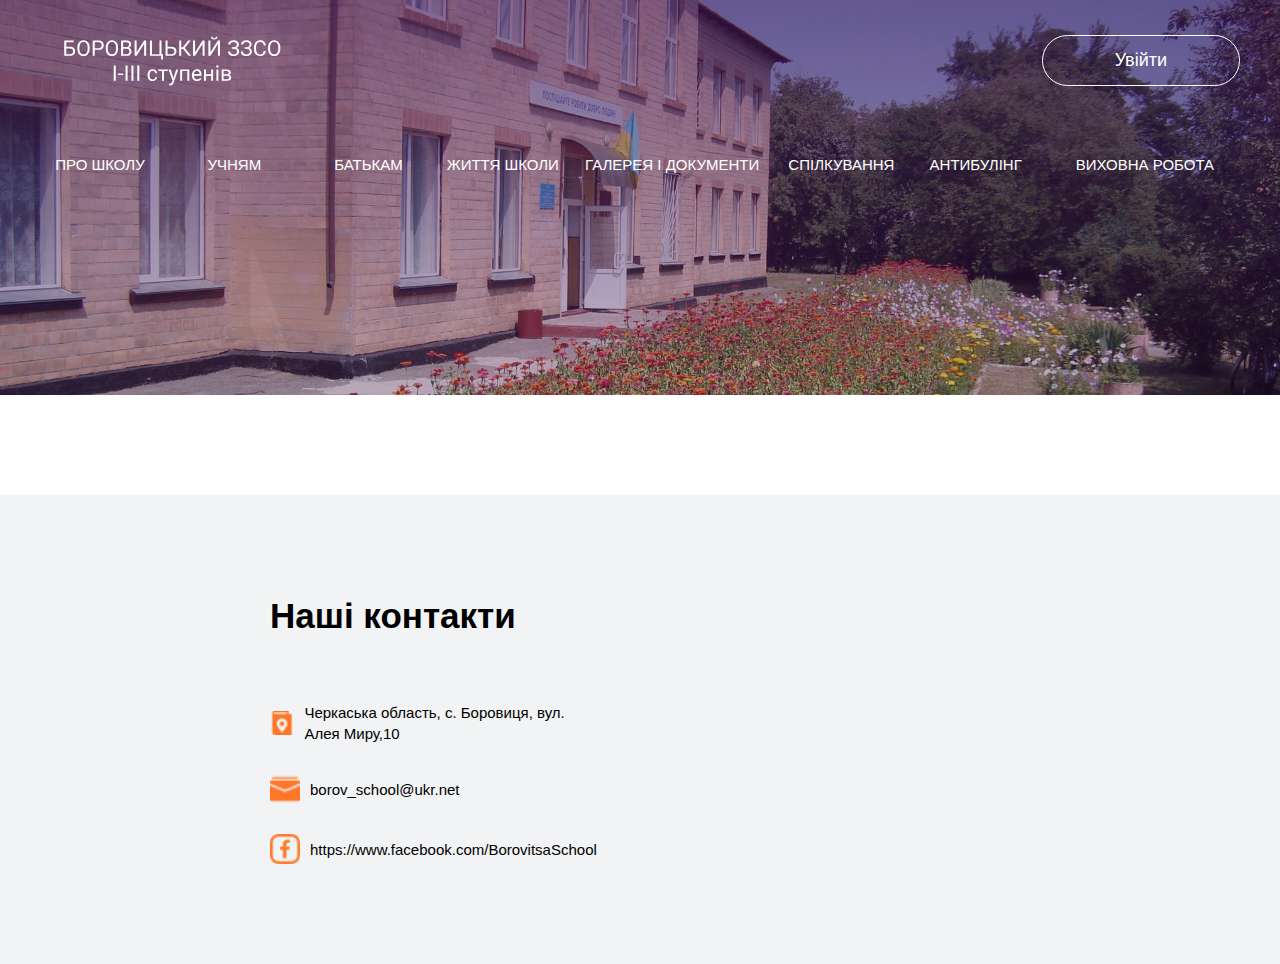
<file: links/history school.html>
<!DOCTYPE html>
<html lang="en">
<head>
    <meta charset="UTF-8">
    <meta name="viewport" content="width=device-width, initial-scale=1.0">
    <link rel="stylesheet" href="../css/main.css">
    <title>Всі новини</title>
</head>
<body>
    <header class="header header_cut" id = "header">
        <div class="container container_broad">
            <nav class = "navigation">
                <a href="#" class="logo"></a>
                <a href="#" class="login">Увійти</a>
            </nav>
            <div class="side">
                <ul class="menu">
                    <li class="menu__item menu__list">
                        <a href="#" class="menu__link" data-menu="about-school">Про школу</a>
                        <ul class="submenu" data-submenu="about-school">
                            <li class="submenu__item">
                                <a href="#" class="submenu__link">Основні відомості</a>
                            </li>
                            <li class="submenu__item">
                                <a href="#" class="submenu__link">Історія школи</a>
                            </li>
                            <li class="submenu__item">
                                <a href="#" class="submenu__link">Досягнення</a>
                            </li>
                            <li class="submenu__item">
                                <a href="#" class="submenu__link">Символіка школи</a>
                            </li>
                            <li class="submenu__item">
                                <a href="#" class="submenu__link">Склад шкільного колективу</a>
                            </li>
                            <li class="submenu__item">
                                <a href="#" class="submenu__link">Контакти</a>
                            </li>
                        </ul>
                    </li>
                    <li class="menu__item menu__list">
                        <a href="#" class="menu__link" data-menu="pupils">Учням</a>
                        <ul class="submenu submenu_broad" data-submenu="pupils">
                            <li class="submenu__item">
                                <a href="#" class="submenu__link">Правила внутрішнього розпорядку</a>
                            </li>
                            <li class="submenu__item">
                                <a href="#" class="submenu__link">Бібліотека</a>
                            </li>
                            <li class="submenu__item">
                                <a href="#" class="submenu__link">Дистанційна освіта</a>
                            </li>
                            <li class="submenu__item">
                                <a href="#" class="submenu__link">Атестація та ЗНО</a>
                            </li>
                            <li class="submenu__item">
                                <a href="#" class="submenu__link">Спорт та фізичний розвиток</a>
                            </li>
                            <li class="submenu__item">
                                <a href="#" class="submenu__link">Дошка пошани</a>
                            </li>
                        </ul>
                    </li>
                    <li class="menu__item menu__list">
                        <a href="#" class="menu__link" data-menu="parents">Батькам</a>
                        <ul class="submenu" data-submenu="parents">
                            <li class="submenu__item">
                                <a href="#" class="submenu__link">Поради психолога</a>
                            </li>
                            <li class="submenu__item">
                                <a href="#" class="submenu__link">Батьківські збори</a>
                            </li>
                            <li class="submenu__item">
                                <a href="#" class="submenu__link">Батьківський комітет</a>
                            </li>
                        </ul>
                    </li>
                    <li class="menu__item menu__list">
                        <a href="#" class="menu__link" data-menu="school-life">Життя школи</a>
                        <ul class="submenu" data-submenu="school-life">
                            <li class="submenu__item">
                                <a href="#" class="submenu__link">
                                    Свята та пам'ятні дати
                                </a>
                            </li>
                            <li class="submenu__item">
                                <a href="#" class="submenu__link">
                                    Конкурси та олімпіади
                                </a>
                            </li>
                            <li class="submenu__item">
                                <a href="#" class="submenu__link">
                                    Музей
                                </a>
                            </li>
                            <li class="submenu__item">
                                <a href="#" class="submenu__link">
                                    Творчі колективи та команди
                                </a>
                            </li>
                            <li class="submenu__item">
                                <a href="#" class="submenu__link">
                                    Подорожі і табори
                                </a>
                            </li>
                        </ul>
                    </li>
                    <li class="menu__item menu__list">
                        <a href="#" class="menu__link menu__link_big" data-menu="gallery">Галерея і документи</a>
                        <ul class="submenu submenu_broad" data-submenu="gallery">
                            <li class="submenu__item">
                                <a href="#" class="submenu__link">Фото</a>
                            </li>
                            <li class="submenu__item">
                                <a href="#" class="submenu__link">Відео</a>
                            </li>
                            <li class="submenu__item">
                                <a href="#" class="submenu__link">Аудіо</a>
                            </li>
                            <li class="submenu__item">
                                <a href="#" class="submenu__link">Нормативні документи</a>
                            </li>
                            <li class="submenu__item">
                                <a href="#" class="submenu__link">Файловий архів</a>
                            </li>
                        </ul>
                    </li>
                    <li class="menu__item menu__list">
                        <a href="#" class="menu__link" data-menu="communication">Спілкування</a>
                        <ul class="submenu" data-submenu="communication">
                            <li class="submenu__item">
                                <a href="#" class="submenu__link">Форма зворотнього зв&#039;язку</a>
                            </li>
                            <li class="submenu__item">
                                <a href="#" class="submenu__link">Чат</a>
                            </li>
                            <li class="submenu__item">
                                <a href="#" class="submenu__link">Форум</a>
                            </li>
                        </ul>
                    </li>
                    <li class="menu__item menu__list">
                        <a href="#" class="menu__link" data-menu="antibullying">Антибулінг</a>
                        <ul class="submenu submenu_big" data-submenu="antibullying">
                            <li class="submenu__item">
                                <a href="#" class="submenu__link">План заходів протидії булінгу</a>
                            </li>
                            <li class="submenu__item">
                                <a href="#" class="submenu__link">Нормативні документи щодо профілактики булінгу</a>
                            </li>
                            <li class="submenu__item">
                                <a href="#" class="submenu__link">Порядок розгляду випадків булінгу</a>
                            </li>
                        </ul>
                    </li>
                    <li class="menu__item menu__list">
                        <a href="#" class="menu__link menu__link_big" data-menu="educational work">Виховна робота</a>
                        <ul class="submenu submenu_broad" data-submenu="educational work">
                            <li class="submenu__item">
                                <a href="#" class="submenu__link">Патріотичне виховання</a>
                            </li>
                            <li class="submenu__item">
                                <a href="#" class="submenu__link">Календар пам&#039;ятних дат</a>
                            </li>
                            <li class="submenu__item">
                                <a href="#" class="submenu__link">Пам&#039;ятки для учнів</a>
                            </li>
                            <li class="submenu__item">
                                <a href="#" class="submenu__link">Поради батькам</a>
                            </li>
                            <li class="submenu__item">
                                <a href="#" class="submenu__link">Превентивне виховання</a>
                            </li>
                            <li class="submenu__item">
                                <a href="#" class="submenu__link">Шкільний парламент</a>
                            </li>
                        </ul>
                    </li>
                </ul>
            </div>
        </div>
    </header>
    <section>

    </section>
    <footer class="footer">
        <div class="footer-content">
            <h2 class="section-title footer-title">Наші контакти</h2>
                <ul class="contact">
                   <li class="contact__item">
                       <div class="contact__img-adress"></div>
                        <p class="contact__link">Черкаська область, с. Боровиця, вул. Алея Миру,10</p>
                   </li>
                   <li class="contact__item">
                        <div class="contact__img-mail"></div>
                        <a href="borov_school@ukr.net" class="contact__link">borov_school@ukr.net</a>
                    </li>
                    <li class="contact__item">
                        <div class="contact__img-site"></div>
                        <!--noindex-->
                        <a href="https://www.facebook.com/BorovitsaSchool" target = "blank" rel = "nofollow  noopener noreferrer" class="contact__link">
                            https://www.facebook.com/BorovitsaSchool
                        </a>
                        <!--/noindex-->
                    </li>
                </ul>
            </div>
            <iframe id = "map" src="https://www.google.com/maps/embed?pb=!1m18!1m12!1m3!1d3097.7520426415927!2d32.48716203659278!3d49.24060147838051!2m3!1f0!2f0!3f0!3m2!1i1024!2i768!4f13.1!3m3!1m2!1s0x40d1296e0e7bff3b%3A0x1adaf7f853939d52!2z0LLRg9C7LiDQkNC70LXRjyDQnNC40YDRgywg0JHQvtGA0L7QstC40YbRjywg0KfQtdGA0LrQsNGB0YzQutCwINC-0LHQu9Cw0YHRgtGMLCAyMDkyMQ!5e0!3m2!1sru!2sua!4v1604316653097!5m2!1sru!2sua" width="800" height="450" frameborder="0" style="border:0;" allowfullscreen="" aria-hidden="false" tabindex="0" ></iframe>
    </footer>
    <script src="../js/main.js"></script>
</body>
</html>
</file>
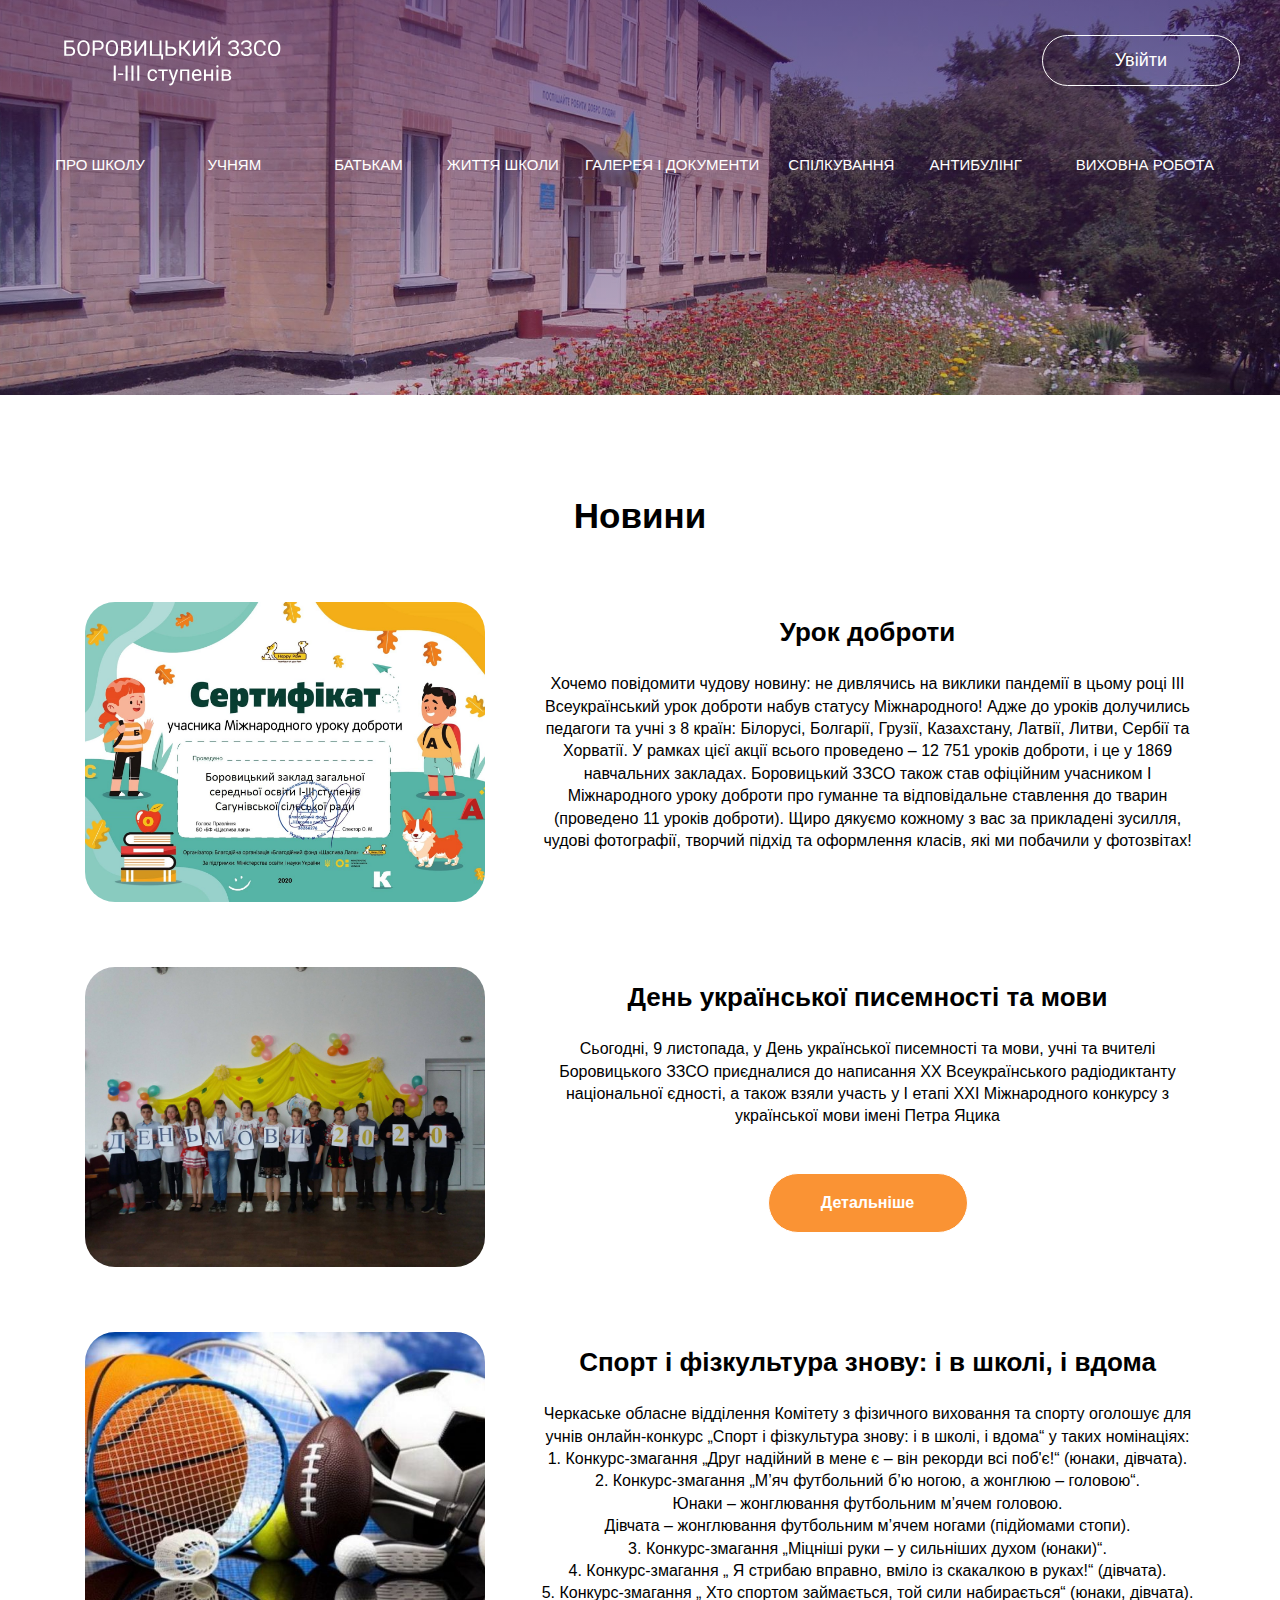
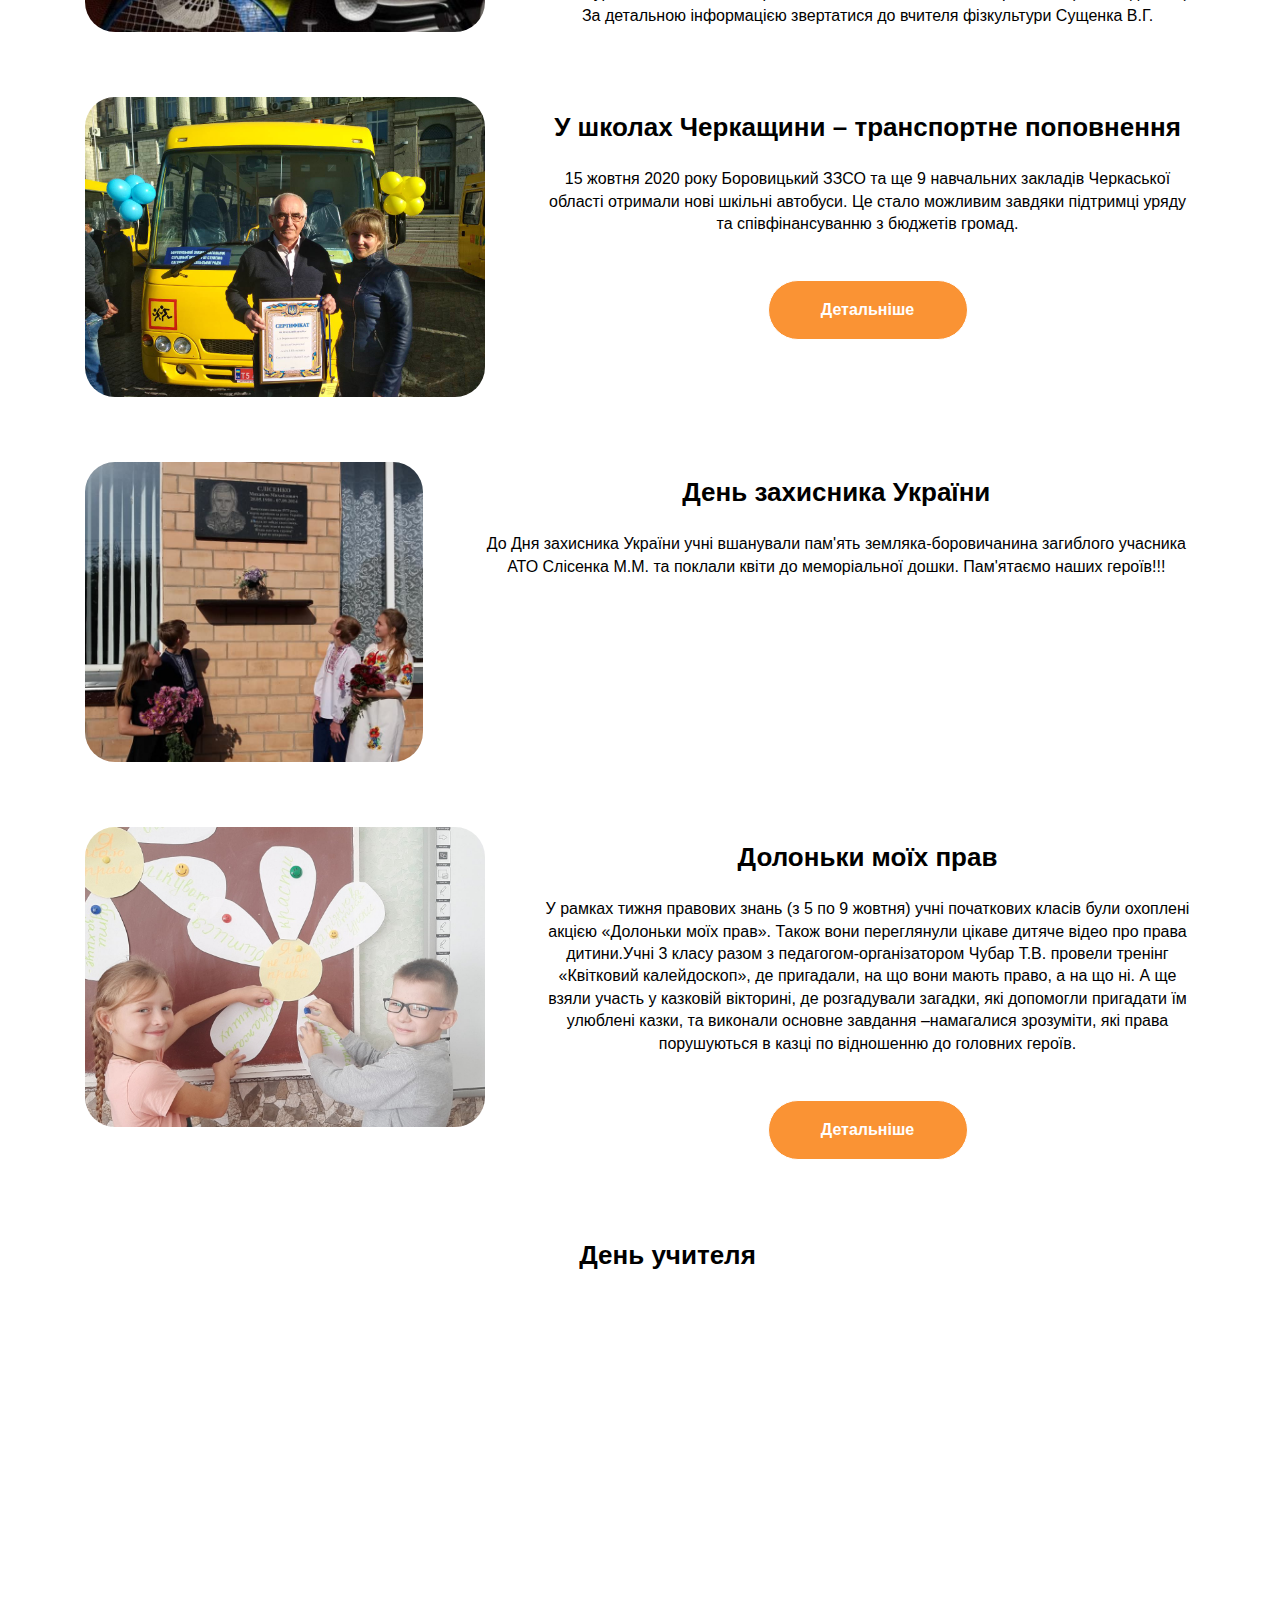
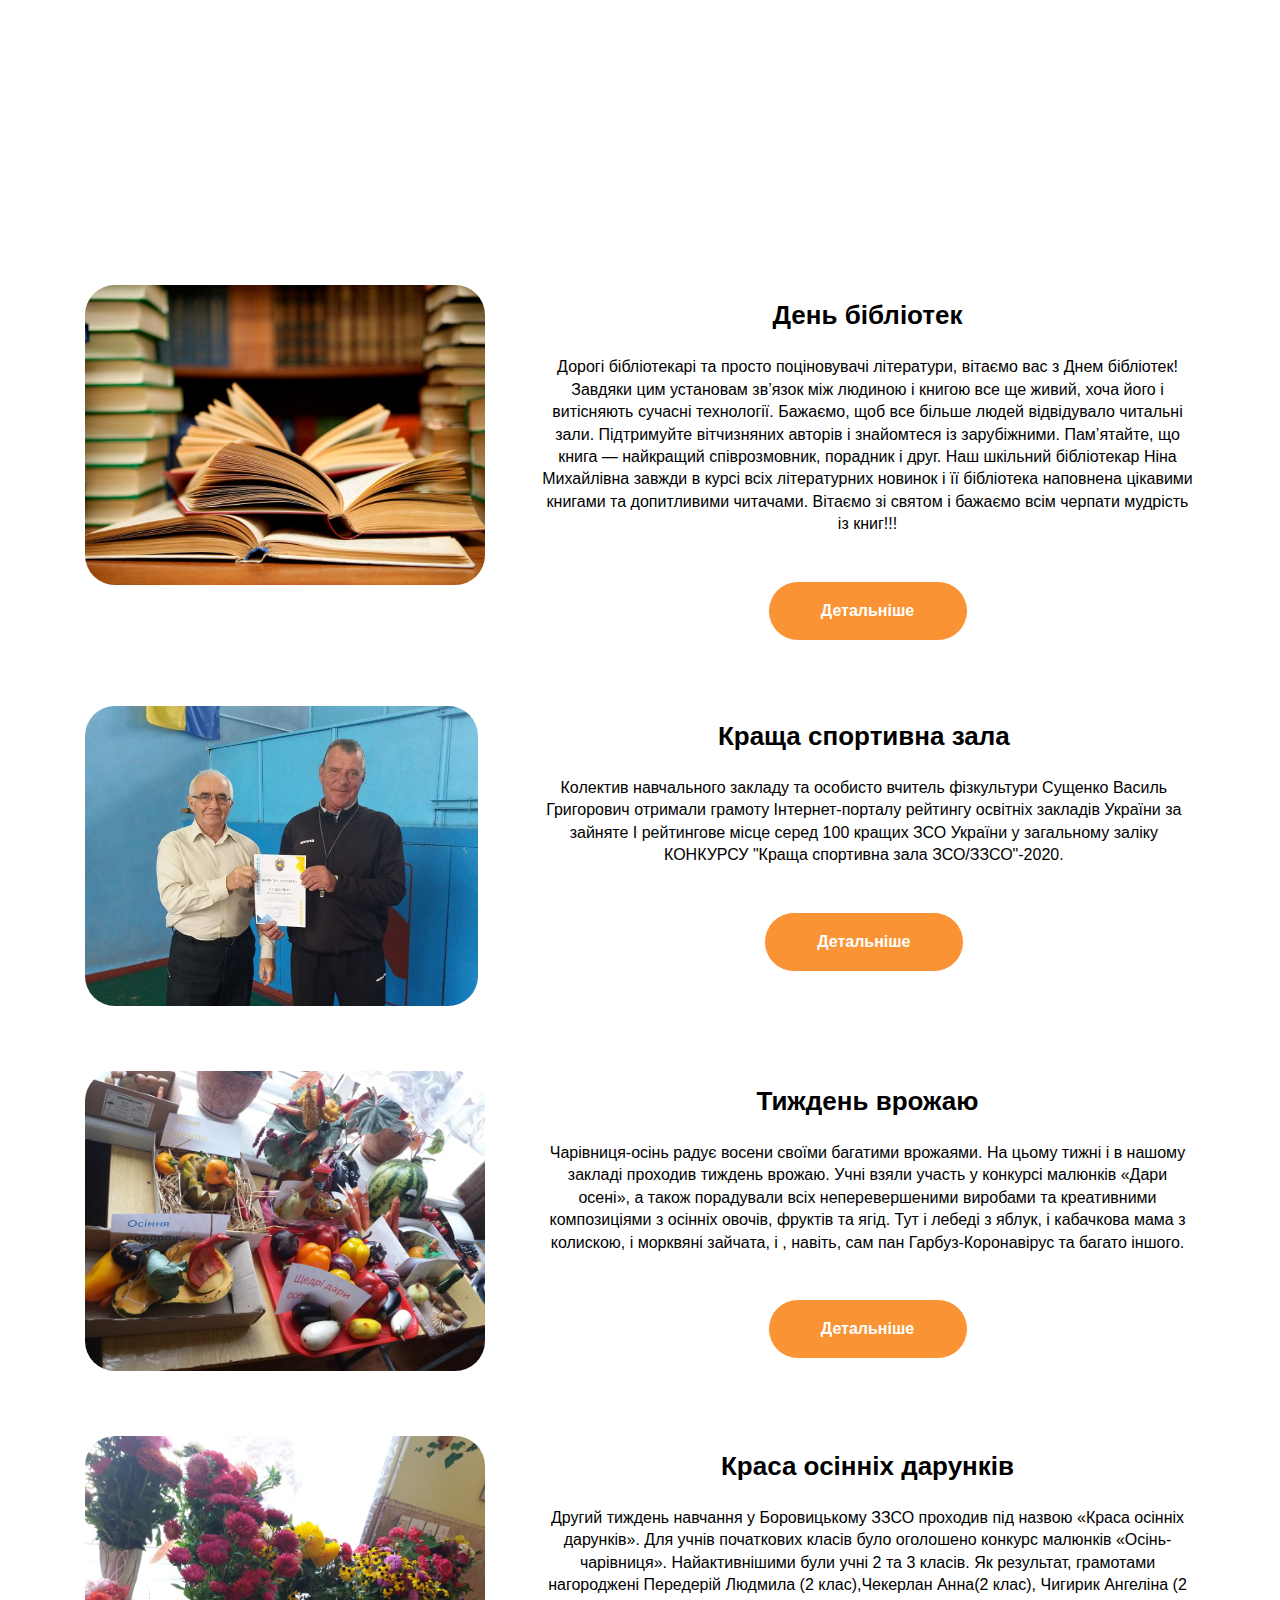
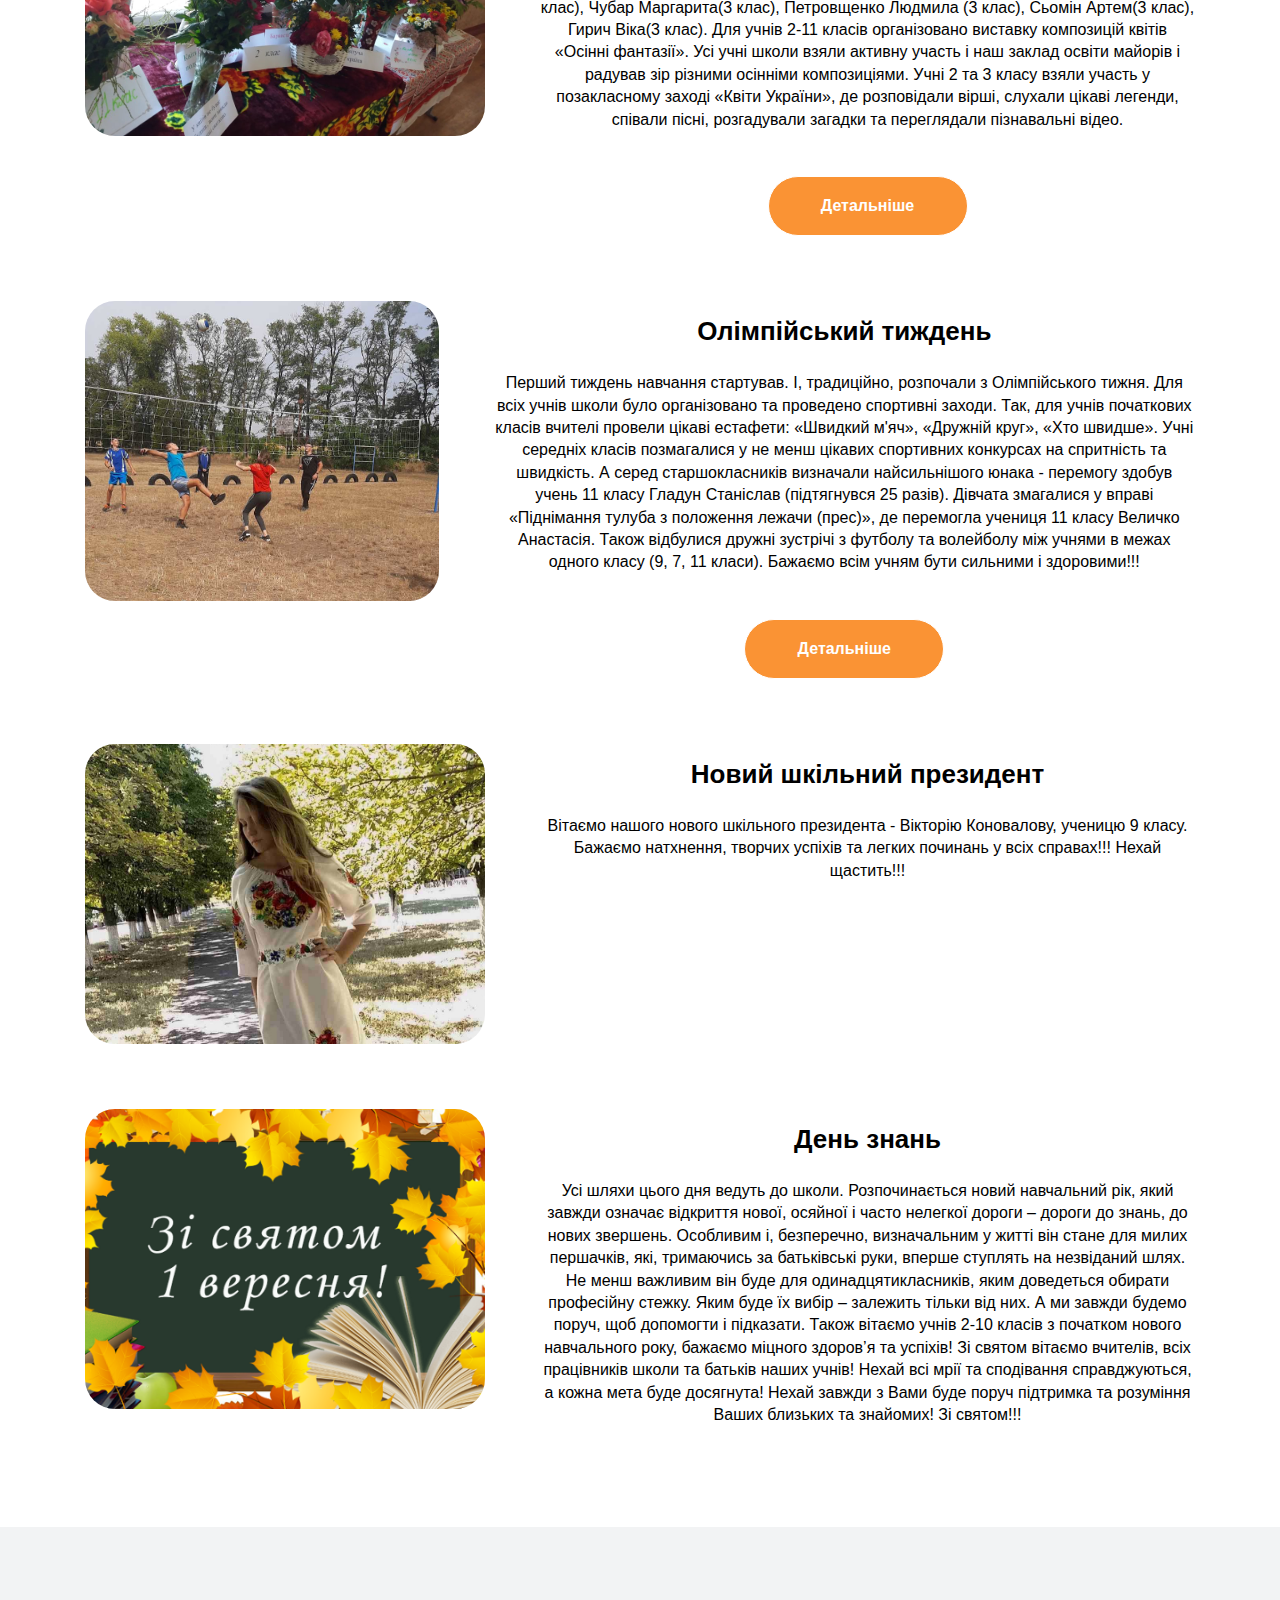
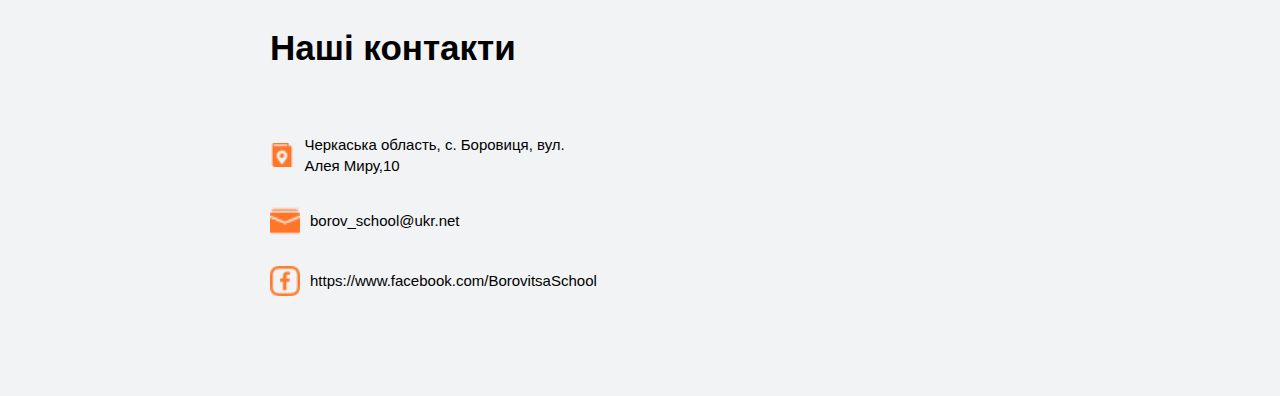
<file: links/news.html>
<!DOCTYPE html>
<html lang="en">
<head>
    <meta charset="UTF-8">
    <meta name="viewport" content="width=device-width, initial-scale=1.0">
    <link rel="stylesheet" href="../css/main.css">
    <title>Всі новини</title>
</head>
<body>
    <header class="header header_cut" id = "header">
        <div class="container container_broad">
            <nav class = "navigation">
                <a href="#" class="logo"></a>
                <a href="#" class="login">Увійти</a>
            </nav>
            <div class="side">
                <ul class="menu">
                    <li class="menu__item menu__list">
                        <a href="#" class="menu__link" data-menu="about-school">Про школу</a>
                        <ul class="submenu" data-submenu="about-school">
                            <li class="submenu__item">
                                <a href="#" class="submenu__link">Основні відомості</a>
                            </li>
                            <li class="submenu__item">
                                <a href="#" class="submenu__link">Історія школи</a>
                            </li>
                            <li class="submenu__item">
                                <a href="#" class="submenu__link">Досягнення</a>
                            </li>
                            <li class="submenu__item">
                                <a href="#" class="submenu__link">Символіка школи</a>
                            </li>
                            <li class="submenu__item">
                                <a href="#" class="submenu__link">Склад шкільного колективу</a>
                            </li>
                            <li class="submenu__item">
                                <a href="#" class="submenu__link">Контакти</a>
                            </li>
                        </ul>
                    </li>
                    <li class="menu__item menu__list">
                        <a href="#" class="menu__link" data-menu="pupils">Учням</a>
                        <ul class="submenu submenu_broad" data-submenu="pupils">
                            <li class="submenu__item">
                                <a href="#" class="submenu__link">Правила внутрішнього розпорядку</a>
                            </li>
                            <li class="submenu__item">
                                <a href="#" class="submenu__link">Бібліотека</a>
                            </li>
                            <li class="submenu__item">
                                <a href="#" class="submenu__link">Дистанційна освіта</a>
                            </li>
                            <li class="submenu__item">
                                <a href="#" class="submenu__link">Атестація та ЗНО</a>
                            </li>
                            <li class="submenu__item">
                                <a href="#" class="submenu__link">Спорт та фізичний розвиток</a>
                            </li>
                            <li class="submenu__item">
                                <a href="#" class="submenu__link">Дошка пошани</a>
                            </li>
                        </ul>
                    </li>
                    <li class="menu__item menu__list">
                        <a href="#" class="menu__link" data-menu="parents">Батькам</a>
                        <ul class="submenu" data-submenu="parents">
                            <li class="submenu__item">
                                <a href="#" class="submenu__link">Поради психолога</a>
                            </li>
                            <li class="submenu__item">
                                <a href="#" class="submenu__link">Батьківські збори</a>
                            </li>
                            <li class="submenu__item">
                                <a href="#" class="submenu__link">Батьківський комітет</a>
                            </li>
                        </ul>
                    </li>
                    <li class="menu__item menu__list">
                        <a href="#" class="menu__link" data-menu="school-life">Життя школи</a>
                        <ul class="submenu" data-submenu="school-life">
                            <li class="submenu__item">
                                <a href="#" class="submenu__link">
                                    Свята та пам'ятні дати
                                </a>
                            </li>
                            <li class="submenu__item">
                                <a href="#" class="submenu__link">
                                    Конкурси та олімпіади
                                </a>
                            </li>
                            <li class="submenu__item">
                                <a href="#" class="submenu__link">
                                    Музей
                                </a>
                            </li>
                            <li class="submenu__item">
                                <a href="#" class="submenu__link">
                                    Творчі колективи та команди
                                </a>
                            </li>
                            <li class="submenu__item">
                                <a href="#" class="submenu__link">
                                    Подорожі і табори
                                </a>
                            </li>
                        </ul>
                    </li>
                    <li class="menu__item menu__list">
                        <a href="#" class="menu__link menu__link_big" data-menu="gallery">Галерея і документи</a>
                        <ul class="submenu submenu_broad" data-submenu="gallery">
                            <li class="submenu__item">
                                <a href="#" class="submenu__link">Фото</a>
                            </li>
                            <li class="submenu__item">
                                <a href="#" class="submenu__link">Відео</a>
                            </li>
                            <li class="submenu__item">
                                <a href="#" class="submenu__link">Аудіо</a>
                            </li>
                            <li class="submenu__item">
                                <a href="#" class="submenu__link">Нормативні документи</a>
                            </li>
                            <li class="submenu__item">
                                <a href="#" class="submenu__link">Файловий архів</a>
                            </li>
                        </ul>
                    </li>
                    <li class="menu__item menu__list">
                        <a href="#" class="menu__link" data-menu="communication">Спілкування</a>
                        <ul class="submenu" data-submenu="communication">
                            <li class="submenu__item">
                                <a href="#" class="submenu__link">Форма зворотнього зв&#039;язку</a>
                            </li>
                            <li class="submenu__item">
                                <a href="#" class="submenu__link">Чат</a>
                            </li>
                            <li class="submenu__item">
                                <a href="#" class="submenu__link">Форум</a>
                            </li>
                        </ul>
                    </li>
                    <li class="menu__item menu__list">
                        <a href="#" class="menu__link" data-menu="antibullying">Антибулінг</a>
                        <ul class="submenu submenu_big" data-submenu="antibullying">
                            <li class="submenu__item">
                                <a href="#" class="submenu__link">План заходів протидії булінгу</a>
                            </li>
                            <li class="submenu__item">
                                <a href="#" class="submenu__link">Нормативні документи щодо профілактики булінгу</a>
                            </li>
                            <li class="submenu__item">
                                <a href="#" class="submenu__link">Порядок розгляду випадків булінгу</a>
                            </li>
                        </ul>
                    </li>
                    <li class="menu__item menu__list">
                        <a href="#" class="menu__link menu__link_big" data-menu="educational work">Виховна робота</a>
                        <ul class="submenu submenu_broad" data-submenu="educational work">
                            <li class="submenu__item">
                                <a href="#" class="submenu__link">Патріотичне виховання</a>
                            </li>
                            <li class="submenu__item">
                                <a href="#" class="submenu__link">Календар пам&#039;ятних дат</a>
                            </li>
                            <li class="submenu__item">
                                <a href="#" class="submenu__link">Пам&#039;ятки для учнів</a>
                            </li>
                            <li class="submenu__item">
                                <a href="#" class="submenu__link">Поради батькам</a>
                            </li>
                            <li class="submenu__item">
                                <a href="#" class="submenu__link">Превентивне виховання</a>
                            </li>
                            <li class="submenu__item">
                                <a href="#" class="submenu__link">Шкільний парламент</a>
                            </li>
                        </ul>
                    </li>
                </ul>
            </div>
        </div>
    </header>
    <section class="news" id = "news">
        <div class="container">
            <h2 class="section-title">Новини</h2>
            <ul class="new">
                <li class="new__item">
                    <img src="../links/news/img/urok_dobroty.jpg" alt="photo" class="new__img">
                    <div class="new__content">
                        <h3 class="new__title">Урок доброти</h3>
                        <p class="new__text">
                            Хочемо повідомити чудову новину: не дивлячись на виклики пандемії в цьому році ІІІ Всеукраїнський 
                            урок доброти набув статусу Міжнародного! Адже до уроків долучились педагоги та учні з  8 країн: 
                            Білорусі, Болгарії, Грузії, Казахстану, Латвії, Литви, Сербії та Хорватії.
                            У рамках цієї акції всього проведено – 12 751 уроків доброти, і це у 1869 навчальних закладах.
                            Боровицький ЗЗСО також став офіційним учасником І Міжнародного уроку доброти про гуманне та 
                            відповідальне ставлення до тварин  (проведено 11 уроків доброти).
                            Щиро дякуємо кожному з вас за прикладені зусилля, чудові фотографії, творчий підхід 
                            та оформлення класів, які ми побачили у фотозвітах!
                        </p>
                    </div>
                </li>
                <li class="new__item">
                    <img src="../links/news/img/language_day_2020.jpg" alt="photo" class="new__img">
                    <div class="new__content">
                        <h3 class="new__title">День української писемності та мови</h3>
                        <p class="new__text">
                            Сьогодні, 9 листопада, у День української писемності та мови, учні та вчителі Боровицького ЗЗСО 
                            приєдналися до написання ХХ Всеукраїнського радіодиктанту національної єдності, а також взяли участь
                             у І етапі ХХІ Міжнародного конкурсу з української мови імені Петра Яцика  
                        </p>
                        <a href="../links/news/details/Day of written language/writing.html" class="new__details btn">Детальніше</a>
                    </div>
                </li>
                <li class="new__item">
                    <img src="../links/news/img/sports_contest_november2020.jpg" alt="photo" class="new__img">
                    <div class="new__content">
                        <h3 class="new__title">Спорт і фізкультура знову: і в школі, і вдома</h3>
                        <p class="new__text">
                            Черкаське обласне відділення Комітету з фізичного виховання та спорту оголошує для учнів онлайн-конкурс
                            „Спорт і фізкультура знову: і в школі, і вдома“ у таких номінаціях: <br>
                            1. Конкурс-змагання „Друг надійний в мене є – він рекорди всі поб'є!“ (юнаки, дівчата). <br>
                            2. Конкурс-змагання „М’яч футбольний б’ю ногою, а жонглюю – головою“. <br>
                            Юнаки – жонглювання футбольним м’ячем головою. <br>
                            Дівчата – жонглювання футбольним м’ячем ногами (підйомами стопи).<br>
                            3. Конкурс-змагання „Міцніші руки – у сильніших духом (юнаки)“. <br>
                            4. Конкурс-змагання „ Я стрибаю вправно, вміло із скакалкою в руках!“ (дівчата). <br>
                            5. Конкурс-змагання „ Хто спортом займається, той сили набирається“  (юнаки, дівчата). <br>
                            За детальною інформацією звертатися до вчителя фізкультури Сущенка В.Г. 
                        </p>
                    </div>
                </li>
                <li class="new__item">
                    <img src="../links/news/img/new_bus.jpg" alt="photo" class="new__img">
                    <div class="new__content">
                        <h3 class="new__title">У школах Черкащини – транспортне поповнення</h3>
                        <p class="new__text">
                            15 жовтня 2020 року Боровицький ЗЗСО та ще 9 навчальних закладів Черкаської області отримали нові шкільні автобуси.  
                            Це стало можливим завдяки підтримці уряду та співфінансуванню з бюджетів громад.
                        </p>
                        <a href="../links/news/details/New bus/new_bus.html" class="new__details btn">Детальніше</a>
                    </div>
                </li>
                <li class="new__item">
                    <img src="../links/news/img/Defender of Ukraine Day.jpg" alt="photo" class="new__img">
                    <div class="new__content">
                        <h3 class="new__title">День захисника України</h3>
                        <p class="new__text">
                            До Дня захисника України учні вшанували пам'ять земляка-боровичанина загиблого учасника АТО Слісенка М.М. та поклали квіти до меморіальної дошки. Пам'ятаємо наших героїв!!!
                        </p>
                    </div>
                </li>
                <li class="new__item">
                    <img src="../links/news/img/The palms of my rights.jpg" alt="photo" class="new__img">
                    <div class="new__content">
                        <h3 class="new__title">Долоньки моїх прав</h3>
                        <p class="new__text">
                            У рамках тижня правових знань (з 5 по 9 жовтня) учні початкових класів були охоплені акцією «Долоньки моїх прав». 
                            Також вони переглянули цікаве дитяче відео про права дитини.Учні 3 класу  разом з педагогом-організатором  Чубар Т.В. провели  тренінг «Квітковий калейдоскоп», де пригадали, на що вони мають право, а на що ні. А ще взяли участь у казковій вікторині, де  розгадували загадки, які допомогли пригадати їм улюблені казки, та виконали основне 
                            завдання –намагалися зрозуміти, які права порушуються в казці по відношенню до головних героїв.
                        </p>
                        <a href="../links/news/details/The palms of my rights/laws.html" class="new__details btn">Детальніше</a>
                    </div>
                </li>
                <li class="new__item">
                    <div class="new__content">
                        <h3 class="new__title">День учителя</h3>
                        <iframe class="new__video" width="950" height="480" src="https://www.youtube.com/embed/Tpi0RJi0VBA" frameborder="0" allow="accelerometer; autoplay; clipboard-write; encrypted-media; gyroscope; picture-in-picture" allowfullscreen></iframe>
                    </div>
                </li>
                <li class="new__item">
                    <img src="../links/news/img/DEN-bibl.jpeg" alt="photo" class="new__img">
                    <div class="new__content">
                        <h3 class="new__title">День бібліотек</h3>
                        <p class="new__text">
                            Дорогі бібліотекарі та просто поціновувачі літератури, вітаємо вас з Днем бібліотек! Завдяки цим установам зв’язок між людиною і книгою все ще живий, хоча його і витісняють сучасні технології. Бажаємо, щоб все більше людей відвідувало читальні зали. Підтримуйте вітчизняних авторів і знайомтеся із зарубіжними. Пам’ятайте, що книга — найкращий співрозмовник, порадник і друг. 
                            Наш шкільний бібліотекар Ніна Михайлівна завжди в курсі всіх  літературних новинок і її бібліотека наповнена цікавими книгами та допитливими читачами.
                            Вітаємо зі святом і бажаємо всім черпати мудрість із книг!!!
                        </p>
                        <a href="../links/news/details/Day library/library_day.html" class="new__details btn">Детальніше</a>
                    </div>
                </li>
                <li class="new__item">
                    <img src="../links/news/img/the gym is the best.jpg" alt="photo" class="new__img">
                    <div class="new__content">
                        <h3 class="new__title">Краща спортивна зала</h3>
                        <p class="new__text">
                            Колектив навчального закладу та особисто вчитель фізкультури Сущенко Василь Григорович 
                            отримали грамоту Інтернет-порталу рейтингу освітніх закладів України за зайняте 
                            І рейтингове місце серед 100 кращих ЗСО України 
                            у загальному заліку КОНКУРСУ "Краща спортивна зала ЗСО/ЗЗСО"-2020.
                        </p>
                        <a href="../links/news/details/The gym is the best/gym.html" class="new__details btn">Детальніше</a>
                    </div>
                </li>
                <li class="new__item">
                    <img src="../links/news/img/harvest gifts.jpg" alt="photo" class="new__img">
                    <div class="new__content">
                        <h3 class="new__title">Тиждень врожаю</h3>
                        <p class="new__text">
                            Чарівниця-осінь радує восени своїми багатими врожаями. На цьому тижні і в нашому закладі проходив тиждень врожаю.
                            Учні  взяли участь у конкурсі малюнків «Дари осені», а також порадували всіх 
                            неперевершеними виробами та креативними композиціями з осінніх овочів, фруктів та ягід. 
                            Тут і лебеді з яблук, і кабачкова мама з колискою, 
                            і морквяні зайчата, і , навіть, сам пан Гарбуз-Коронавірус та багато іншого.
                        </p>
                        <a href="../links/news/details/Harvest gifts/harvest_gifts.html" class="new__details btn">Детальніше</a>
                    </div>
                </li>
                <li class="new__item">
                    <img src="../links/news/img/autumn present.jpg" alt="photo" class="new__img">
                    <div class="new__content">
                        <h3 class="new__title">Краса осінніх дарунків</h3>
                        <p class="new__text">
                            Другий тиждень навчання у Боровицькому ЗЗСО проходив під назвою «Краса осінніх дарунків». 
                            Для учнів початкових класів було оголошено конкурс малюнків 
                            «Осінь-чарівниця». Найактивнішими були учні 2 та 3 класів. Як результат, грамотами 
                            нагороджені 
                            Передерій Людмила (2 клас),Чекерлан Анна(2 клас), Чигирик Ангеліна (2 клас), 
                            Чубар Маргарита(3 клас), 
                            Петровщенко Людмила (3 клас), Сьомін Артем(3 клас), Гирич Віка(3 клас).
                            Для учнів 2-11 класів організовано виставку композицій квітів «Осінні фантазії». 
                            Усі учні школи взяли активну участь і наш заклад 
                            освіти майорів і радував зір різними осінніми композиціями. 
                            Учні 2 та 3 класу взяли участь у позакласному заході «Квіти України», де розповідали 
                            вірші, слухали цікаві легенди, співали пісні, розгадували загадки та переглядали 
                            пізнавальні відео.
                        </p>
                        <a href="../links/news/details/Autumn present/autumn_present.html" class="new__details btn">Детальніше</a>
                    </div>
                </li>
                <li class="new__item">
                    <img src="../links/news/img/sport_week.jpg" alt="photo" class="new__img">
                    <div class="new__content">
                        <h3 class="new__title">Олімпійський тиждень</h3>
                        <p class="new__text">
                            Перший тиждень навчання стартував. І, традиційно, розпочали з Олімпійського тижня.
                             Для всіх учнів школи було організовано та проведено спортивні заходи. Так, 
                             для учнів початкових класів вчителі провели цікаві естафети: «Швидкий м'яч», 
                             «Дружній круг», «Хто швидше».
                            Учні середніх класів позмагалися  у не менш цікавих спортивних конкурсах на спритність 
                            та швидкість. А серед старшокласників визначали найсильнішого юнака - перемогу здобув 
                            учень 11 класу Гладун Станіслав (підтягнувся 25 разів). Дівчата змагалися у вправі 
                            «Піднімання тулуба з положення лежачи (прес)», де перемогла учениця 11 класу 
                            Величко Анастасія. Також відбулися дружні зустрічі з футболу та волейболу між учнями 
                            в межах одного класу (9, 7, 11 класи). 
                            Бажаємо всім учням бути сильними і здоровими!!!
                        </p>
                        <a href="../links/news/details/Sport week/sport_week.html" class="new__details btn">Детальніше</a>
                    </div>
                </li>
                <li class="new__item">
                    <img src="../links/news/img/school_president.jpg" alt="photo" class="new__img">
                    <div class="new__content">
                        <h3 class="new__title">Новий шкільний президент</h3>
                        <p class="new__text">
                            Вітаємо нашого нового шкільного президента - Вікторію Коновалову, ученицю 9 класу. 
                            Бажаємо натхнення, творчих успіхів та легких починань у всіх справах!!! Нехай щастить!!!
                        </p>
                    </div>
                </li>
                <li class="new__item">
                    <img src="../links/news/img/day of knowlege.png" alt="photo" class="new__img">
                    <div class="new__content">
                        <h3 class="new__title">День знань</h3>
                        <p class="new__text">
                            Усі шляхи цього дня ведуть до школи. Розпочинається новий навчальний рік, 
                            який завжди означає відкриття нової, осяйної і часто нелегкої дороги – дороги до знань, до нових звершень. 
                            Особливим і, безперечно, визначальним у житті він стане для милих першачків, які, тримаючись за батьківські руки, 
                            вперше ступлять на незвіданий шлях. Не менш важливим він буде для одинадцятикласників, яким доведеться обирати 
                            професійну стежку. Яким буде їх вибір – залежить тільки від них. А ми завжди будемо поруч, щоб допомогти і 
                            підказати. Також вітаємо учнів 2-10 класів з початком нового навчального року, бажаємо міцного здоров’я та успіхів! Зі святом вітаємо вчителів, всіх працівників школи та батьків наших учнів! Нехай всі мрії та сподівання справджуються, а кожна мета буде досягнута!
                             Нехай завжди з Вами буде поруч підтримка та розуміння Ваших близьких та знайомих! Зі святом!!!
                        </p>
                    </div>
                </li>
            </ul>
        </div>
    </section>
    <footer class="footer">
        <div class="footer-content">
            <h2 class="section-title footer-title">Наші контакти</h2>
                <ul class="contact">
                   <li class="contact__item">
                       <div class="contact__img-adress"></div>
                        <p class="contact__link">Черкаська область, с. Боровиця, вул. Алея Миру,10</p>
                   </li>
                   <li class="contact__item">
                        <div class="contact__img-mail"></div>
                        <a href="mailto:borov_school@ukr.net" class="contact__link">borov_school@ukr.net</a>
                    </li>
                    <li class="contact__item">
                        <div class="contact__img-site"></div>
                        <!--noindex-->
                        <a href="https://www.facebook.com/BorovitsaSchool" target = "blank" rel = "nofollow  noopener noreferrer" class="contact__link">
                            https://www.facebook.com/BorovitsaSchool
                        </a>
                        <!--/noindex-->
                    </li>
                </ul>
            </div>
            <iframe id = "map" src="https://www.google.com/maps/embed?pb=!1m18!1m12!1m3!1d3097.7520426415927!2d32.48716203659278!3d49.24060147838051!2m3!1f0!2f0!3f0!3m2!1i1024!2i768!4f13.1!3m3!1m2!1s0x40d1296e0e7bff3b%3A0x1adaf7f853939d52!2z0LLRg9C7LiDQkNC70LXRjyDQnNC40YDRgywg0JHQvtGA0L7QstC40YbRjywg0KfQtdGA0LrQsNGB0YzQutCwINC-0LHQu9Cw0YHRgtGMLCAyMDkyMQ!5e0!3m2!1sru!2sua!4v1604316653097!5m2!1sru!2sua" width="800" height="450" frameborder="0" style="border:0;" allowfullscreen="" aria-hidden="false" tabindex="0" ></iframe>
    </footer>
    <script src="../js/main.js"></script>
</body>
</html>
</file>
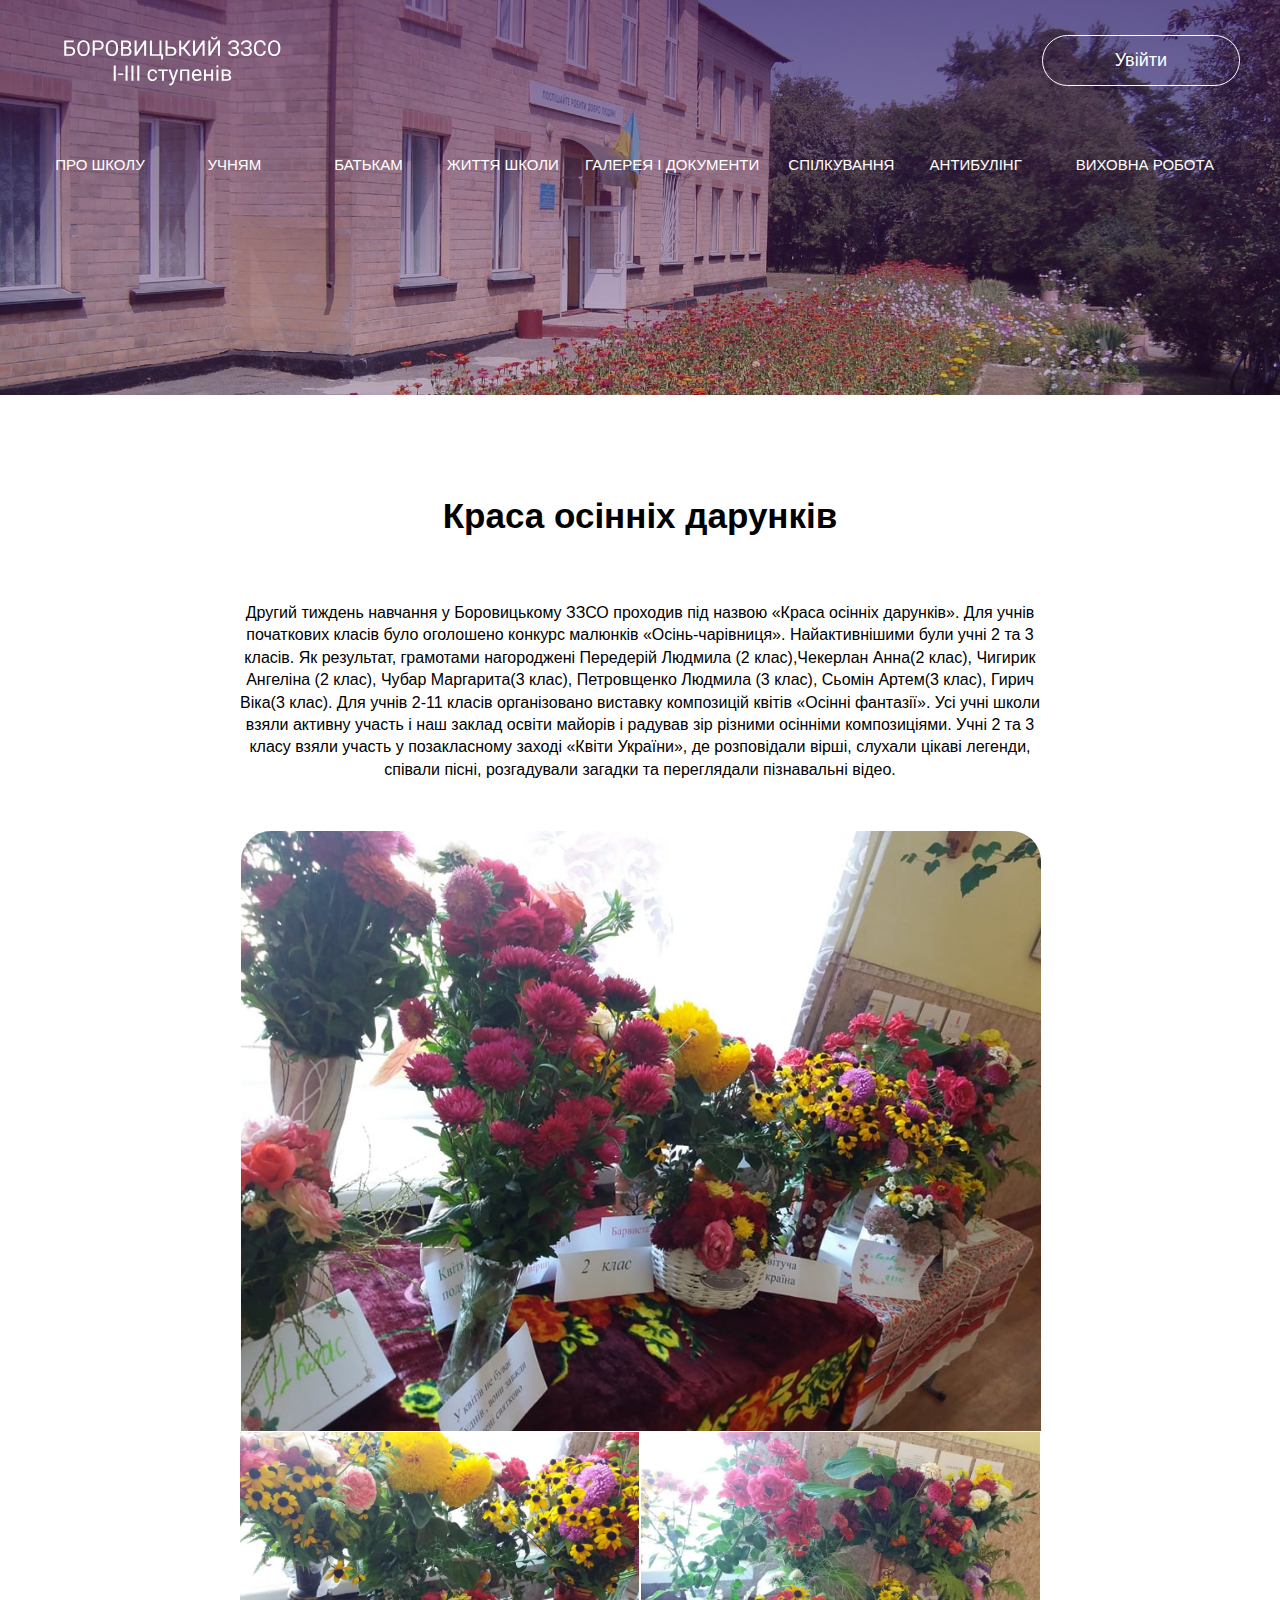
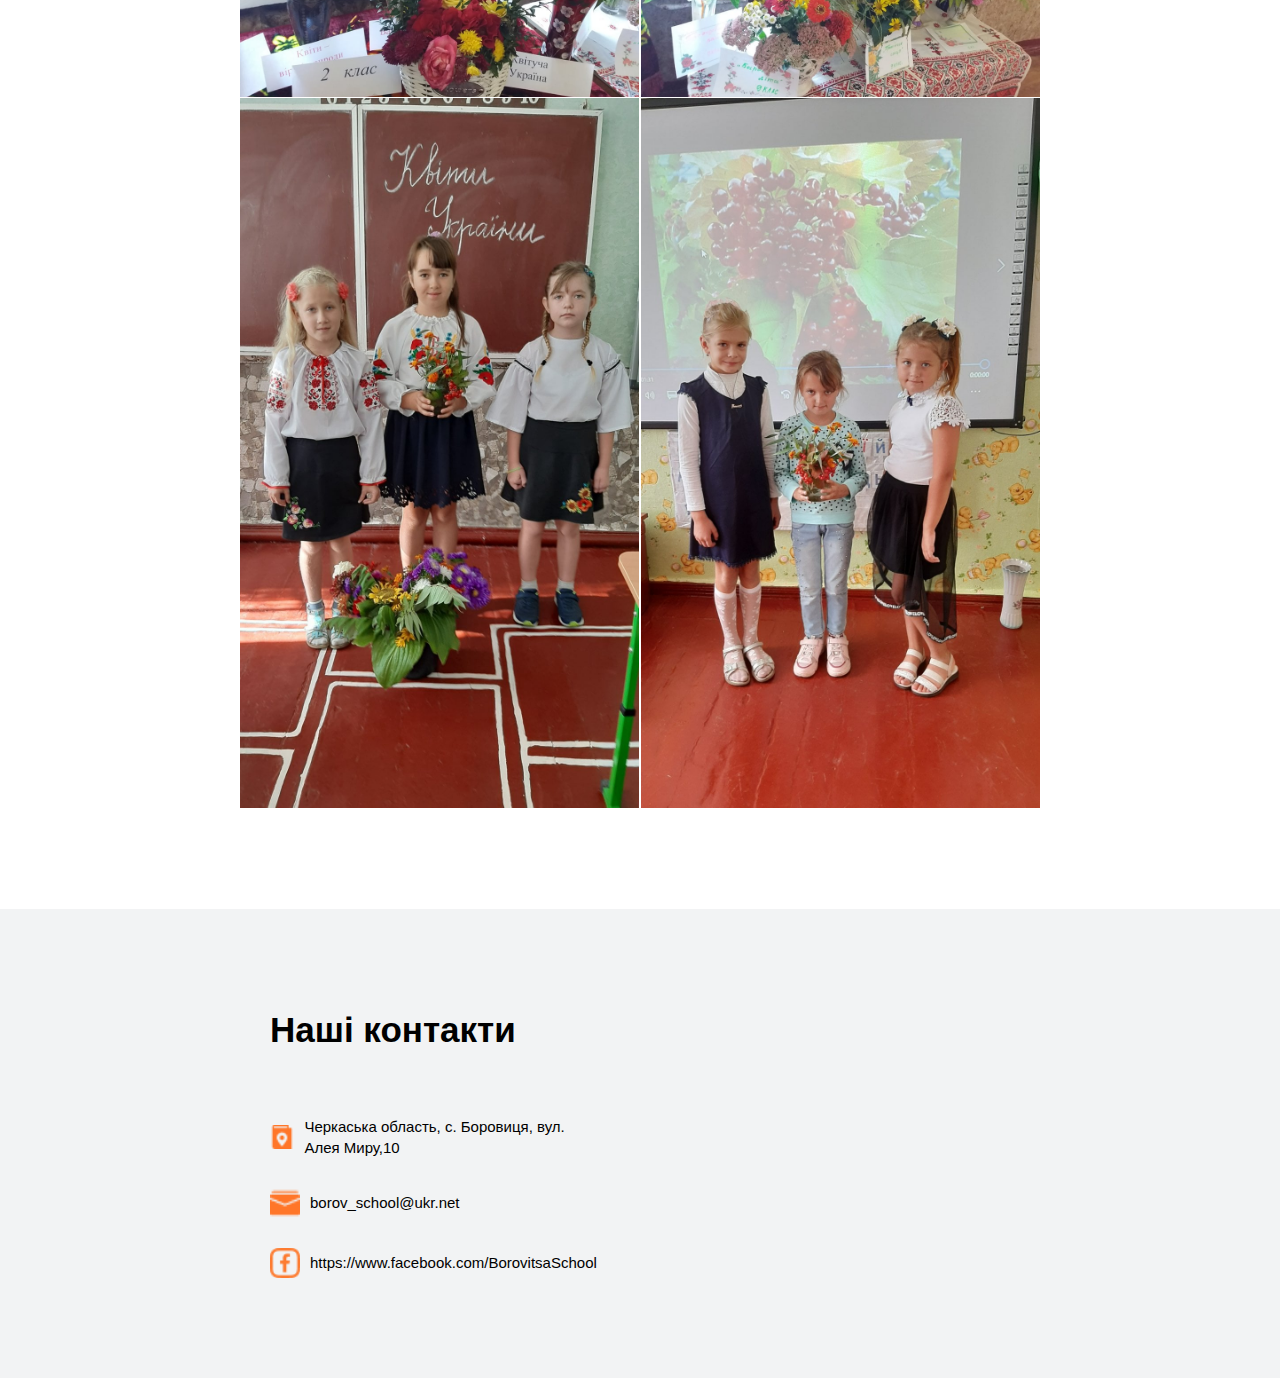
<file: links/news/details/Autumn present/autumn_present.html>
<!DOCTYPE html>
<html lang="en">
<head>
    <meta charset="UTF-8">
    <meta name="viewport" content="width=device-width, initial-scale=1.0">
    <link rel="stylesheet" href="../../../../css/main.css">
    <link rel="stylesheet" href="../../../../css/details.css">
    <title>Всі новини</title>
</head>
<body>
    <header class="header header_cut" id = "header">
        <div class="container container_broad">
            <nav class = "navigation">
                <a href="#" class="logo"></a>
                <a href="#" class="login">Увійти</a>
            </nav>
            <div class="side">
                <ul class="menu">
                    <li class="menu__item menu__list">
                        <a href="#" class="menu__link" data-menu="about-school">Про школу</a>
                        <ul class="submenu" data-submenu="about-school">
                            <li class="submenu__item">
                                <a href="#" class="submenu__link">Основні відомості</a>
                            </li>
                            <li class="submenu__item">
                                <a href="#" class="submenu__link">Історія школи</a>
                            </li>
                            <li class="submenu__item">
                                <a href="#" class="submenu__link">Досягнення</a>
                            </li>
                            <li class="submenu__item">
                                <a href="#" class="submenu__link">Символіка школи</a>
                            </li>
                            <li class="submenu__item">
                                <a href="#" class="submenu__link">Склад шкільного колективу</a>
                            </li>
                            <li class="submenu__item">
                                <a href="#" class="submenu__link">Контакти</a>
                            </li>
                        </ul>
                    </li>
                    <li class="menu__item menu__list">
                        <a href="#" class="menu__link" data-menu="pupils">Учням</a>
                        <ul class="submenu submenu_broad" data-submenu="pupils">
                            <li class="submenu__item">
                                <a href="#" class="submenu__link">Правила внутрішнього розпорядку</a>
                            </li>
                            <li class="submenu__item">
                                <a href="#" class="submenu__link">Бібліотека</a>
                            </li>
                            <li class="submenu__item">
                                <a href="#" class="submenu__link">Дистанційна освіта</a>
                            </li>
                            <li class="submenu__item">
                                <a href="#" class="submenu__link">Атестація та ЗНО</a>
                            </li>
                            <li class="submenu__item">
                                <a href="#" class="submenu__link">Спорт та фізичний розвиток</a>
                            </li>
                            <li class="submenu__item">
                                <a href="#" class="submenu__link">Дошка пошани</a>
                            </li>
                        </ul>
                    </li>
                    <li class="menu__item menu__list">
                        <a href="#" class="menu__link" data-menu="parents">Батькам</a>
                        <ul class="submenu" data-submenu="parents">
                            <li class="submenu__item">
                                <a href="#" class="submenu__link">Поради психолога</a>
                            </li>
                            <li class="submenu__item">
                                <a href="#" class="submenu__link">Батьківські збори</a>
                            </li>
                            <li class="submenu__item">
                                <a href="#" class="submenu__link">Батьківський комітет</a>
                            </li>
                        </ul>
                    </li>
                    <li class="menu__item menu__list">
                        <a href="#" class="menu__link" data-menu="school-life">Життя школи</a>
                        <ul class="submenu" data-submenu="school-life">
                            <li class="submenu__item">
                                <a href="#" class="submenu__link">
                                    Свята та пам'ятні дати
                                </a>
                            </li>
                            <li class="submenu__item">
                                <a href="#" class="submenu__link">
                                    Конкурси та олімпіади
                                </a>
                            </li>
                            <li class="submenu__item">
                                <a href="#" class="submenu__link">
                                    Музей
                                </a>
                            </li>
                            <li class="submenu__item">
                                <a href="#" class="submenu__link">
                                    Творчі колективи та команди
                                </a>
                            </li>
                            <li class="submenu__item">
                                <a href="#" class="submenu__link">
                                    Подорожі і табори
                                </a>
                            </li>
                        </ul>
                    </li>
                    <li class="menu__item menu__list">
                        <a href="#" class="menu__link menu__link_big" data-menu="gallery">Галерея і документи</a>
                        <ul class="submenu submenu_broad" data-submenu="gallery">
                            <li class="submenu__item">
                                <a href="#" class="submenu__link">Фото</a>
                            </li>
                            <li class="submenu__item">
                                <a href="#" class="submenu__link">Відео</a>
                            </li>
                            <li class="submenu__item">
                                <a href="#" class="submenu__link">Аудіо</a>
                            </li>
                            <li class="submenu__item">
                                <a href="#" class="submenu__link">Нормативні документи</a>
                            </li>
                            <li class="submenu__item">
                                <a href="#" class="submenu__link">Файловий архів</a>
                            </li>
                        </ul>
                    </li>
                    <li class="menu__item menu__list">
                        <a href="#" class="menu__link" data-menu="communication">Спілкування</a>
                        <ul class="submenu" data-submenu="communication">
                            <li class="submenu__item">
                                <a href="#" class="submenu__link">Форма зворотнього зв&#039;язку</a>
                            </li>
                            <li class="submenu__item">
                                <a href="#" class="submenu__link">Чат</a>
                            </li>
                            <li class="submenu__item">
                                <a href="#" class="submenu__link">Форум</a>
                            </li>
                        </ul>
                    </li>
                    <li class="menu__item menu__list">
                        <a href="#" class="menu__link" data-menu="antibullying">Антибулінг</a>
                        <ul class="submenu submenu_big" data-submenu="antibullying">
                            <li class="submenu__item">
                                <a href="#" class="submenu__link">План заходів протидії булінгу</a>
                            </li>
                            <li class="submenu__item">
                                <a href="#" class="submenu__link">Нормативні документи щодо профілактики булінгу</a>
                            </li>
                            <li class="submenu__item">
                                <a href="#" class="submenu__link">Порядок розгляду випадків булінгу</a>
                            </li>
                        </ul>
                    </li>
                    <li class="menu__item menu__list">
                        <a href="#" class="menu__link menu__link_big" data-menu="educational work">Виховна робота</a>
                        <ul class="submenu submenu_broad" data-submenu="educational work">
                            <li class="submenu__item">
                                <a href="#" class="submenu__link">Патріотичне виховання</a>
                            </li>
                            <li class="submenu__item">
                                <a href="#" class="submenu__link">Календар пам&#039;ятних дат</a>
                            </li>
                            <li class="submenu__item">
                                <a href="#" class="submenu__link">Пам&#039;ятки для учнів</a>
                            </li>
                            <li class="submenu__item">
                                <a href="#" class="submenu__link">Поради батькам</a>
                            </li>
                            <li class="submenu__item">
                                <a href="#" class="submenu__link">Превентивне виховання</a>
                            </li>
                            <li class="submenu__item">
                                <a href="#" class="submenu__link">Шкільний парламент</a>
                            </li>
                        </ul>
                    </li>
                </ul>
            </div>
        </div>
    </header>
    <section class="news-details" id = "news-details">
        <div class="container">
            <h2 class="section-title">Краса осінніх дарунків</h2>
            <div class="content">
                <p class="content__text new__text">
                    Другий тиждень навчання у Боровицькому ЗЗСО проходив під назвою «Краса осінніх дарунків». 
                    Для учнів початкових класів було оголошено конкурс малюнків «Осінь-чарівниця». 
                    Найактивнішими були учні 2 та 3 класів. Як результат, грамотами нагороджені 
                    Передерій Людмила (2 клас),Чекерлан Анна(2 клас), Чигирик Ангеліна (2 клас), Чубар Маргарита(3 клас), 
                    Петровщенко Людмила (3 клас), Сьомін Артем(3 клас), Гирич Віка(3 клас). Для учнів 2-11 класів організовано 
                    виставку композицій квітів «Осінні фантазії». Усі учні школи взяли активну участь і наш заклад освіти майорів 
                    і радував зір різними осінніми композиціями. Учні 2 та 3 класу взяли участь у позакласному заході «Квіти України», 
                    де розповідали вірші, 
                    слухали цікаві легенди, співали пісні, розгадували загадки та переглядали пізнавальні відео.
                </p>
                <div class="content__gallery">
                    <img class="content__img" src="img/photo4.jpg" alt="Краса осінніх дарунків">
                    <img class="content__img" src="img/photo3.jpg" alt="Краса осінніх дарунків">
                    <img class="content__img" src="img/photo6.jpg" alt="Краса осінніх дарунків">
                    <img class="content__img content__img_full" src="img/photo1.jpg" alt="Краса осінніх дарунків">
                    <img class="content__img content__img_full" src="img/photo2.jpg" alt="Краса осінніх дарунків">
                </div>
            </div>
        </div>
    </section>
    <footer class="footer">
        <div class="footer-content">
            <h2 class="section-title footer-title">Наші контакти</h2>
                <ul class="contact">
                   <li class="contact__item">
                       <div class="contact__img-adress"></div>
                        <p class="contact__link">Черкаська область, с. Боровиця, вул. Алея Миру,10</p>
                   </li>
                   <li class="contact__item">
                        <div class="contact__img-mail"></div>
                        <a href="borov_school@ukr.net" class="contact__link">borov_school@ukr.net</a>
                    </li>
                    <li class="contact__item">
                        <div class="contact__img-site"></div>
                        <!--noindex-->
                        <a href="https://www.facebook.com/BorovitsaSchool" target = "blank" rel = "nofollow  noopener noreferrer" class="contact__link">
                            https://www.facebook.com/BorovitsaSchool
                        </a>
                        <!--/noindex-->
                    </li>
                </ul>
            </div>
            <iframe id = "map" src="https://www.google.com/maps/embed?pb=!1m18!1m12!1m3!1d3097.7520426415927!2d32.48716203659278!3d49.24060147838051!2m3!1f0!2f0!3f0!3m2!1i1024!2i768!4f13.1!3m3!1m2!1s0x40d1296e0e7bff3b%3A0x1adaf7f853939d52!2z0LLRg9C7LiDQkNC70LXRjyDQnNC40YDRgywg0JHQvtGA0L7QstC40YbRjywg0KfQtdGA0LrQsNGB0YzQutCwINC-0LHQu9Cw0YHRgtGMLCAyMDkyMQ!5e0!3m2!1sru!2sua!4v1604316653097!5m2!1sru!2sua" width="800" height="450" frameborder="0" style="border:0;" allowfullscreen="" aria-hidden="false" tabindex="0" ></iframe>
    </footer>
</body>
</html>
</file>
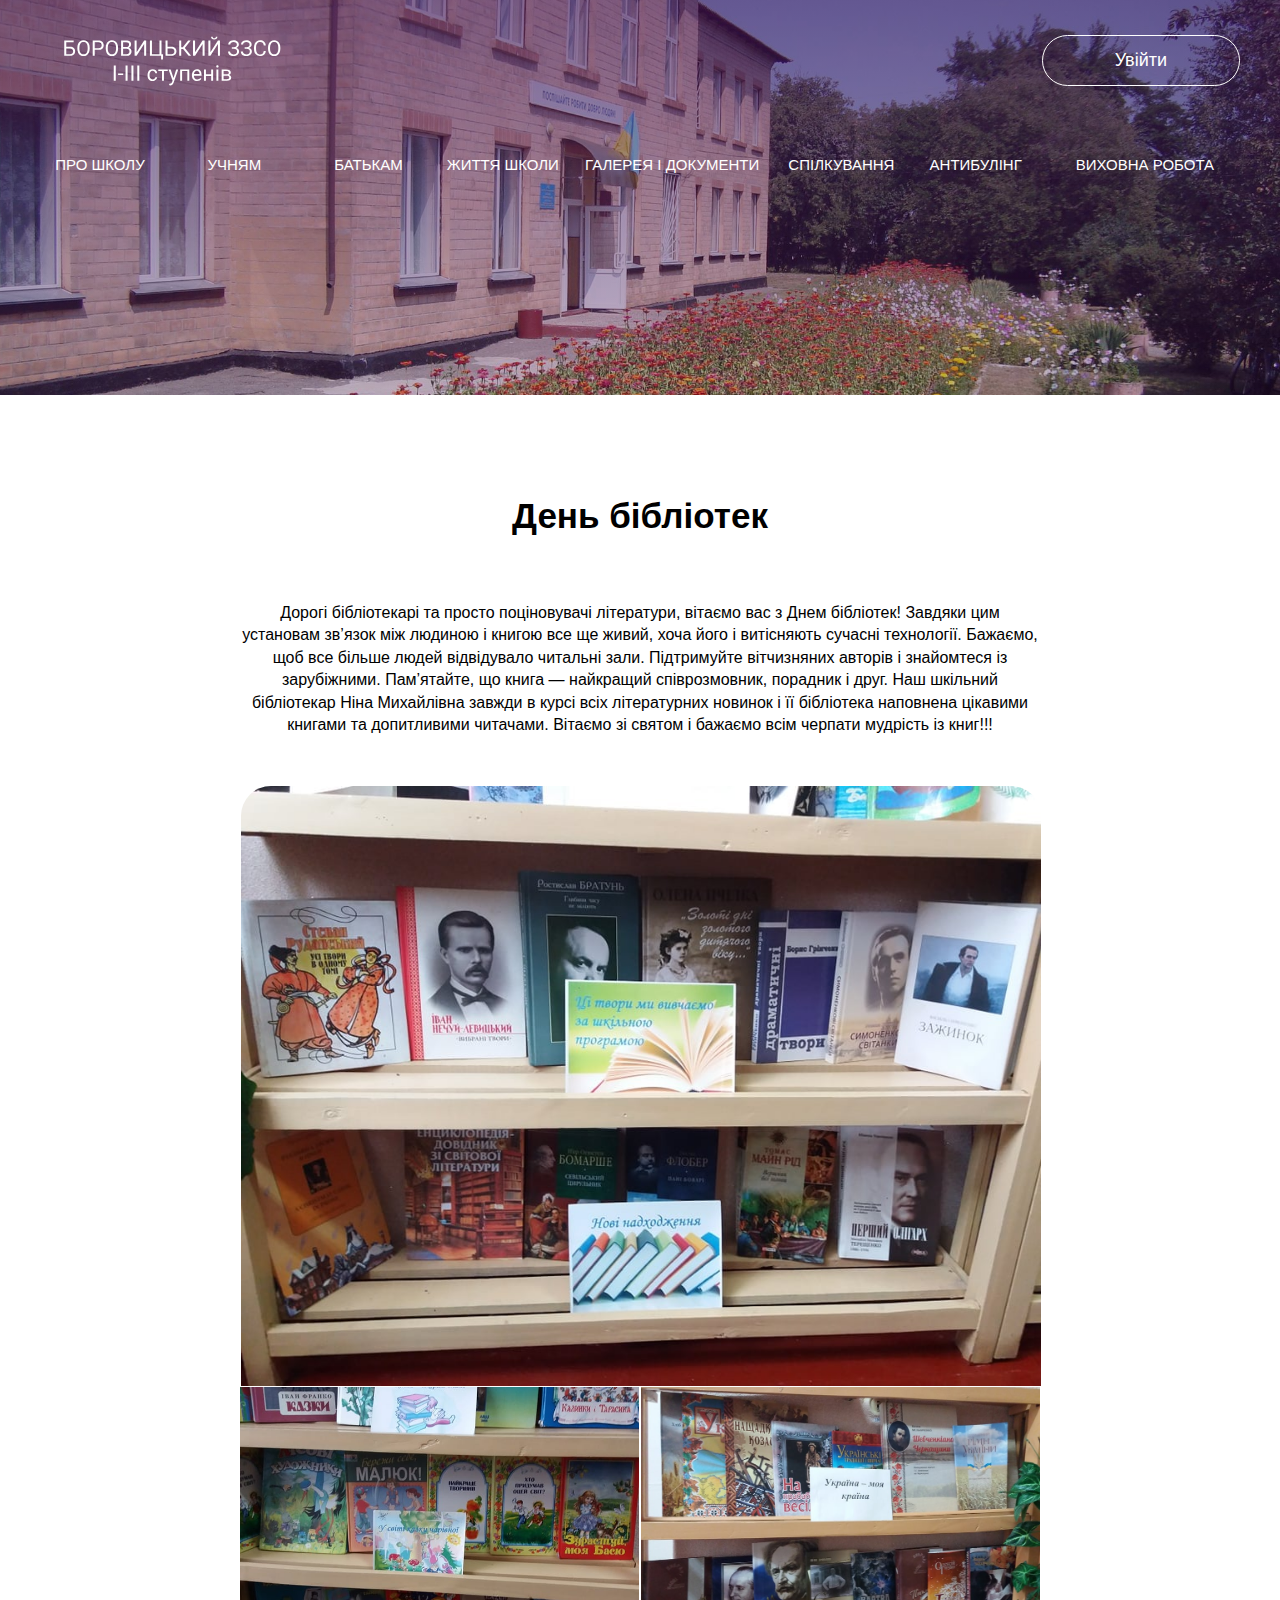
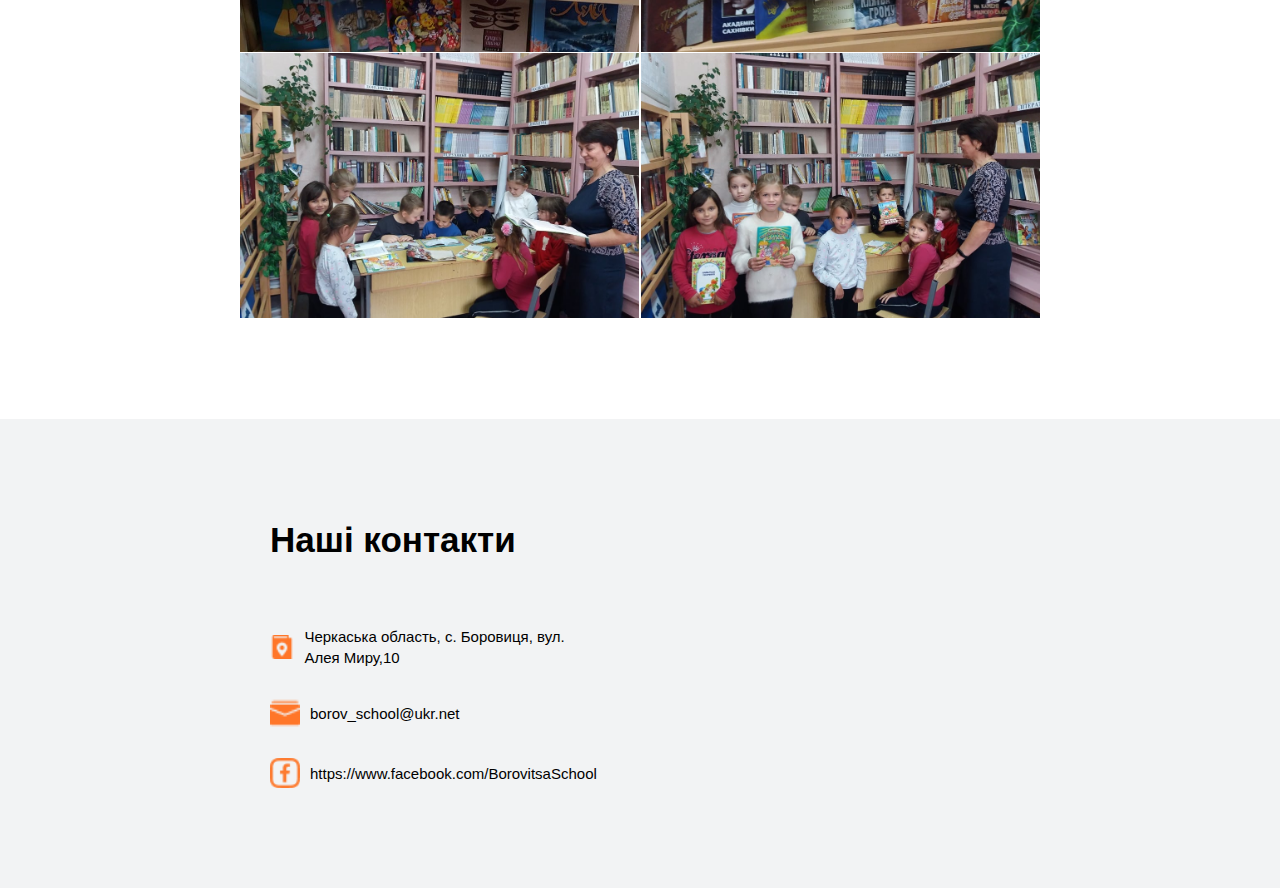
<file: links/news/details/Day library/library_day.html>
<!DOCTYPE html>
<html lang="en">
<head>
    <meta charset="UTF-8">
    <meta name="viewport" content="width=device-width, initial-scale=1.0">
    <link rel="stylesheet" href="../../../../css/main.css">
    <link rel="stylesheet" href="../../../../css/details.css">
    <title>Всі новини</title>
</head>
<body>
    <header class="header header_cut" id = "header">
        <div class="container container_broad">
            <nav class = "navigation">
                <a href="#" class="logo"></a>
                <a href="#" class="login">Увійти</a>
            </nav>
            <div class="side">
                <ul class="menu">
                    <li class="menu__item menu__list">
                        <a href="#" class="menu__link" data-menu="about-school">Про школу</a>
                        <ul class="submenu" data-submenu="about-school">
                            <li class="submenu__item">
                                <a href="#" class="submenu__link">Основні відомості</a>
                            </li>
                            <li class="submenu__item">
                                <a href="#" class="submenu__link">Історія школи</a>
                            </li>
                            <li class="submenu__item">
                                <a href="#" class="submenu__link">Досягнення</a>
                            </li>
                            <li class="submenu__item">
                                <a href="#" class="submenu__link">Символіка школи</a>
                            </li>
                            <li class="submenu__item">
                                <a href="#" class="submenu__link">Склад шкільного колективу</a>
                            </li>
                            <li class="submenu__item">
                                <a href="#" class="submenu__link">Контакти</a>
                            </li>
                        </ul>
                    </li>
                    <li class="menu__item menu__list">
                        <a href="#" class="menu__link" data-menu="pupils">Учням</a>
                        <ul class="submenu submenu_broad" data-submenu="pupils">
                            <li class="submenu__item">
                                <a href="#" class="submenu__link">Правила внутрішнього розпорядку</a>
                            </li>
                            <li class="submenu__item">
                                <a href="#" class="submenu__link">Бібліотека</a>
                            </li>
                            <li class="submenu__item">
                                <a href="#" class="submenu__link">Дистанційна освіта</a>
                            </li>
                            <li class="submenu__item">
                                <a href="#" class="submenu__link">Атестація та ЗНО</a>
                            </li>
                            <li class="submenu__item">
                                <a href="#" class="submenu__link">Спорт та фізичний розвиток</a>
                            </li>
                            <li class="submenu__item">
                                <a href="#" class="submenu__link">Дошка пошани</a>
                            </li>
                        </ul>
                    </li>
                    <li class="menu__item menu__list">
                        <a href="#" class="menu__link" data-menu="parents">Батькам</a>
                        <ul class="submenu" data-submenu="parents">
                            <li class="submenu__item">
                                <a href="#" class="submenu__link">Поради психолога</a>
                            </li>
                            <li class="submenu__item">
                                <a href="#" class="submenu__link">Батьківські збори</a>
                            </li>
                            <li class="submenu__item">
                                <a href="#" class="submenu__link">Батьківський комітет</a>
                            </li>
                        </ul>
                    </li>
                    <li class="menu__item menu__list">
                        <a href="#" class="menu__link" data-menu="school-life">Життя школи</a>
                        <ul class="submenu" data-submenu="school-life">
                            <li class="submenu__item">
                                <a href="#" class="submenu__link">
                                    Свята та пам'ятні дати
                                </a>
                            </li>
                            <li class="submenu__item">
                                <a href="#" class="submenu__link">
                                    Конкурси та олімпіади
                                </a>
                            </li>
                            <li class="submenu__item">
                                <a href="#" class="submenu__link">
                                    Музей
                                </a>
                            </li>
                            <li class="submenu__item">
                                <a href="#" class="submenu__link">
                                    Творчі колективи та команди
                                </a>
                            </li>
                            <li class="submenu__item">
                                <a href="#" class="submenu__link">
                                    Подорожі і табори
                                </a>
                            </li>
                        </ul>
                    </li>
                    <li class="menu__item menu__list">
                        <a href="#" class="menu__link menu__link_big" data-menu="gallery">Галерея і документи</a>
                        <ul class="submenu submenu_broad" data-submenu="gallery">
                            <li class="submenu__item">
                                <a href="#" class="submenu__link">Фото</a>
                            </li>
                            <li class="submenu__item">
                                <a href="#" class="submenu__link">Відео</a>
                            </li>
                            <li class="submenu__item">
                                <a href="#" class="submenu__link">Аудіо</a>
                            </li>
                            <li class="submenu__item">
                                <a href="#" class="submenu__link">Нормативні документи</a>
                            </li>
                            <li class="submenu__item">
                                <a href="#" class="submenu__link">Файловий архів</a>
                            </li>
                        </ul>
                    </li>
                    <li class="menu__item menu__list">
                        <a href="#" class="menu__link" data-menu="communication">Спілкування</a>
                        <ul class="submenu" data-submenu="communication">
                            <li class="submenu__item">
                                <a href="#" class="submenu__link">Форма зворотнього зв&#039;язку</a>
                            </li>
                            <li class="submenu__item">
                                <a href="#" class="submenu__link">Чат</a>
                            </li>
                            <li class="submenu__item">
                                <a href="#" class="submenu__link">Форум</a>
                            </li>
                        </ul>
                    </li>
                    <li class="menu__item menu__list">
                        <a href="#" class="menu__link" data-menu="antibullying">Антибулінг</a>
                        <ul class="submenu submenu_big" data-submenu="antibullying">
                            <li class="submenu__item">
                                <a href="#" class="submenu__link">План заходів протидії булінгу</a>
                            </li>
                            <li class="submenu__item">
                                <a href="#" class="submenu__link">Нормативні документи щодо профілактики булінгу</a>
                            </li>
                            <li class="submenu__item">
                                <a href="#" class="submenu__link">Порядок розгляду випадків булінгу</a>
                            </li>
                        </ul>
                    </li>
                    <li class="menu__item menu__list">
                        <a href="#" class="menu__link menu__link_big" data-menu="educational work">Виховна робота</a>
                        <ul class="submenu submenu_broad" data-submenu="educational work">
                            <li class="submenu__item">
                                <a href="#" class="submenu__link">Патріотичне виховання</a>
                            </li>
                            <li class="submenu__item">
                                <a href="#" class="submenu__link">Календар пам&#039;ятних дат</a>
                            </li>
                            <li class="submenu__item">
                                <a href="#" class="submenu__link">Пам&#039;ятки для учнів</a>
                            </li>
                            <li class="submenu__item">
                                <a href="#" class="submenu__link">Поради батькам</a>
                            </li>
                            <li class="submenu__item">
                                <a href="#" class="submenu__link">Превентивне виховання</a>
                            </li>
                            <li class="submenu__item">
                                <a href="#" class="submenu__link">Шкільний парламент</a>
                            </li>
                        </ul>
                    </li>
                </ul>
            </div>
        </div>
    </header>
    <section class="news-details" id = "news-details">
        <div class="container">
            <h2 class="section-title">День бібліотек</h2>
            <div class="content">
                <p class="content__text new__text">
                    Дорогі бібліотекарі та просто поціновувачі літератури, вітаємо вас з Днем бібліотек! 
                    Завдяки цим установам зв’язок між людиною і книгою все ще живий, хоча його і витісняють сучасні 
                    технології. Бажаємо, щоб все більше людей відвідувало читальні зали. Підтримуйте вітчизняних 
                    авторів і знайомтеся із зарубіжними. Пам’ятайте, що книга — найкращий співрозмовник, порадник і друг. 
                    Наш шкільний бібліотекар Ніна Михайлівна завжди в курсі всіх літературних новинок і її бібліотека 
                    наповнена цікавими книгами та допитливими читачами. 
                    Вітаємо зі святом і бажаємо всім черпати мудрість із книг!!!
                </p>
                <div class="content__gallery">
                    <img class="content__img" src="img/photo4.jpg" alt="День української писемності та мови">
                    <img class="content__img" src="img/photo3.jpg" alt="День української писемності та мови">
                    <img class="content__img" src="img/photo5.jpg" alt="День української писемності та мови">
                    <img class="content__img" src="img/photo2.jpg" alt="День української писемності та мови">
                    <img class="content__img" src="img/photo1.jpg" alt="День української писемності та мови">
                </div>
            </div>
        </div>
    </section>
    <footer class="footer">
        <div class="footer-content">
            <h2 class="section-title footer-title">Наші контакти</h2>
                <ul class="contact">
                   <li class="contact__item">
                       <div class="contact__img-adress"></div>
                        <p class="contact__link">Черкаська область, с. Боровиця, вул. Алея Миру,10</p>
                   </li>
                   <li class="contact__item">
                        <div class="contact__img-mail"></div>
                        <a href="borov_school@ukr.net" class="contact__link">borov_school@ukr.net</a>
                    </li>
                    <li class="contact__item">
                        <div class="contact__img-site"></div>
                        <!--noindex-->
                        <a href="https://www.facebook.com/BorovitsaSchool" target = "blank" rel = "nofollow  noopener noreferrer" class="contact__link">
                            https://www.facebook.com/BorovitsaSchool
                        </a>
                        <!--/noindex-->
                    </li>
                </ul>
            </div>
            <iframe id = "map" src="https://www.google.com/maps/embed?pb=!1m18!1m12!1m3!1d3097.7520426415927!2d32.48716203659278!3d49.24060147838051!2m3!1f0!2f0!3f0!3m2!1i1024!2i768!4f13.1!3m3!1m2!1s0x40d1296e0e7bff3b%3A0x1adaf7f853939d52!2z0LLRg9C7LiDQkNC70LXRjyDQnNC40YDRgywg0JHQvtGA0L7QstC40YbRjywg0KfQtdGA0LrQsNGB0YzQutCwINC-0LHQu9Cw0YHRgtGMLCAyMDkyMQ!5e0!3m2!1sru!2sua!4v1604316653097!5m2!1sru!2sua" width="800" height="450" frameborder="0" style="border:0;" allowfullscreen="" aria-hidden="false" tabindex="0" ></iframe>
    </footer>
</body>
</html>
</file>
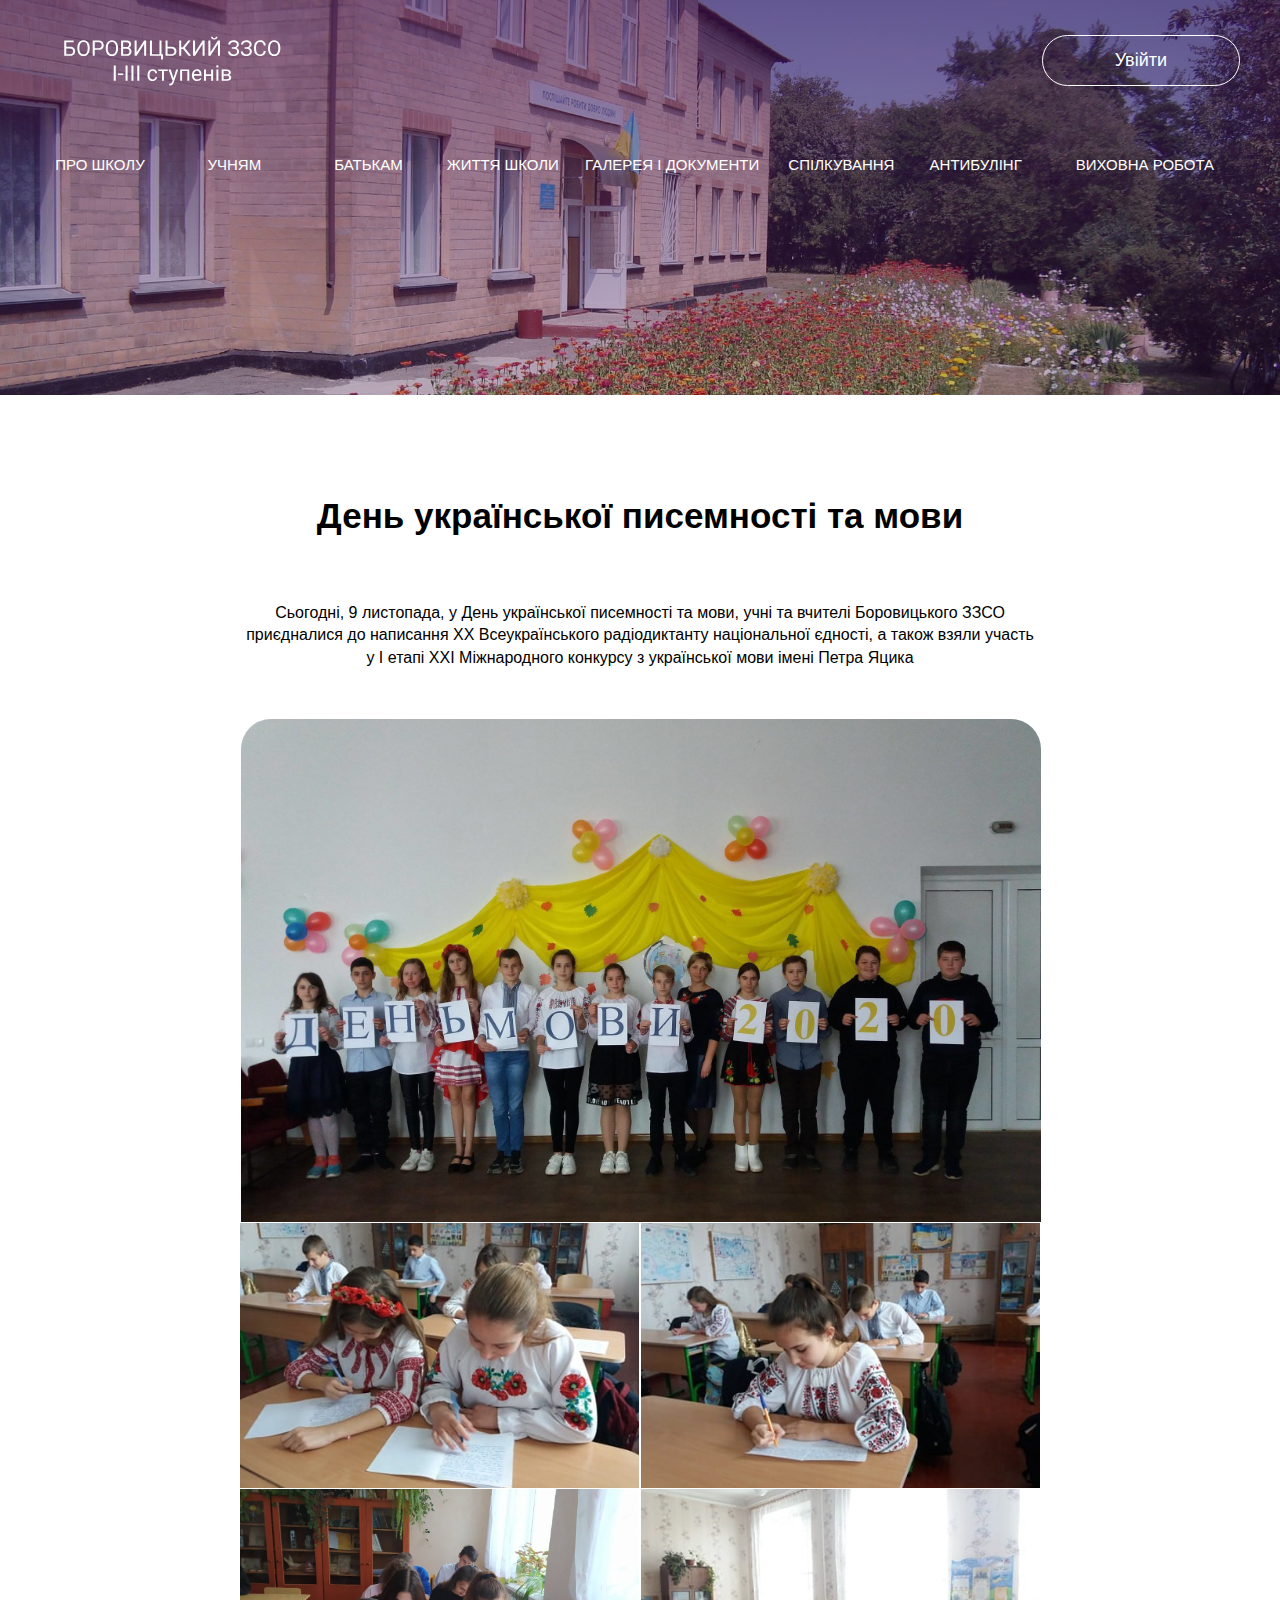
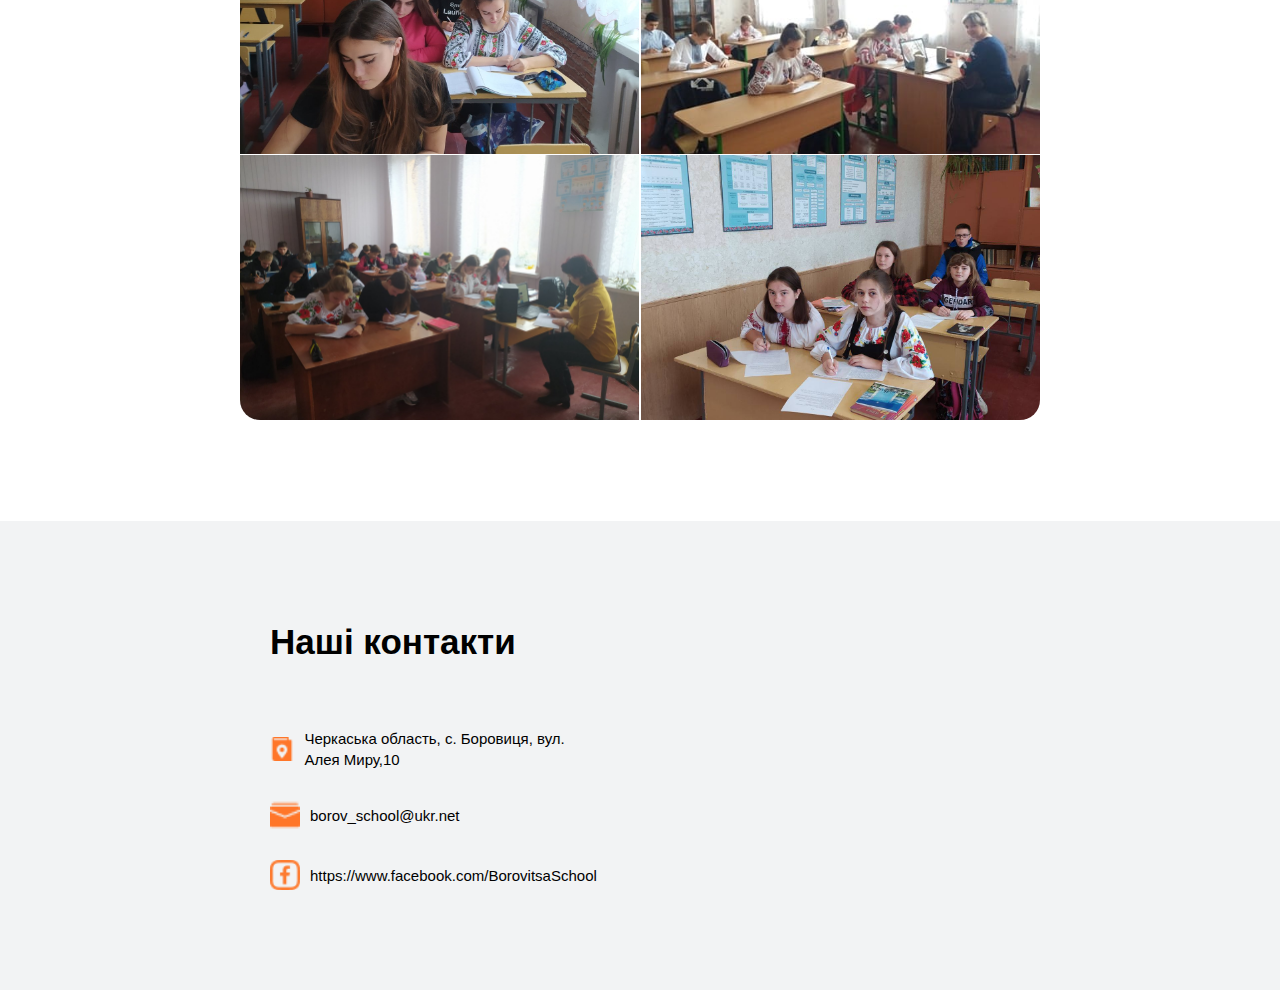
<file: links/news/details/Day of written language/writing.html>
<!DOCTYPE html>
<html lang="en">
<head>
    <meta charset="UTF-8">
    <meta name="viewport" content="width=device-width, initial-scale=1.0">
    <link rel="stylesheet" href="../../../../css/main.css">
    <link rel="stylesheet" href="../../../../css/details.css">
    <title>Всі новини</title>
</head>
<body>
    <header class="header header_cut" id = "header">
        <div class="container container_broad">
            <nav class = "navigation">
                <a href="#" class="logo"></a>
                <a href="#" class="login">Увійти</a>
            </nav>
            <div class="side">
                <ul class="menu">
                    <li class="menu__item menu__list">
                        <a href="#" class="menu__link" data-menu="about-school">Про школу</a>
                        <ul class="submenu" data-submenu="about-school">
                            <li class="submenu__item">
                                <a href="#" class="submenu__link">Основні відомості</a>
                            </li>
                            <li class="submenu__item">
                                <a href="#" class="submenu__link">Історія школи</a>
                            </li>
                            <li class="submenu__item">
                                <a href="#" class="submenu__link">Досягнення</a>
                            </li>
                            <li class="submenu__item">
                                <a href="#" class="submenu__link">Символіка школи</a>
                            </li>
                            <li class="submenu__item">
                                <a href="#" class="submenu__link">Склад шкільного колективу</a>
                            </li>
                            <li class="submenu__item">
                                <a href="#" class="submenu__link">Контакти</a>
                            </li>
                        </ul>
                    </li>
                    <li class="menu__item menu__list">
                        <a href="#" class="menu__link" data-menu="pupils">Учням</a>
                        <ul class="submenu submenu_broad" data-submenu="pupils">
                            <li class="submenu__item">
                                <a href="#" class="submenu__link">Правила внутрішнього розпорядку</a>
                            </li>
                            <li class="submenu__item">
                                <a href="#" class="submenu__link">Бібліотека</a>
                            </li>
                            <li class="submenu__item">
                                <a href="#" class="submenu__link">Дистанційна освіта</a>
                            </li>
                            <li class="submenu__item">
                                <a href="#" class="submenu__link">Атестація та ЗНО</a>
                            </li>
                            <li class="submenu__item">
                                <a href="#" class="submenu__link">Спорт та фізичний розвиток</a>
                            </li>
                            <li class="submenu__item">
                                <a href="#" class="submenu__link">Дошка пошани</a>
                            </li>
                        </ul>
                    </li>
                    <li class="menu__item menu__list">
                        <a href="#" class="menu__link" data-menu="parents">Батькам</a>
                        <ul class="submenu" data-submenu="parents">
                            <li class="submenu__item">
                                <a href="#" class="submenu__link">Поради психолога</a>
                            </li>
                            <li class="submenu__item">
                                <a href="#" class="submenu__link">Батьківські збори</a>
                            </li>
                            <li class="submenu__item">
                                <a href="#" class="submenu__link">Батьківський комітет</a>
                            </li>
                        </ul>
                    </li>
                    <li class="menu__item menu__list">
                        <a href="#" class="menu__link" data-menu="school-life">Життя школи</a>
                        <ul class="submenu" data-submenu="school-life">
                            <li class="submenu__item">
                                <a href="#" class="submenu__link">
                                    Свята та пам'ятні дати
                                </a>
                            </li>
                            <li class="submenu__item">
                                <a href="#" class="submenu__link">
                                    Конкурси та олімпіади
                                </a>
                            </li>
                            <li class="submenu__item">
                                <a href="#" class="submenu__link">
                                    Музей
                                </a>
                            </li>
                            <li class="submenu__item">
                                <a href="#" class="submenu__link">
                                    Творчі колективи та команди
                                </a>
                            </li>
                            <li class="submenu__item">
                                <a href="#" class="submenu__link">
                                    Подорожі і табори
                                </a>
                            </li>
                        </ul>
                    </li>
                    <li class="menu__item menu__list">
                        <a href="#" class="menu__link menu__link_big" data-menu="gallery">Галерея і документи</a>
                        <ul class="submenu submenu_broad" data-submenu="gallery">
                            <li class="submenu__item">
                                <a href="#" class="submenu__link">Фото</a>
                            </li>
                            <li class="submenu__item">
                                <a href="#" class="submenu__link">Відео</a>
                            </li>
                            <li class="submenu__item">
                                <a href="#" class="submenu__link">Аудіо</a>
                            </li>
                            <li class="submenu__item">
                                <a href="#" class="submenu__link">Нормативні документи</a>
                            </li>
                            <li class="submenu__item">
                                <a href="#" class="submenu__link">Файловий архів</a>
                            </li>
                        </ul>
                    </li>
                    <li class="menu__item menu__list">
                        <a href="#" class="menu__link" data-menu="communication">Спілкування</a>
                        <ul class="submenu" data-submenu="communication">
                            <li class="submenu__item">
                                <a href="#" class="submenu__link">Форма зворотнього зв&#039;язку</a>
                            </li>
                            <li class="submenu__item">
                                <a href="#" class="submenu__link">Чат</a>
                            </li>
                            <li class="submenu__item">
                                <a href="#" class="submenu__link">Форум</a>
                            </li>
                        </ul>
                    </li>
                    <li class="menu__item menu__list">
                        <a href="#" class="menu__link" data-menu="antibullying">Антибулінг</a>
                        <ul class="submenu submenu_big" data-submenu="antibullying">
                            <li class="submenu__item">
                                <a href="#" class="submenu__link">План заходів протидії булінгу</a>
                            </li>
                            <li class="submenu__item">
                                <a href="#" class="submenu__link">Нормативні документи щодо профілактики булінгу</a>
                            </li>
                            <li class="submenu__item">
                                <a href="#" class="submenu__link">Порядок розгляду випадків булінгу</a>
                            </li>
                        </ul>
                    </li>
                    <li class="menu__item menu__list">
                        <a href="#" class="menu__link menu__link_big" data-menu="educational work">Виховна робота</a>
                        <ul class="submenu submenu_broad" data-submenu="educational work">
                            <li class="submenu__item">
                                <a href="#" class="submenu__link">Патріотичне виховання</a>
                            </li>
                            <li class="submenu__item">
                                <a href="#" class="submenu__link">Календар пам&#039;ятних дат</a>
                            </li>
                            <li class="submenu__item">
                                <a href="#" class="submenu__link">Пам&#039;ятки для учнів</a>
                            </li>
                            <li class="submenu__item">
                                <a href="#" class="submenu__link">Поради батькам</a>
                            </li>
                            <li class="submenu__item">
                                <a href="#" class="submenu__link">Превентивне виховання</a>
                            </li>
                            <li class="submenu__item">
                                <a href="#" class="submenu__link">Шкільний парламент</a>
                            </li>
                        </ul>
                    </li>
                </ul>
            </div>
        </div>
    </header>
    <section class="news-details" id = "news-details">
        <div class="container">
            <h2 class="section-title">День української писемності та мови</h2>
            <div class="content">
                <p class="content__text new__text">
                    Сьогодні, 9 листопада, у День української писемності та мови, учні та вчителі Боровицького ЗЗСО приєдналися до написання ХХ Всеукраїнського радіодиктанту національної єдності, 
                    а також взяли участь у І етапі ХХІ Міжнародного конкурсу з української мови імені Петра Яцика
                </p>
                <div class="content__gallery">
                    <img class="content__img" src="img/photo1.jpg" alt="День української писемності та мови">
                    <img class="content__img" src="img/photo2.jpg" alt="День української писемності та мови">
                    <img class="content__img" src="img/photo3.jpg" alt="День української писемності та мови">
                    <img class="content__img" src="img/photo7.jpg" alt="День української писемності та мови">
                    <img class="content__img" src="img/photo5.jpg" alt="День української писемності та мови">
                    <img class="content__img" src="img/photo6.jpg" alt="День української писемності та мови">
                    <img class="content__img" src="img/photo4.jpg" alt="День української писемності та мови">
                </div>
            </div>
        </div>
    </section>
    <footer class="footer">
        <div class="footer-content">
            <h2 class="section-title footer-title">Наші контакти</h2>
                <ul class="contact">
                   <li class="contact__item">
                       <div class="contact__img-adress"></div>
                        <p class="contact__link">Черкаська область, с. Боровиця, вул. Алея Миру,10</p>
                   </li>
                   <li class="contact__item">
                        <div class="contact__img-mail"></div>
                        <a href="borov_school@ukr.net" class="contact__link">borov_school@ukr.net</a>
                    </li>
                    <li class="contact__item">
                        <div class="contact__img-site"></div>
                        <!--noindex-->
                        <a href="https://www.facebook.com/BorovitsaSchool" target = "blank" rel = "nofollow  noopener noreferrer" class="contact__link">
                            https://www.facebook.com/BorovitsaSchool
                        </a>
                        <!--/noindex-->
                    </li>
                </ul>
            </div>
            <iframe id = "map" src="https://www.google.com/maps/embed?pb=!1m18!1m12!1m3!1d3097.7520426415927!2d32.48716203659278!3d49.24060147838051!2m3!1f0!2f0!3f0!3m2!1i1024!2i768!4f13.1!3m3!1m2!1s0x40d1296e0e7bff3b%3A0x1adaf7f853939d52!2z0LLRg9C7LiDQkNC70LXRjyDQnNC40YDRgywg0JHQvtGA0L7QstC40YbRjywg0KfQtdGA0LrQsNGB0YzQutCwINC-0LHQu9Cw0YHRgtGMLCAyMDkyMQ!5e0!3m2!1sru!2sua!4v1604316653097!5m2!1sru!2sua" width="800" height="450" frameborder="0" style="border:0;" allowfullscreen="" aria-hidden="false" tabindex="0" ></iframe>
    </footer>
</body>
</html>
</file>
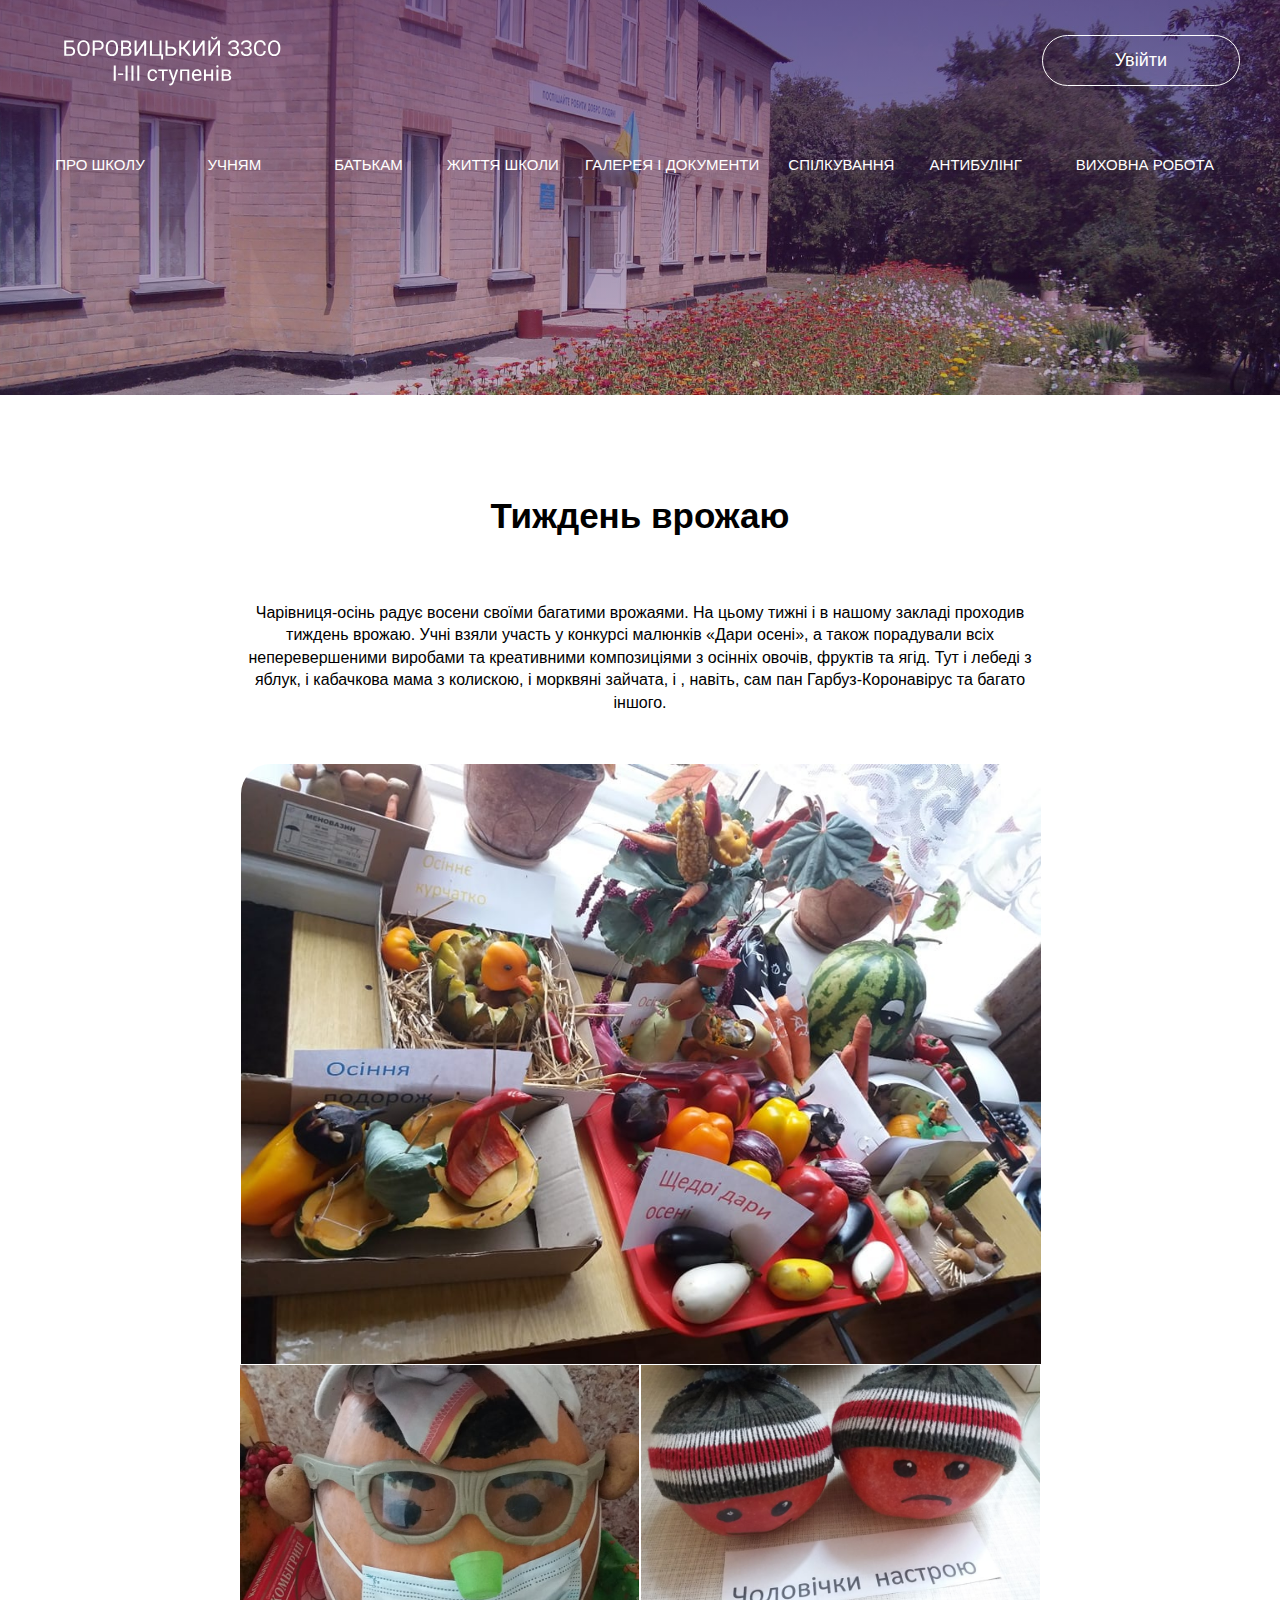
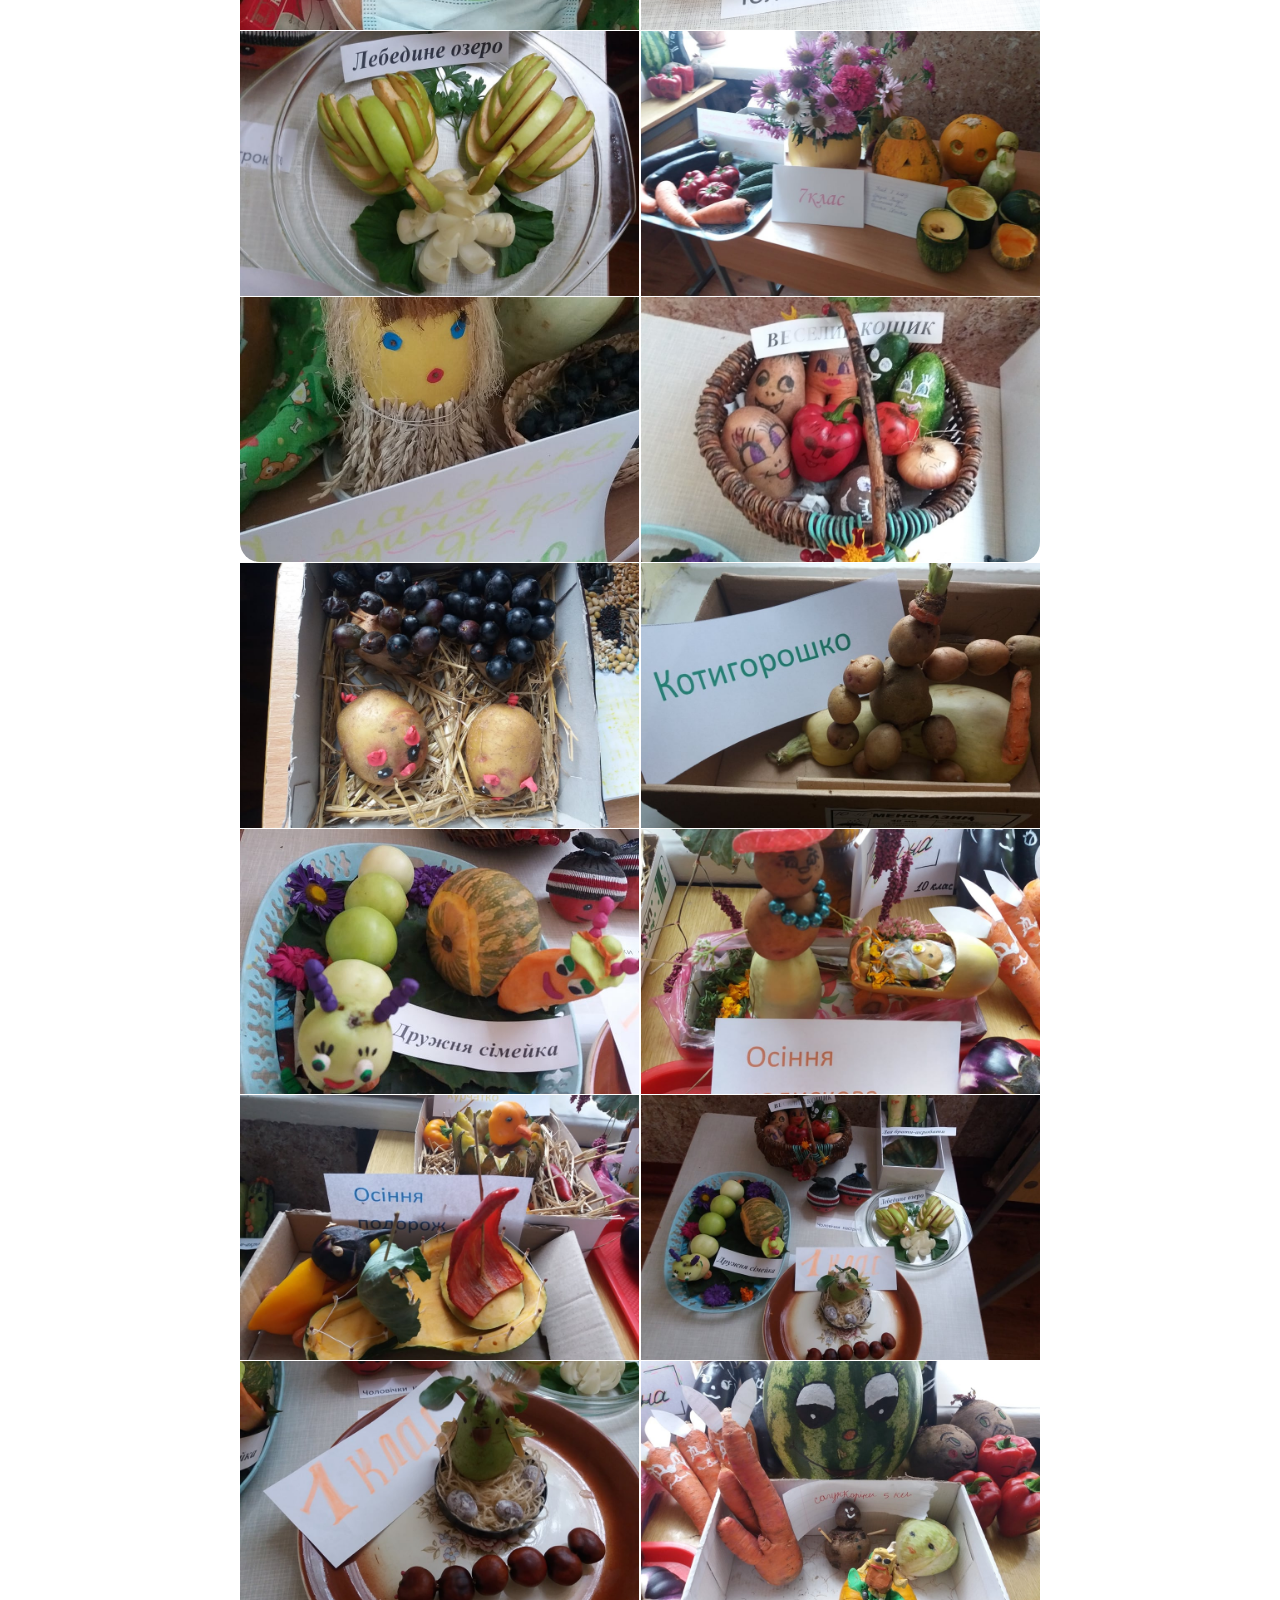
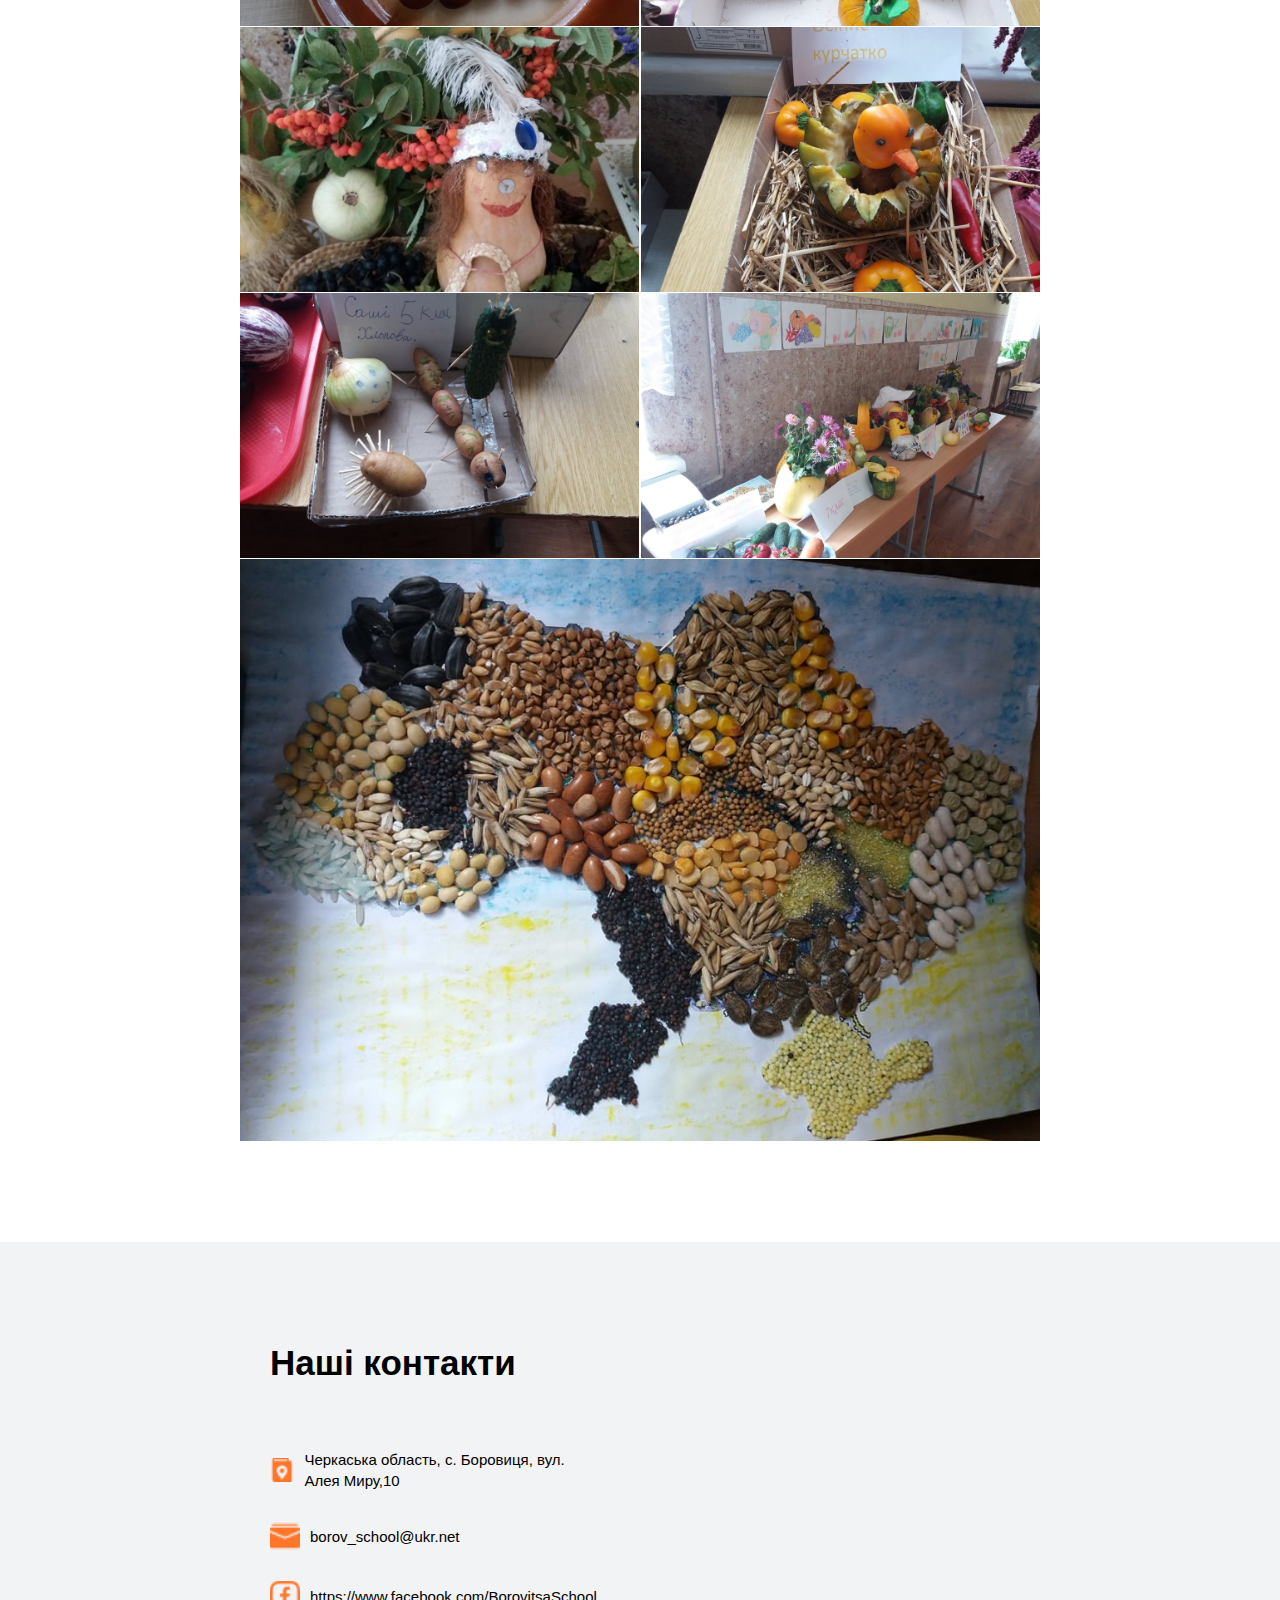
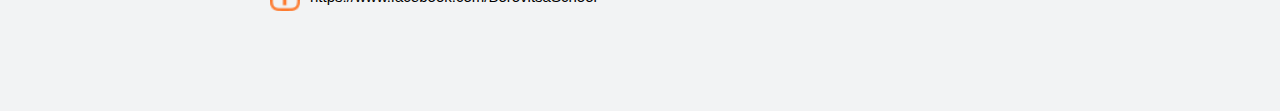
<file: links/news/details/Harvest gifts/harvest_gifts.html>
<!DOCTYPE html>
<html lang="en">
<head>
    <meta charset="UTF-8">
    <meta name="viewport" content="width=device-width, initial-scale=1.0">
    <link rel="stylesheet" href="../../../../css/main.css">
    <link rel="stylesheet" href="../../../../css/details.css">
    <title>Всі новини</title>
</head>
<body>
    <header class="header header_cut" id = "header">
        <div class="container container_broad">
            <nav class = "navigation">
                <a href="#" class="logo"></a>
                <a href="#" class="login">Увійти</a>
            </nav>
            <div class="side">
                <ul class="menu">
                    <li class="menu__item menu__list">
                        <a href="#" class="menu__link" data-menu="about-school">Про школу</a>
                        <ul class="submenu" data-submenu="about-school">
                            <li class="submenu__item">
                                <a href="#" class="submenu__link">Основні відомості</a>
                            </li>
                            <li class="submenu__item">
                                <a href="#" class="submenu__link">Історія школи</a>
                            </li>
                            <li class="submenu__item">
                                <a href="#" class="submenu__link">Досягнення</a>
                            </li>
                            <li class="submenu__item">
                                <a href="#" class="submenu__link">Символіка школи</a>
                            </li>
                            <li class="submenu__item">
                                <a href="#" class="submenu__link">Склад шкільного колективу</a>
                            </li>
                            <li class="submenu__item">
                                <a href="#" class="submenu__link">Контакти</a>
                            </li>
                        </ul>
                    </li>
                    <li class="menu__item menu__list">
                        <a href="#" class="menu__link" data-menu="pupils">Учням</a>
                        <ul class="submenu submenu_broad" data-submenu="pupils">
                            <li class="submenu__item">
                                <a href="#" class="submenu__link">Правила внутрішнього розпорядку</a>
                            </li>
                            <li class="submenu__item">
                                <a href="#" class="submenu__link">Бібліотека</a>
                            </li>
                            <li class="submenu__item">
                                <a href="#" class="submenu__link">Дистанційна освіта</a>
                            </li>
                            <li class="submenu__item">
                                <a href="#" class="submenu__link">Атестація та ЗНО</a>
                            </li>
                            <li class="submenu__item">
                                <a href="#" class="submenu__link">Спорт та фізичний розвиток</a>
                            </li>
                            <li class="submenu__item">
                                <a href="#" class="submenu__link">Дошка пошани</a>
                            </li>
                        </ul>
                    </li>
                    <li class="menu__item menu__list">
                        <a href="#" class="menu__link" data-menu="parents">Батькам</a>
                        <ul class="submenu" data-submenu="parents">
                            <li class="submenu__item">
                                <a href="#" class="submenu__link">Поради психолога</a>
                            </li>
                            <li class="submenu__item">
                                <a href="#" class="submenu__link">Батьківські збори</a>
                            </li>
                            <li class="submenu__item">
                                <a href="#" class="submenu__link">Батьківський комітет</a>
                            </li>
                        </ul>
                    </li>
                    <li class="menu__item menu__list">
                        <a href="#" class="menu__link" data-menu="school-life">Життя школи</a>
                        <ul class="submenu" data-submenu="school-life">
                            <li class="submenu__item">
                                <a href="#" class="submenu__link">
                                    Свята та пам'ятні дати
                                </a>
                            </li>
                            <li class="submenu__item">
                                <a href="#" class="submenu__link">
                                    Конкурси та олімпіади
                                </a>
                            </li>
                            <li class="submenu__item">
                                <a href="#" class="submenu__link">
                                    Музей
                                </a>
                            </li>
                            <li class="submenu__item">
                                <a href="#" class="submenu__link">
                                    Творчі колективи та команди
                                </a>
                            </li>
                            <li class="submenu__item">
                                <a href="#" class="submenu__link">
                                    Подорожі і табори
                                </a>
                            </li>
                        </ul>
                    </li>
                    <li class="menu__item menu__list">
                        <a href="#" class="menu__link menu__link_big" data-menu="gallery">Галерея і документи</a>
                        <ul class="submenu submenu_broad" data-submenu="gallery">
                            <li class="submenu__item">
                                <a href="#" class="submenu__link">Фото</a>
                            </li>
                            <li class="submenu__item">
                                <a href="#" class="submenu__link">Відео</a>
                            </li>
                            <li class="submenu__item">
                                <a href="#" class="submenu__link">Аудіо</a>
                            </li>
                            <li class="submenu__item">
                                <a href="#" class="submenu__link">Нормативні документи</a>
                            </li>
                            <li class="submenu__item">
                                <a href="#" class="submenu__link">Файловий архів</a>
                            </li>
                        </ul>
                    </li>
                    <li class="menu__item menu__list">
                        <a href="#" class="menu__link" data-menu="communication">Спілкування</a>
                        <ul class="submenu" data-submenu="communication">
                            <li class="submenu__item">
                                <a href="#" class="submenu__link">Форма зворотнього зв&#039;язку</a>
                            </li>
                            <li class="submenu__item">
                                <a href="#" class="submenu__link">Чат</a>
                            </li>
                            <li class="submenu__item">
                                <a href="#" class="submenu__link">Форум</a>
                            </li>
                        </ul>
                    </li>
                    <li class="menu__item menu__list">
                        <a href="#" class="menu__link" data-menu="antibullying">Антибулінг</a>
                        <ul class="submenu submenu_big" data-submenu="antibullying">
                            <li class="submenu__item">
                                <a href="#" class="submenu__link">План заходів протидії булінгу</a>
                            </li>
                            <li class="submenu__item">
                                <a href="#" class="submenu__link">Нормативні документи щодо профілактики булінгу</a>
                            </li>
                            <li class="submenu__item">
                                <a href="#" class="submenu__link">Порядок розгляду випадків булінгу</a>
                            </li>
                        </ul>
                    </li>
                    <li class="menu__item menu__list">
                        <a href="#" class="menu__link menu__link_big" data-menu="educational work">Виховна робота</a>
                        <ul class="submenu submenu_broad" data-submenu="educational work">
                            <li class="submenu__item">
                                <a href="#" class="submenu__link">Патріотичне виховання</a>
                            </li>
                            <li class="submenu__item">
                                <a href="#" class="submenu__link">Календар пам&#039;ятних дат</a>
                            </li>
                            <li class="submenu__item">
                                <a href="#" class="submenu__link">Пам&#039;ятки для учнів</a>
                            </li>
                            <li class="submenu__item">
                                <a href="#" class="submenu__link">Поради батькам</a>
                            </li>
                            <li class="submenu__item">
                                <a href="#" class="submenu__link">Превентивне виховання</a>
                            </li>
                            <li class="submenu__item">
                                <a href="#" class="submenu__link">Шкільний парламент</a>
                            </li>
                        </ul>
                    </li>
                </ul>
            </div>
        </div>
    </header>
    <section class="news-details" id = "news-details">
        <div class="container">
            <h2 class="section-title">Тиждень врожаю</h2>
            <div class="content">
                <p class="content__text new__text">
                    Чарівниця-осінь радує восени своїми багатими врожаями. На цьому тижні і в нашому закладі проходив тиждень врожаю.
                    Учні  взяли участь у конкурсі малюнків «Дари осені», а також порадували всіх неперевершеними виробами 
                    та креативними композиціями з осінніх овочів, фруктів та ягід. Тут і лебеді з яблук, і кабачкова мама з колискою, 
                    і морквяні зайчата, і , навіть, сам пан Гарбуз-Коронавірус та багато іншого.
                </p>
                <div class="content__gallery">
                    <img class="content__img" src="img/photo20.jpg" alt="Тиждень врожаю">
                    <img class="content__img" src="img/photo1.jpg" alt="Тиждень врожаю">
                    <img class="content__img" src="img/photo2.jpg" alt="Тиждень врожаю">
                    <img class="content__img" src="img/photo3.jpg" alt="Тиждень врожаю">
                    <img class="content__img" src="img/photo21.jpg" alt="Тиждень врожаю">
                    <img class="content__img" src="img/photo5.jpg" alt="Тиждень врожаю">
                    <img class="content__img" src="img/photo6.jpg" alt="Тиждень врожаю">
                    <img class="content__img" src="img/photo7.jpg" alt="Тиждень врожаю">
                    <img class="content__img" src="img/photo8.jpg" alt="Тиждень врожаю">
                    <img class="content__img" src="img/photo9.jpg" alt="Тиждень врожаю">
                    <img class="content__img" src="img/photo10.jpg" alt="Тиждень врожаю">
                    <img class="content__img" src="img/photo12.jpg" alt="Тиждень врожаю">
                    <img class="content__img" src="img/photo13.jpg" alt="Тиждень врожаю">
                    <img class="content__img" src="img/photo14.jpg" alt="Тиждень врожаю">
                    <img class="content__img" src="img/photo15.jpg" alt="Тиждень врожаю">
                    <img class="content__img" src="img/photo16.jpg" alt="Тиждень врожаю">
                    <img class="content__img" src="img/photo17.jpg" alt="Тиждень врожаю">
                    <img class="content__img" src="img/photo18.jpg" alt="Тиждень врожаю">
                    <img class="content__img" src="img/photo19.jpg" alt="Тиждень врожаю">
                    <img class="content__img content__img_big" src="img/photo22.jpg" alt="Тиждень врожаю">
                </div>
            </div>
        </div>
    </section>
    <footer class="footer">
        <div class="footer-content">
            <h2 class="section-title footer-title">Наші контакти</h2>
                <ul class="contact">
                   <li class="contact__item">
                       <div class="contact__img-adress"></div>
                        <p class="contact__link">Черкаська область, с. Боровиця, вул. Алея Миру,10</p>
                   </li>
                   <li class="contact__item">
                        <div class="contact__img-mail"></div>
                        <a href="borov_school@ukr.net" class="contact__link">borov_school@ukr.net</a>
                    </li>
                    <li class="contact__item">
                        <div class="contact__img-site"></div>
                        <!--noindex-->
                        <a href="https://www.facebook.com/BorovitsaSchool" target = "blank" rel = "nofollow  noopener noreferrer" class="contact__link">
                            https://www.facebook.com/BorovitsaSchool
                        </a>
                        <!--/noindex-->
                    </li>
                </ul>
            </div>
            <iframe id = "map" src="https://www.google.com/maps/embed?pb=!1m18!1m12!1m3!1d3097.7520426415927!2d32.48716203659278!3d49.24060147838051!2m3!1f0!2f0!3f0!3m2!1i1024!2i768!4f13.1!3m3!1m2!1s0x40d1296e0e7bff3b%3A0x1adaf7f853939d52!2z0LLRg9C7LiDQkNC70LXRjyDQnNC40YDRgywg0JHQvtGA0L7QstC40YbRjywg0KfQtdGA0LrQsNGB0YzQutCwINC-0LHQu9Cw0YHRgtGMLCAyMDkyMQ!5e0!3m2!1sru!2sua!4v1604316653097!5m2!1sru!2sua" width="800" height="450" frameborder="0" style="border:0;" allowfullscreen="" aria-hidden="false" tabindex="0" ></iframe>
    </footer>
</body>
</html>
</file>
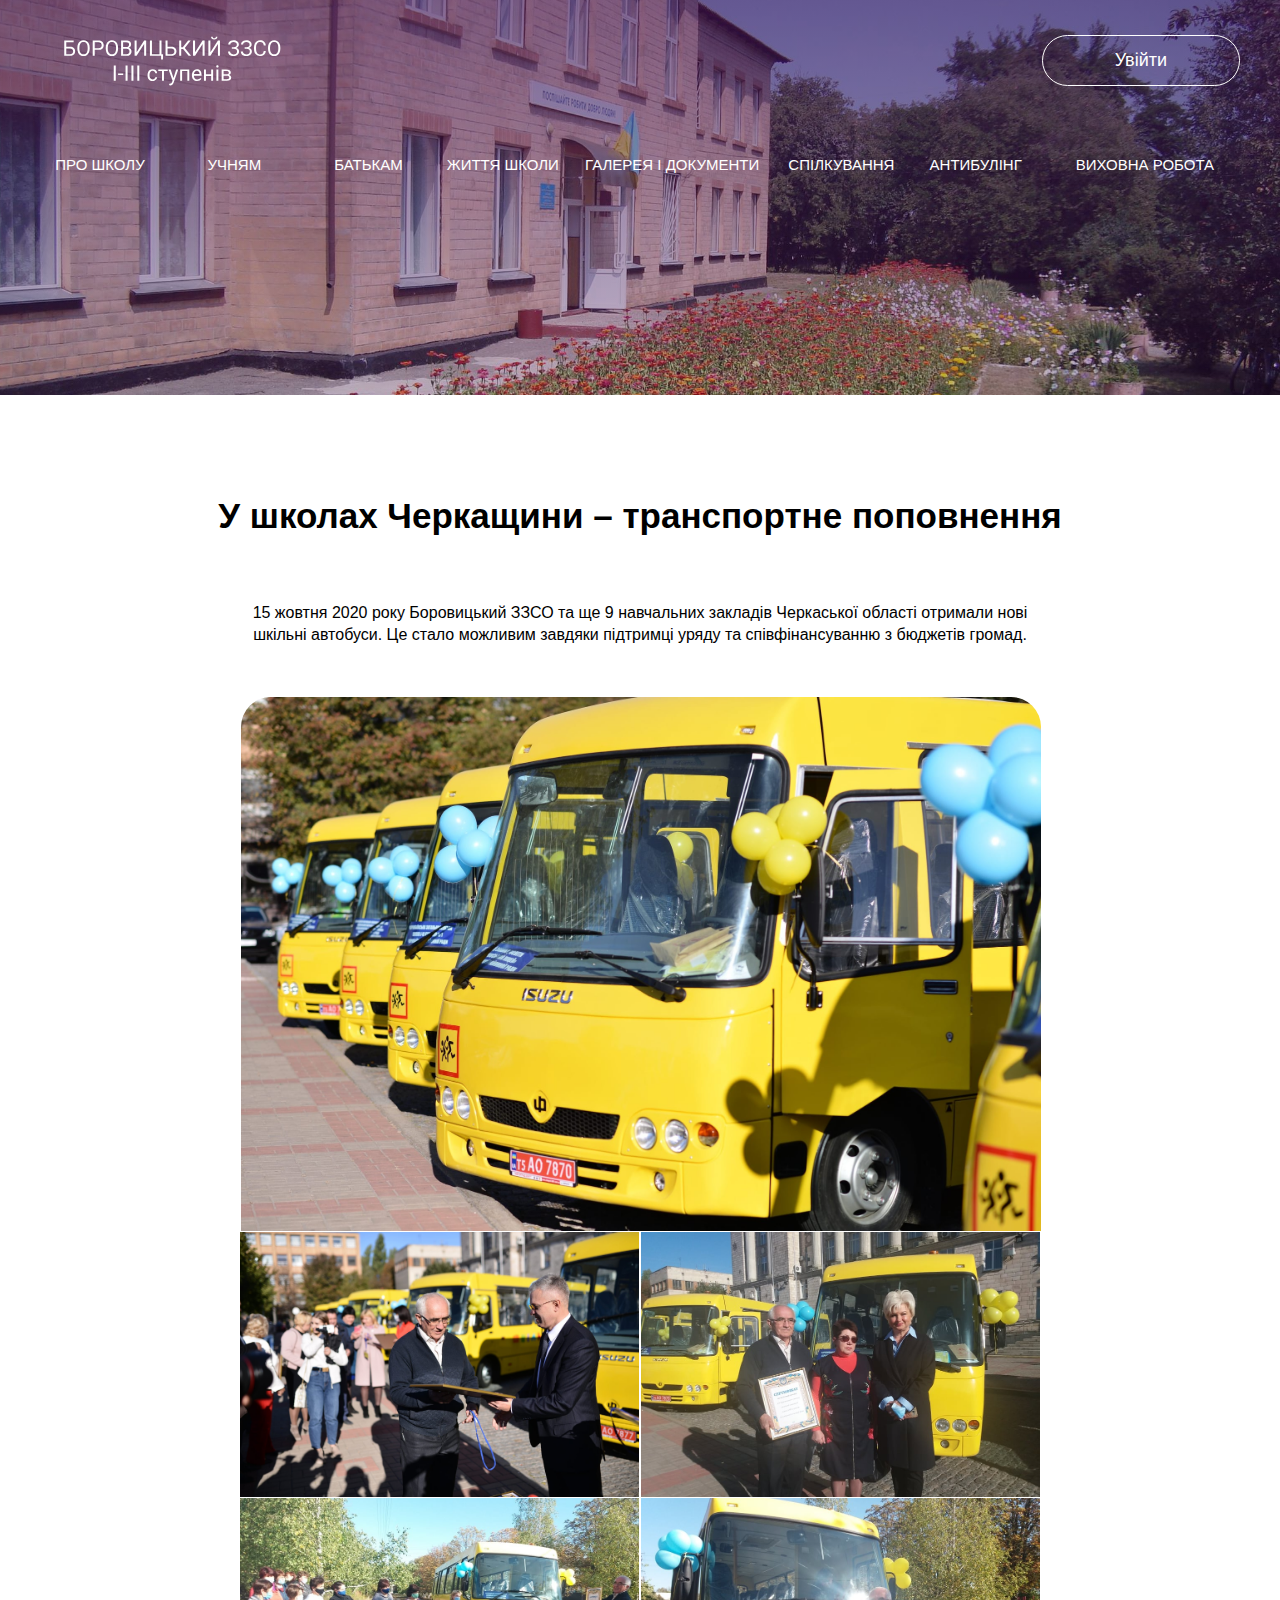
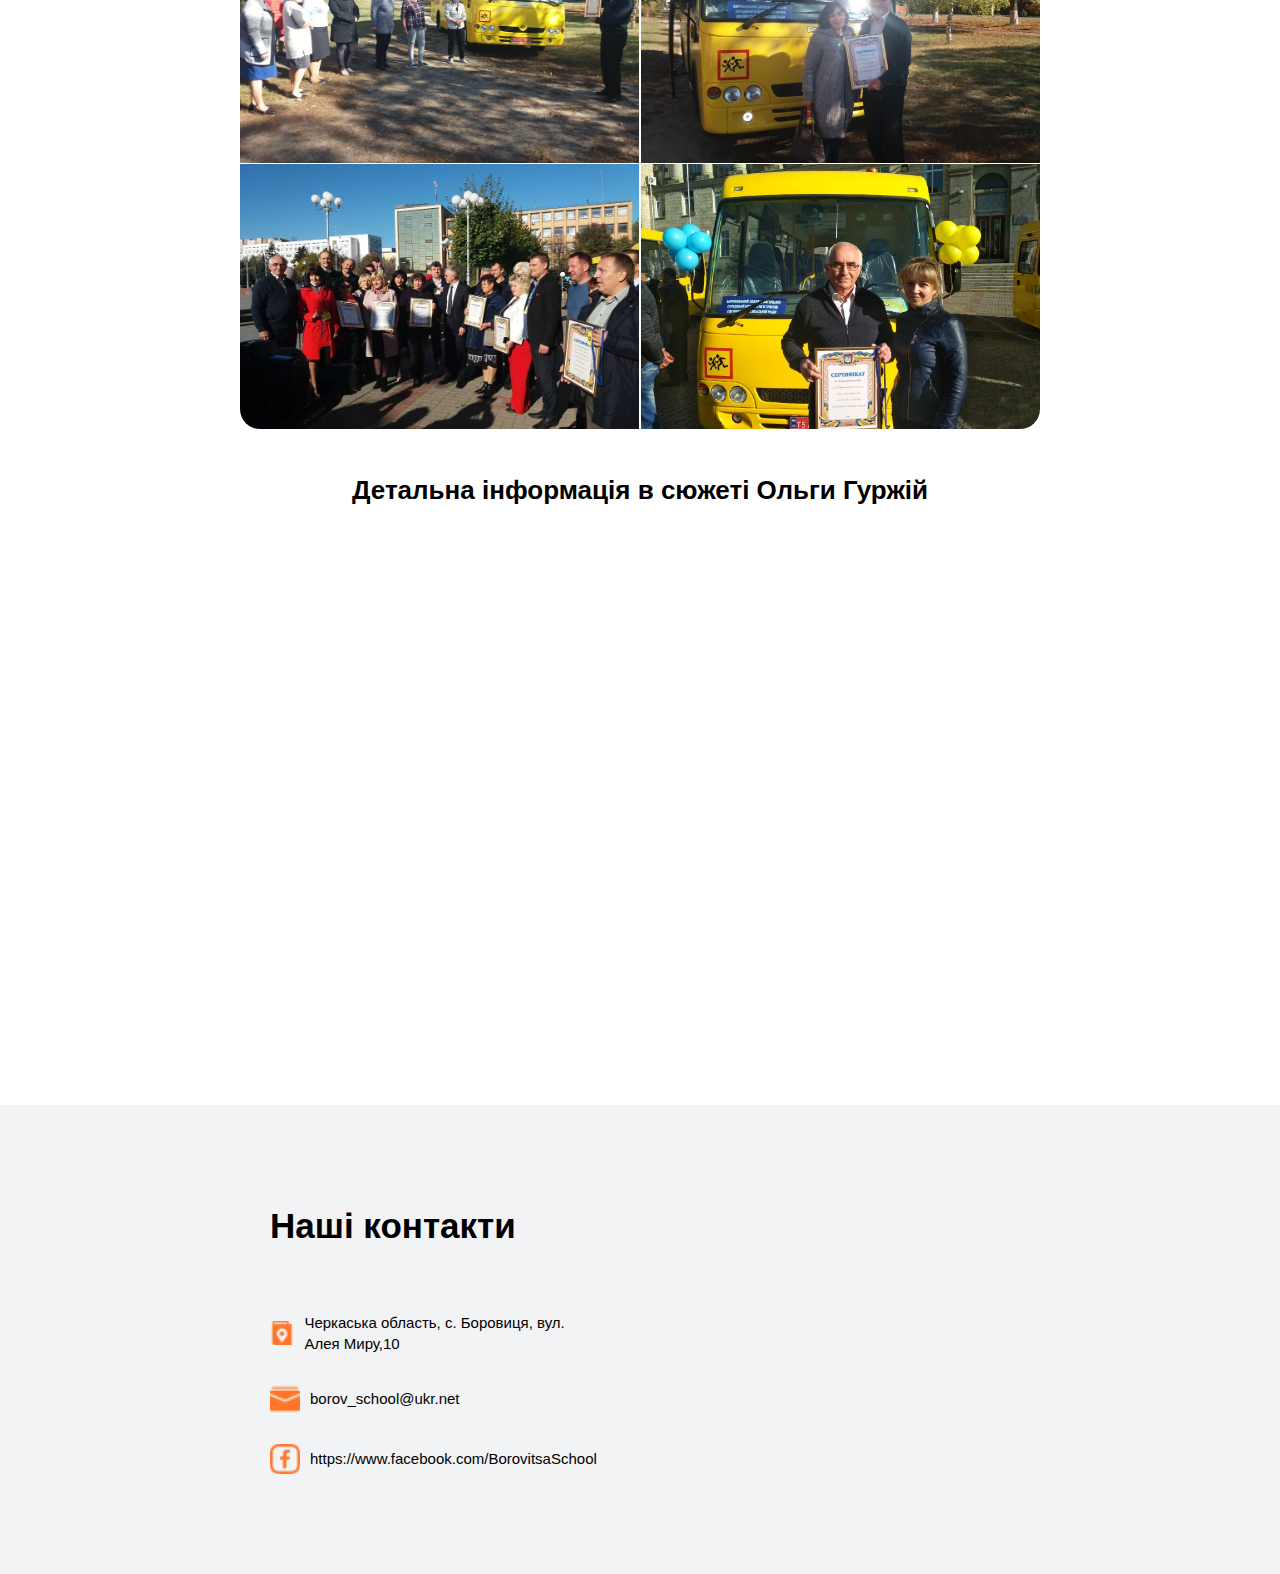
<file: links/news/details/New bus/new_bus.html>
<!DOCTYPE html>
<html lang="en">
<head>
    <meta charset="UTF-8">
    <meta name="viewport" content="width=device-width, initial-scale=1.0">
    <link rel="stylesheet" href="../../../../css/main.css">
    <link rel="stylesheet" href="../../../../css/details.css">
    <title>Всі новини</title>
</head>
<body>
    <header class="header header_cut" id = "header">
        <div class="container container_broad">
            <nav class = "navigation">
                <a href="#" class="logo"></a>
                <a href="#" class="login">Увійти</a>
            </nav>
            <div class="side">
                <ul class="menu">
                    <li class="menu__item menu__list">
                        <a href="#" class="menu__link" data-menu="about-school">Про школу</a>
                        <ul class="submenu" data-submenu="about-school">
                            <li class="submenu__item">
                                <a href="#" class="submenu__link">Основні відомості</a>
                            </li>
                            <li class="submenu__item">
                                <a href="#" class="submenu__link">Історія школи</a>
                            </li>
                            <li class="submenu__item">
                                <a href="#" class="submenu__link">Досягнення</a>
                            </li>
                            <li class="submenu__item">
                                <a href="#" class="submenu__link">Символіка школи</a>
                            </li>
                            <li class="submenu__item">
                                <a href="#" class="submenu__link">Склад шкільного колективу</a>
                            </li>
                            <li class="submenu__item">
                                <a href="#" class="submenu__link">Контакти</a>
                            </li>
                        </ul>
                    </li>
                    <li class="menu__item menu__list">
                        <a href="#" class="menu__link" data-menu="pupils">Учням</a>
                        <ul class="submenu submenu_broad" data-submenu="pupils">
                            <li class="submenu__item">
                                <a href="#" class="submenu__link">Правила внутрішнього розпорядку</a>
                            </li>
                            <li class="submenu__item">
                                <a href="#" class="submenu__link">Бібліотека</a>
                            </li>
                            <li class="submenu__item">
                                <a href="#" class="submenu__link">Дистанційна освіта</a>
                            </li>
                            <li class="submenu__item">
                                <a href="#" class="submenu__link">Атестація та ЗНО</a>
                            </li>
                            <li class="submenu__item">
                                <a href="#" class="submenu__link">Спорт та фізичний розвиток</a>
                            </li>
                            <li class="submenu__item">
                                <a href="#" class="submenu__link">Дошка пошани</a>
                            </li>
                        </ul>
                    </li>
                    <li class="menu__item menu__list">
                        <a href="#" class="menu__link" data-menu="parents">Батькам</a>
                        <ul class="submenu" data-submenu="parents">
                            <li class="submenu__item">
                                <a href="#" class="submenu__link">Поради психолога</a>
                            </li>
                            <li class="submenu__item">
                                <a href="#" class="submenu__link">Батьківські збори</a>
                            </li>
                            <li class="submenu__item">
                                <a href="#" class="submenu__link">Батьківський комітет</a>
                            </li>
                        </ul>
                    </li>
                    <li class="menu__item menu__list">
                        <a href="#" class="menu__link" data-menu="school-life">Життя школи</a>
                        <ul class="submenu" data-submenu="school-life">
                            <li class="submenu__item">
                                <a href="#" class="submenu__link">
                                    Свята та пам'ятні дати
                                </a>
                            </li>
                            <li class="submenu__item">
                                <a href="#" class="submenu__link">
                                    Конкурси та олімпіади
                                </a>
                            </li>
                            <li class="submenu__item">
                                <a href="#" class="submenu__link">
                                    Музей
                                </a>
                            </li>
                            <li class="submenu__item">
                                <a href="#" class="submenu__link">
                                    Творчі колективи та команди
                                </a>
                            </li>
                            <li class="submenu__item">
                                <a href="#" class="submenu__link">
                                    Подорожі і табори
                                </a>
                            </li>
                        </ul>
                    </li>
                    <li class="menu__item menu__list">
                        <a href="#" class="menu__link menu__link_big" data-menu="gallery">Галерея і документи</a>
                        <ul class="submenu submenu_broad" data-submenu="gallery">
                            <li class="submenu__item">
                                <a href="#" class="submenu__link">Фото</a>
                            </li>
                            <li class="submenu__item">
                                <a href="#" class="submenu__link">Відео</a>
                            </li>
                            <li class="submenu__item">
                                <a href="#" class="submenu__link">Аудіо</a>
                            </li>
                            <li class="submenu__item">
                                <a href="#" class="submenu__link">Нормативні документи</a>
                            </li>
                            <li class="submenu__item">
                                <a href="#" class="submenu__link">Файловий архів</a>
                            </li>
                        </ul>
                    </li>
                    <li class="menu__item menu__list">
                        <a href="#" class="menu__link" data-menu="communication">Спілкування</a>
                        <ul class="submenu" data-submenu="communication">
                            <li class="submenu__item">
                                <a href="#" class="submenu__link">Форма зворотнього зв&#039;язку</a>
                            </li>
                            <li class="submenu__item">
                                <a href="#" class="submenu__link">Чат</a>
                            </li>
                            <li class="submenu__item">
                                <a href="#" class="submenu__link">Форум</a>
                            </li>
                        </ul>
                    </li>
                    <li class="menu__item menu__list">
                        <a href="#" class="menu__link" data-menu="antibullying">Антибулінг</a>
                        <ul class="submenu submenu_big" data-submenu="antibullying">
                            <li class="submenu__item">
                                <a href="#" class="submenu__link">План заходів протидії булінгу</a>
                            </li>
                            <li class="submenu__item">
                                <a href="#" class="submenu__link">Нормативні документи щодо профілактики булінгу</a>
                            </li>
                            <li class="submenu__item">
                                <a href="#" class="submenu__link">Порядок розгляду випадків булінгу</a>
                            </li>
                        </ul>
                    </li>
                    <li class="menu__item menu__list">
                        <a href="#" class="menu__link menu__link_big" data-menu="educational work">Виховна робота</a>
                        <ul class="submenu submenu_broad" data-submenu="educational work">
                            <li class="submenu__item">
                                <a href="#" class="submenu__link">Патріотичне виховання</a>
                            </li>
                            <li class="submenu__item">
                                <a href="#" class="submenu__link">Календар пам&#039;ятних дат</a>
                            </li>
                            <li class="submenu__item">
                                <a href="#" class="submenu__link">Пам&#039;ятки для учнів</a>
                            </li>
                            <li class="submenu__item">
                                <a href="#" class="submenu__link">Поради батькам</a>
                            </li>
                            <li class="submenu__item">
                                <a href="#" class="submenu__link">Превентивне виховання</a>
                            </li>
                            <li class="submenu__item">
                                <a href="#" class="submenu__link">Шкільний парламент</a>
                            </li>
                        </ul>
                    </li>
                </ul>
            </div>
        </div>
    </header>
    <section class="news-details" id = "news-details">
        <div class="container">
            <h2 class="section-title">У школах Черкащини – транспортне поповнення</h2>
            <div class="content">
                <p class="content__text new__text">
                    15 жовтня 2020 року Боровицький ЗЗСО та ще 9 навчальних закладів Черкаської області отримали нові шкільні автобуси.  
                    Це стало можливим завдяки підтримці уряду та співфінансуванню з бюджетів громад.
                </p>
                <div class="content__gallery">
                    <img class="content__img" src="img/photo1.jpg" alt="У школах Черкащини – транспортне поповнення">
                    <img class="content__img" src="img/photo2.jpg" alt="У школах Черкащини – транспортне поповнення">
                    <img class="content__img" src="img/photo3.jpg" alt="У школах Черкащини – транспортне поповнення">
                    <img class="content__img" src="img/photo7.jpg" alt="У школах Черкащини – транспортне поповнення">
                    <img class="content__img" src="img/photo5.jpg" alt="У школах Черкащини – транспортне поповнення">
                    <img class="content__img" src="img/photo6.jpg" alt="У школах Черкащини – транспортне поповнення">
                    <img class="content__img" src="img/photo4.jpg" alt="У школах Черкащини – транспортне поповнення">
                </div>
                <h3 class="content__title">Детальна інформація в сюжеті Ольги Гуржій</h3>
                <iframe class="content__video" width="820" height="450" src="https://www.youtube.com/embed/r8mv58THSJc" frameborder="0" allow="accelerometer; autoplay; clipboard-write; encrypted-media; gyroscope; picture-in-picture" allowfullscreen></iframe>
            </div>
        </div>
    </section>
    <footer class="footer">
        <div class="footer-content">
            <h2 class="section-title footer-title">Наші контакти</h2>
                <ul class="contact">
                   <li class="contact__item">
                       <div class="contact__img-adress"></div>
                        <p class="contact__link">Черкаська область, с. Боровиця, вул. Алея Миру,10</p>
                   </li>
                   <li class="contact__item">
                        <div class="contact__img-mail"></div>
                        <a href="borov_school@ukr.net" class="contact__link">borov_school@ukr.net</a>
                    </li>
                    <li class="contact__item">
                        <div class="contact__img-site"></div>
                        <!--noindex-->
                        <a href="https://www.facebook.com/BorovitsaSchool" target = "blank" rel = "nofollow  noopener noreferrer" class="contact__link">
                            https://www.facebook.com/BorovitsaSchool
                        </a>
                        <!--/noindex-->
                    </li>
                </ul>
            </div>
            <iframe id = "map" src="https://www.google.com/maps/embed?pb=!1m18!1m12!1m3!1d3097.7520426415927!2d32.48716203659278!3d49.24060147838051!2m3!1f0!2f0!3f0!3m2!1i1024!2i768!4f13.1!3m3!1m2!1s0x40d1296e0e7bff3b%3A0x1adaf7f853939d52!2z0LLRg9C7LiDQkNC70LXRjyDQnNC40YDRgywg0JHQvtGA0L7QstC40YbRjywg0KfQtdGA0LrQsNGB0YzQutCwINC-0LHQu9Cw0YHRgtGMLCAyMDkyMQ!5e0!3m2!1sru!2sua!4v1604316653097!5m2!1sru!2sua" width="800" height="450" frameborder="0" style="border:0;" allowfullscreen="" aria-hidden="false" tabindex="0" ></iframe>
    </footer>
</body>
</html>
</file>
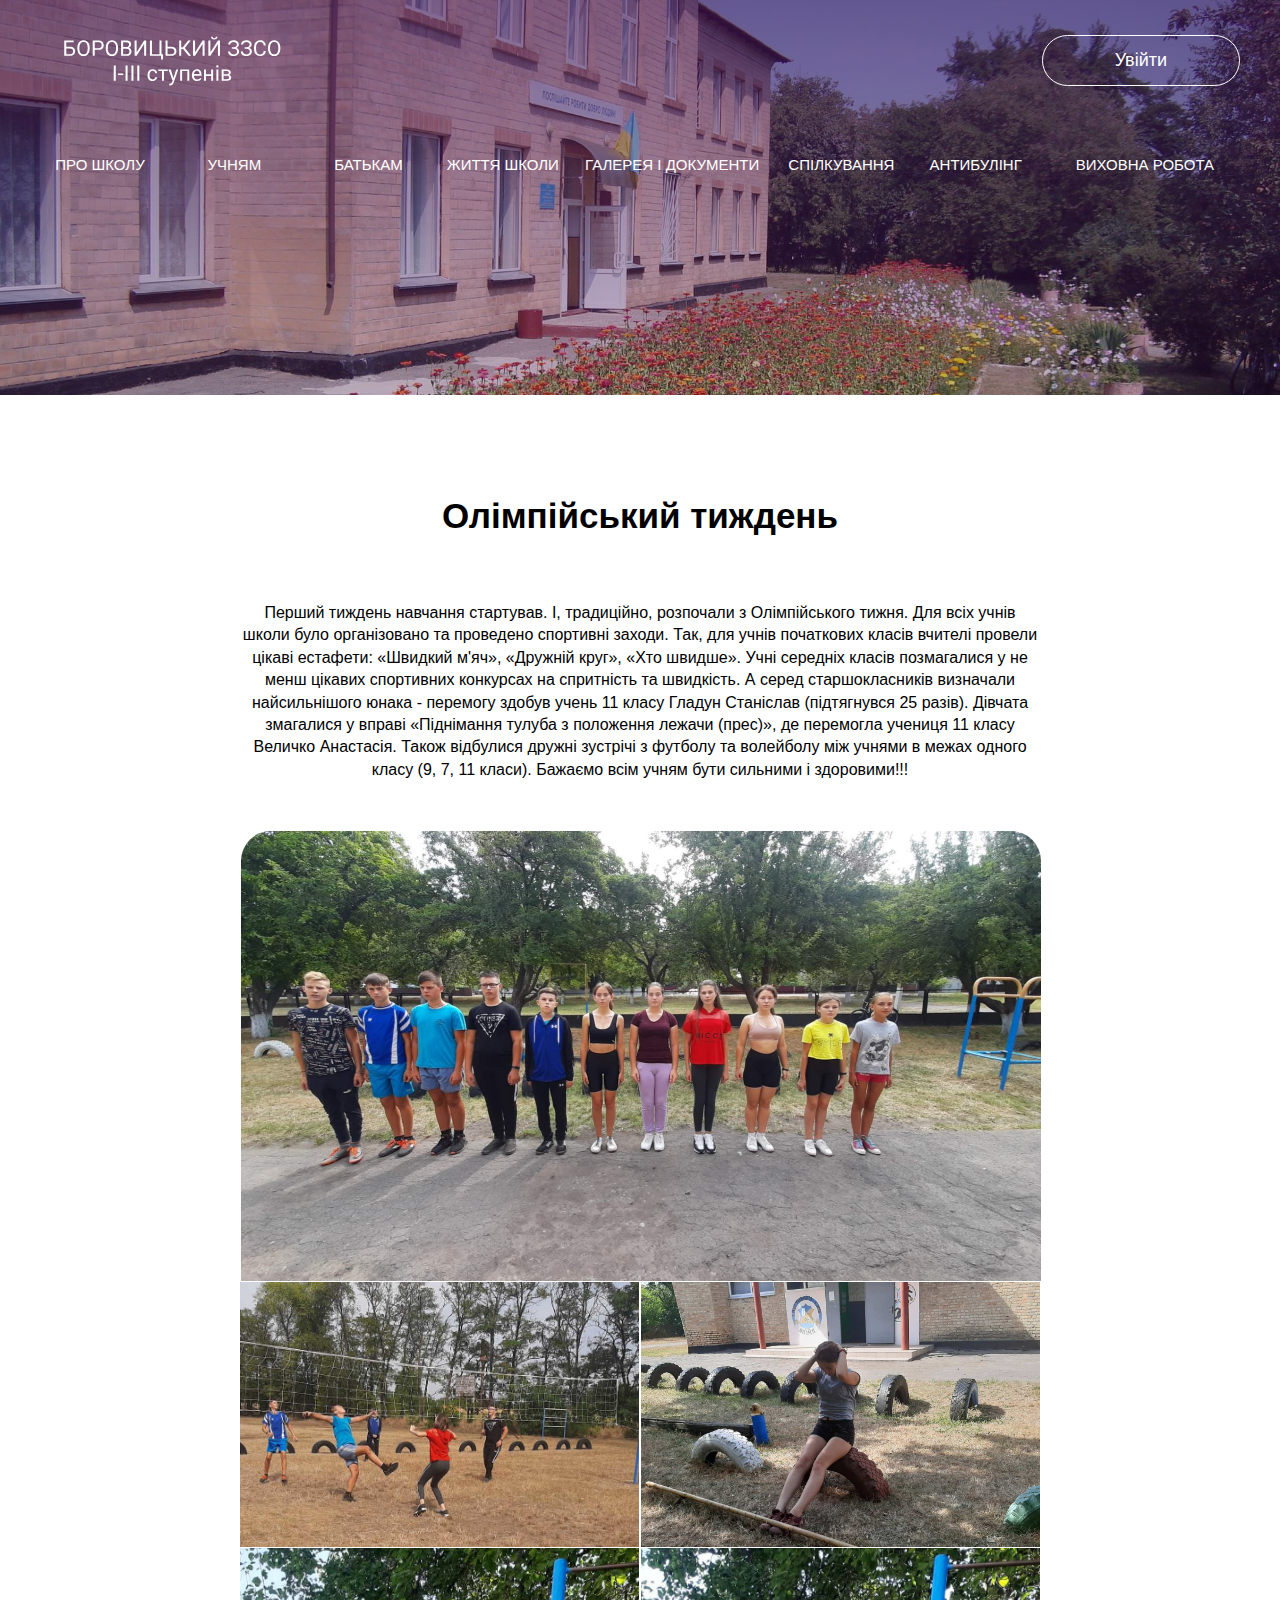
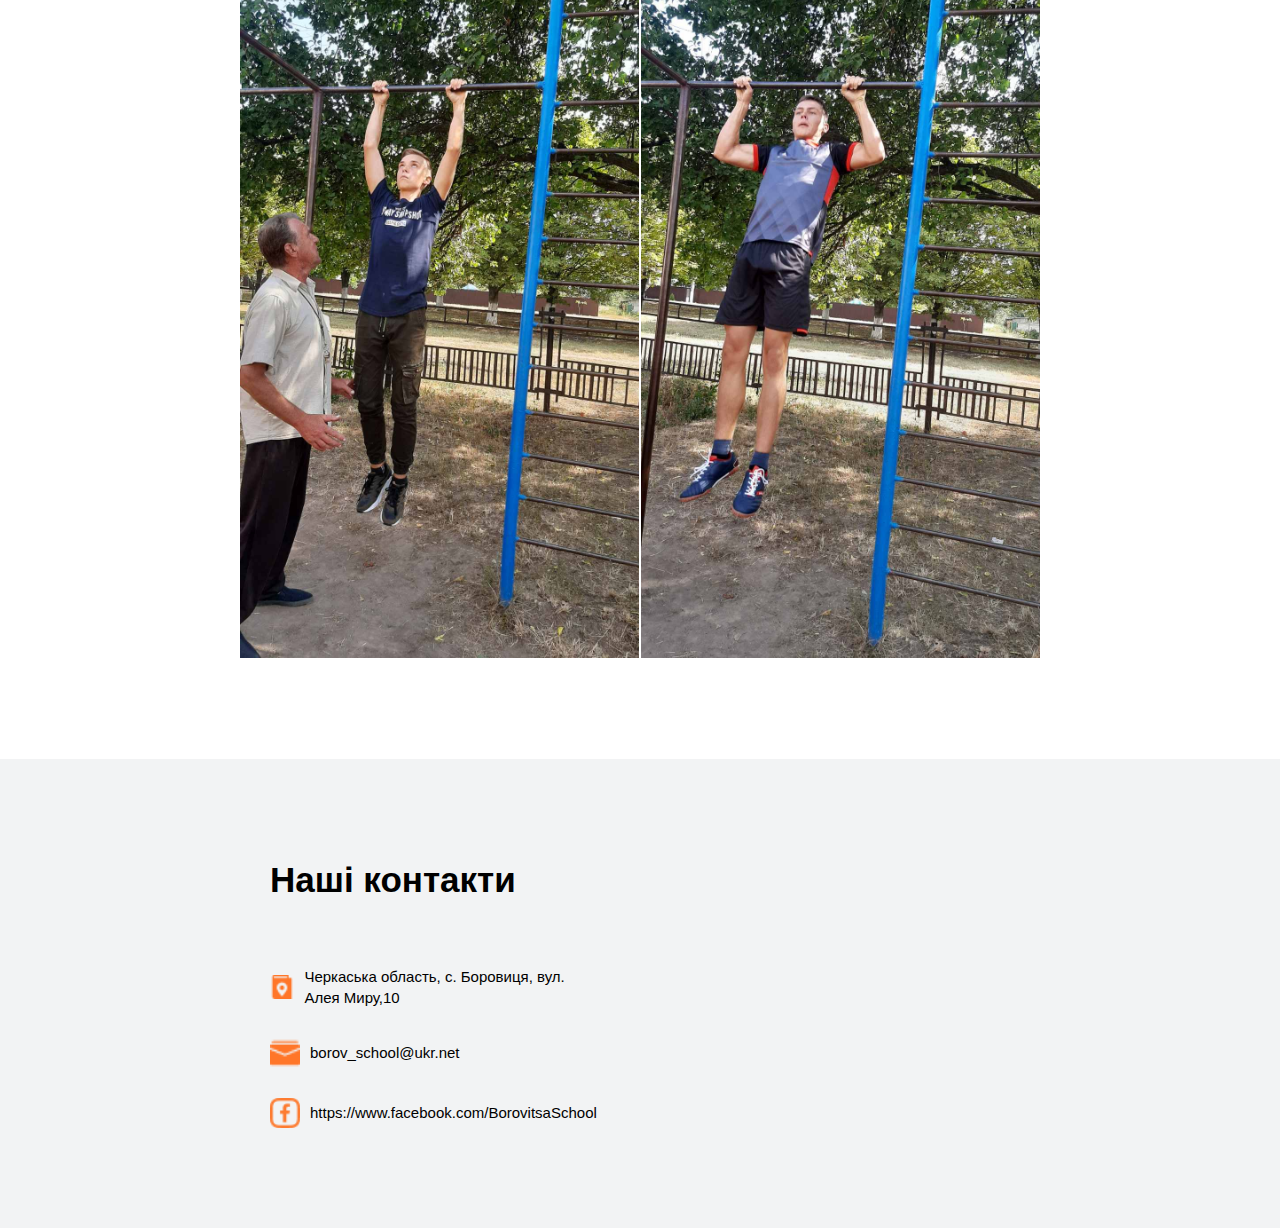
<file: links/news/details/Sport week/sport_week.html>
<!DOCTYPE html>
<html lang="en">
<head>
    <meta charset="UTF-8">
    <meta name="viewport" content="width=device-width, initial-scale=1.0">
    <link rel="stylesheet" href="../../../../css/main.css">
    <link rel="stylesheet" href="../../../../css/details.css">
    <title>Всі новини</title>
</head>
<body>
    <header class="header header_cut" id = "header">
        <div class="container container_broad">
            <nav class = "navigation">
                <a href="#" class="logo"></a>
                <a href="#" class="login">Увійти</a>
            </nav>
            <div class="side">
                <ul class="menu">
                    <li class="menu__item menu__list">
                        <a href="#" class="menu__link" data-menu="about-school">Про школу</a>
                        <ul class="submenu" data-submenu="about-school">
                            <li class="submenu__item">
                                <a href="#" class="submenu__link">Основні відомості</a>
                            </li>
                            <li class="submenu__item">
                                <a href="#" class="submenu__link">Історія школи</a>
                            </li>
                            <li class="submenu__item">
                                <a href="#" class="submenu__link">Досягнення</a>
                            </li>
                            <li class="submenu__item">
                                <a href="#" class="submenu__link">Символіка школи</a>
                            </li>
                            <li class="submenu__item">
                                <a href="#" class="submenu__link">Склад шкільного колективу</a>
                            </li>
                            <li class="submenu__item">
                                <a href="#" class="submenu__link">Контакти</a>
                            </li>
                        </ul>
                    </li>
                    <li class="menu__item menu__list">
                        <a href="#" class="menu__link" data-menu="pupils">Учням</a>
                        <ul class="submenu submenu_broad" data-submenu="pupils">
                            <li class="submenu__item">
                                <a href="#" class="submenu__link">Правила внутрішнього розпорядку</a>
                            </li>
                            <li class="submenu__item">
                                <a href="#" class="submenu__link">Бібліотека</a>
                            </li>
                            <li class="submenu__item">
                                <a href="#" class="submenu__link">Дистанційна освіта</a>
                            </li>
                            <li class="submenu__item">
                                <a href="#" class="submenu__link">Атестація та ЗНО</a>
                            </li>
                            <li class="submenu__item">
                                <a href="#" class="submenu__link">Спорт та фізичний розвиток</a>
                            </li>
                            <li class="submenu__item">
                                <a href="#" class="submenu__link">Дошка пошани</a>
                            </li>
                        </ul>
                    </li>
                    <li class="menu__item menu__list">
                        <a href="#" class="menu__link" data-menu="parents">Батькам</a>
                        <ul class="submenu" data-submenu="parents">
                            <li class="submenu__item">
                                <a href="#" class="submenu__link">Поради психолога</a>
                            </li>
                            <li class="submenu__item">
                                <a href="#" class="submenu__link">Батьківські збори</a>
                            </li>
                            <li class="submenu__item">
                                <a href="#" class="submenu__link">Батьківський комітет</a>
                            </li>
                        </ul>
                    </li>
                    <li class="menu__item menu__list">
                        <a href="#" class="menu__link" data-menu="school-life">Життя школи</a>
                        <ul class="submenu" data-submenu="school-life">
                            <li class="submenu__item">
                                <a href="#" class="submenu__link">
                                    Свята та пам'ятні дати
                                </a>
                            </li>
                            <li class="submenu__item">
                                <a href="#" class="submenu__link">
                                    Конкурси та олімпіади
                                </a>
                            </li>
                            <li class="submenu__item">
                                <a href="#" class="submenu__link">
                                    Музей
                                </a>
                            </li>
                            <li class="submenu__item">
                                <a href="#" class="submenu__link">
                                    Творчі колективи та команди
                                </a>
                            </li>
                            <li class="submenu__item">
                                <a href="#" class="submenu__link">
                                    Подорожі і табори
                                </a>
                            </li>
                        </ul>
                    </li>
                    <li class="menu__item menu__list">
                        <a href="#" class="menu__link menu__link_big" data-menu="gallery">Галерея і документи</a>
                        <ul class="submenu submenu_broad" data-submenu="gallery">
                            <li class="submenu__item">
                                <a href="#" class="submenu__link">Фото</a>
                            </li>
                            <li class="submenu__item">
                                <a href="#" class="submenu__link">Відео</a>
                            </li>
                            <li class="submenu__item">
                                <a href="#" class="submenu__link">Аудіо</a>
                            </li>
                            <li class="submenu__item">
                                <a href="#" class="submenu__link">Нормативні документи</a>
                            </li>
                            <li class="submenu__item">
                                <a href="#" class="submenu__link">Файловий архів</a>
                            </li>
                        </ul>
                    </li>
                    <li class="menu__item menu__list">
                        <a href="#" class="menu__link" data-menu="communication">Спілкування</a>
                        <ul class="submenu" data-submenu="communication">
                            <li class="submenu__item">
                                <a href="#" class="submenu__link">Форма зворотнього зв&#039;язку</a>
                            </li>
                            <li class="submenu__item">
                                <a href="#" class="submenu__link">Чат</a>
                            </li>
                            <li class="submenu__item">
                                <a href="#" class="submenu__link">Форум</a>
                            </li>
                        </ul>
                    </li>
                    <li class="menu__item menu__list">
                        <a href="#" class="menu__link" data-menu="antibullying">Антибулінг</a>
                        <ul class="submenu submenu_big" data-submenu="antibullying">
                            <li class="submenu__item">
                                <a href="#" class="submenu__link">План заходів протидії булінгу</a>
                            </li>
                            <li class="submenu__item">
                                <a href="#" class="submenu__link">Нормативні документи щодо профілактики булінгу</a>
                            </li>
                            <li class="submenu__item">
                                <a href="#" class="submenu__link">Порядок розгляду випадків булінгу</a>
                            </li>
                        </ul>
                    </li>
                    <li class="menu__item menu__list">
                        <a href="#" class="menu__link menu__link_big" data-menu="educational work">Виховна робота</a>
                        <ul class="submenu submenu_broad" data-submenu="educational work">
                            <li class="submenu__item">
                                <a href="#" class="submenu__link">Патріотичне виховання</a>
                            </li>
                            <li class="submenu__item">
                                <a href="#" class="submenu__link">Календар пам&#039;ятних дат</a>
                            </li>
                            <li class="submenu__item">
                                <a href="#" class="submenu__link">Пам&#039;ятки для учнів</a>
                            </li>
                            <li class="submenu__item">
                                <a href="#" class="submenu__link">Поради батькам</a>
                            </li>
                            <li class="submenu__item">
                                <a href="#" class="submenu__link">Превентивне виховання</a>
                            </li>
                            <li class="submenu__item">
                                <a href="#" class="submenu__link">Шкільний парламент</a>
                            </li>
                        </ul>
                    </li>
                </ul>
            </div>
        </div>
    </header>
    <section class="news-details" id = "news-details">
        <div class="container">
            <h2 class="section-title">Олімпійський тиждень</h2>
            <div class="content">
                <p class="content__text new__text">
                    Перший тиждень навчання стартував. І, традиційно, розпочали з Олімпійського тижня. 
                    Для всіх учнів школи було організовано та проведено спортивні заходи. 
                    Так, для учнів початкових класів вчителі провели цікаві естафети: «Швидкий м'яч», 
                    «Дружній круг», «Хто швидше». Учні середніх класів позмагалися у не менш цікавих спортивних 
                    конкурсах на спритність та швидкість. А серед старшокласників визначали найсильнішого юнака - 
                    перемогу здобув учень 11 класу Гладун Станіслав (підтягнувся 25 разів). Дівчата змагалися у 
                    вправі «Піднімання тулуба з положення лежачи (прес)», де перемогла учениця 11 класу 
                    Величко Анастасія. Також відбулися дружні зустрічі з футболу та волейболу між учнями 
                    в межах одного класу (9, 7, 11 класи). Бажаємо всім учням бути сильними і здоровими!!!
                </p>
                <div class="content__gallery">
                    <img class="content__img" src="img/photo1.jpg" alt="Олімпійський тиждень">
                    <img class="content__img" src="img/photo4.jpg" alt="Олімпійський тиждень">
                    <img class="content__img" src="img/photo5.jpg" alt="Олімпійський тиждень">
                    <img class="content__img content__img_full" src="img/photo3.jpg" alt="Олімпійський тиждень">
                    <img class="content__img content__img_full" src="img/photo2.jpg" alt="Олімпійський тиждень">
                </div>
            </div>
        </div>
    </section>
    <footer class="footer">
        <div class="footer-content">
            <h2 class="section-title footer-title">Наші контакти</h2>
                <ul class="contact">
                   <li class="contact__item">
                       <div class="contact__img-adress"></div>
                        <p class="contact__link">Черкаська область, с. Боровиця, вул. Алея Миру,10</p>
                   </li>
                   <li class="contact__item">
                        <div class="contact__img-mail"></div>
                        <a href="borov_school@ukr.net" class="contact__link">borov_school@ukr.net</a>
                    </li>
                    <li class="contact__item">
                        <div class="contact__img-site"></div>
                        <!--noindex-->
                        <a href="https://www.facebook.com/BorovitsaSchool" target = "blank" rel = "nofollow  noopener noreferrer" class="contact__link">
                            https://www.facebook.com/BorovitsaSchool
                        </a>
                        <!--/noindex-->
                    </li>
                </ul>
            </div>
            <iframe id = "map" src="https://www.google.com/maps/embed?pb=!1m18!1m12!1m3!1d3097.7520426415927!2d32.48716203659278!3d49.24060147838051!2m3!1f0!2f0!3f0!3m2!1i1024!2i768!4f13.1!3m3!1m2!1s0x40d1296e0e7bff3b%3A0x1adaf7f853939d52!2z0LLRg9C7LiDQkNC70LXRjyDQnNC40YDRgywg0JHQvtGA0L7QstC40YbRjywg0KfQtdGA0LrQsNGB0YzQutCwINC-0LHQu9Cw0YHRgtGMLCAyMDkyMQ!5e0!3m2!1sru!2sua!4v1604316653097!5m2!1sru!2sua" width="800" height="450" frameborder="0" style="border:0;" allowfullscreen="" aria-hidden="false" tabindex="0" ></iframe>
    </footer>
</body>
</html>
</file>
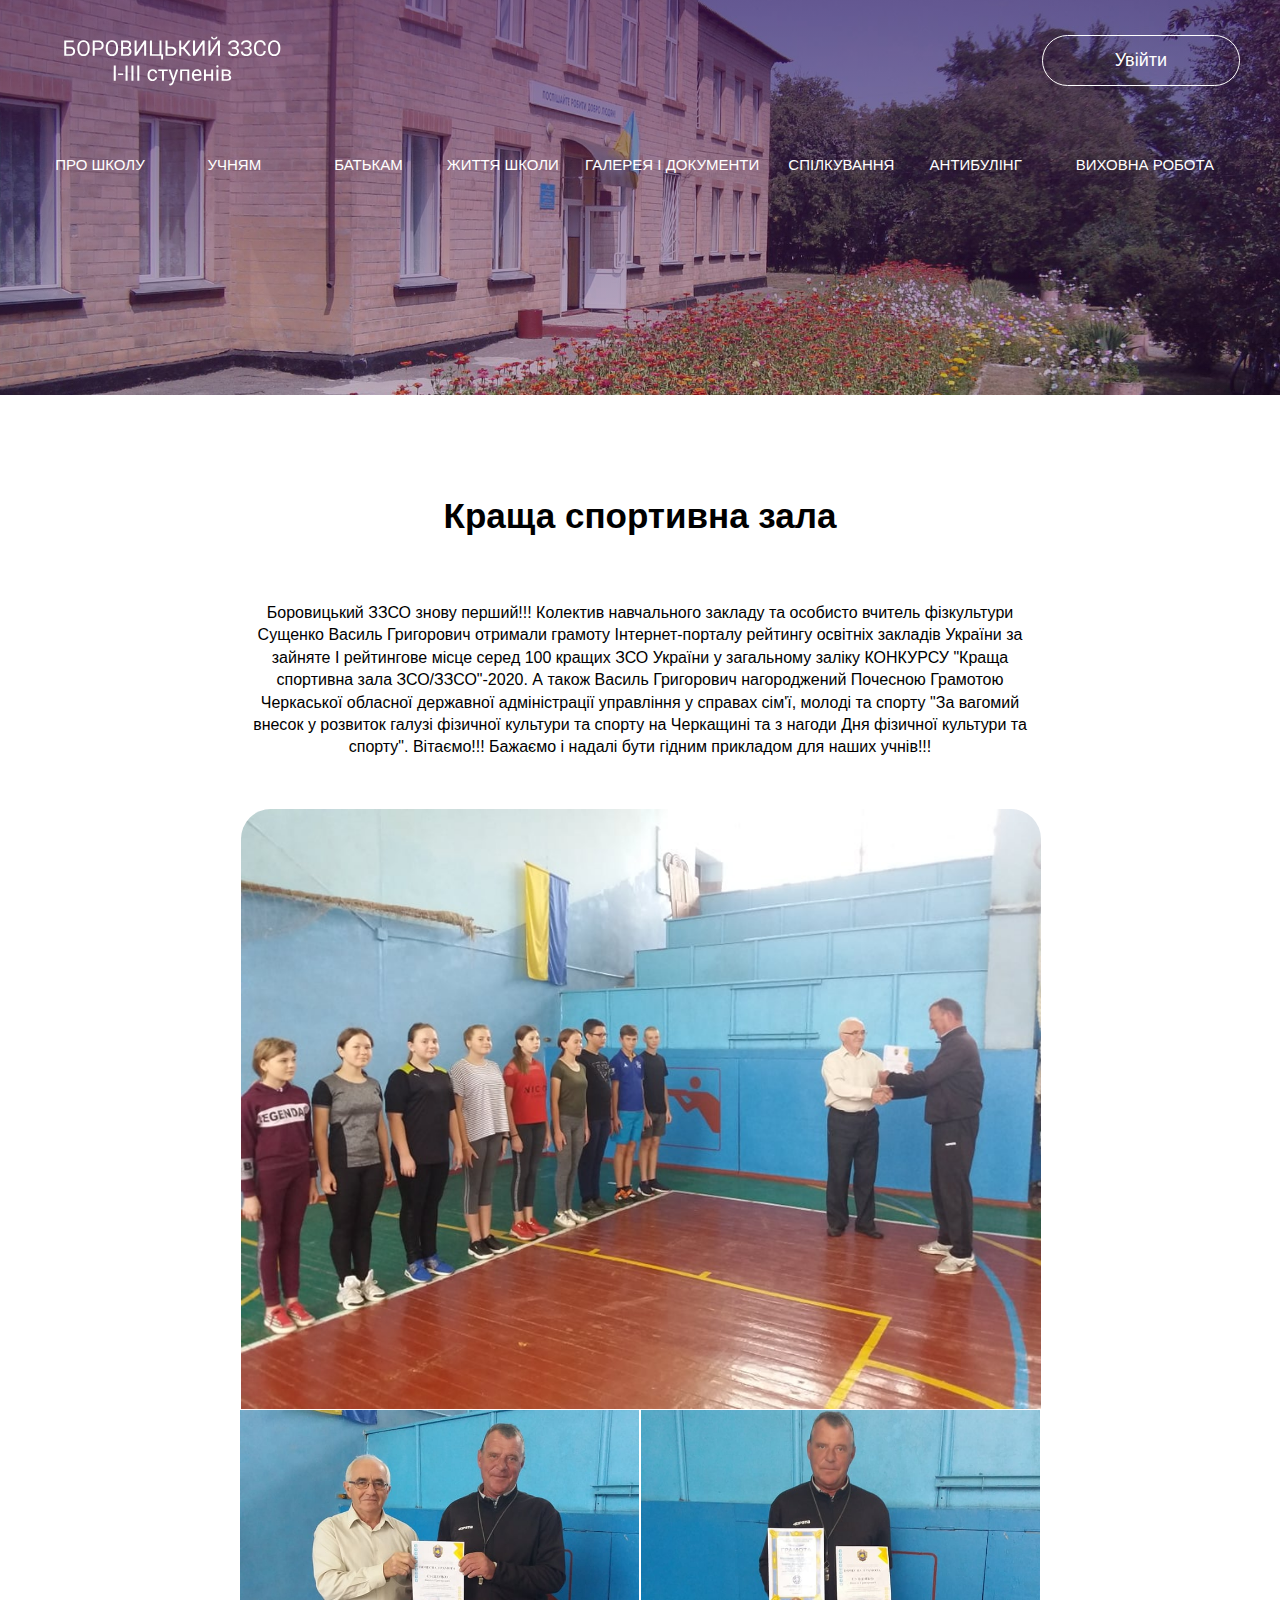
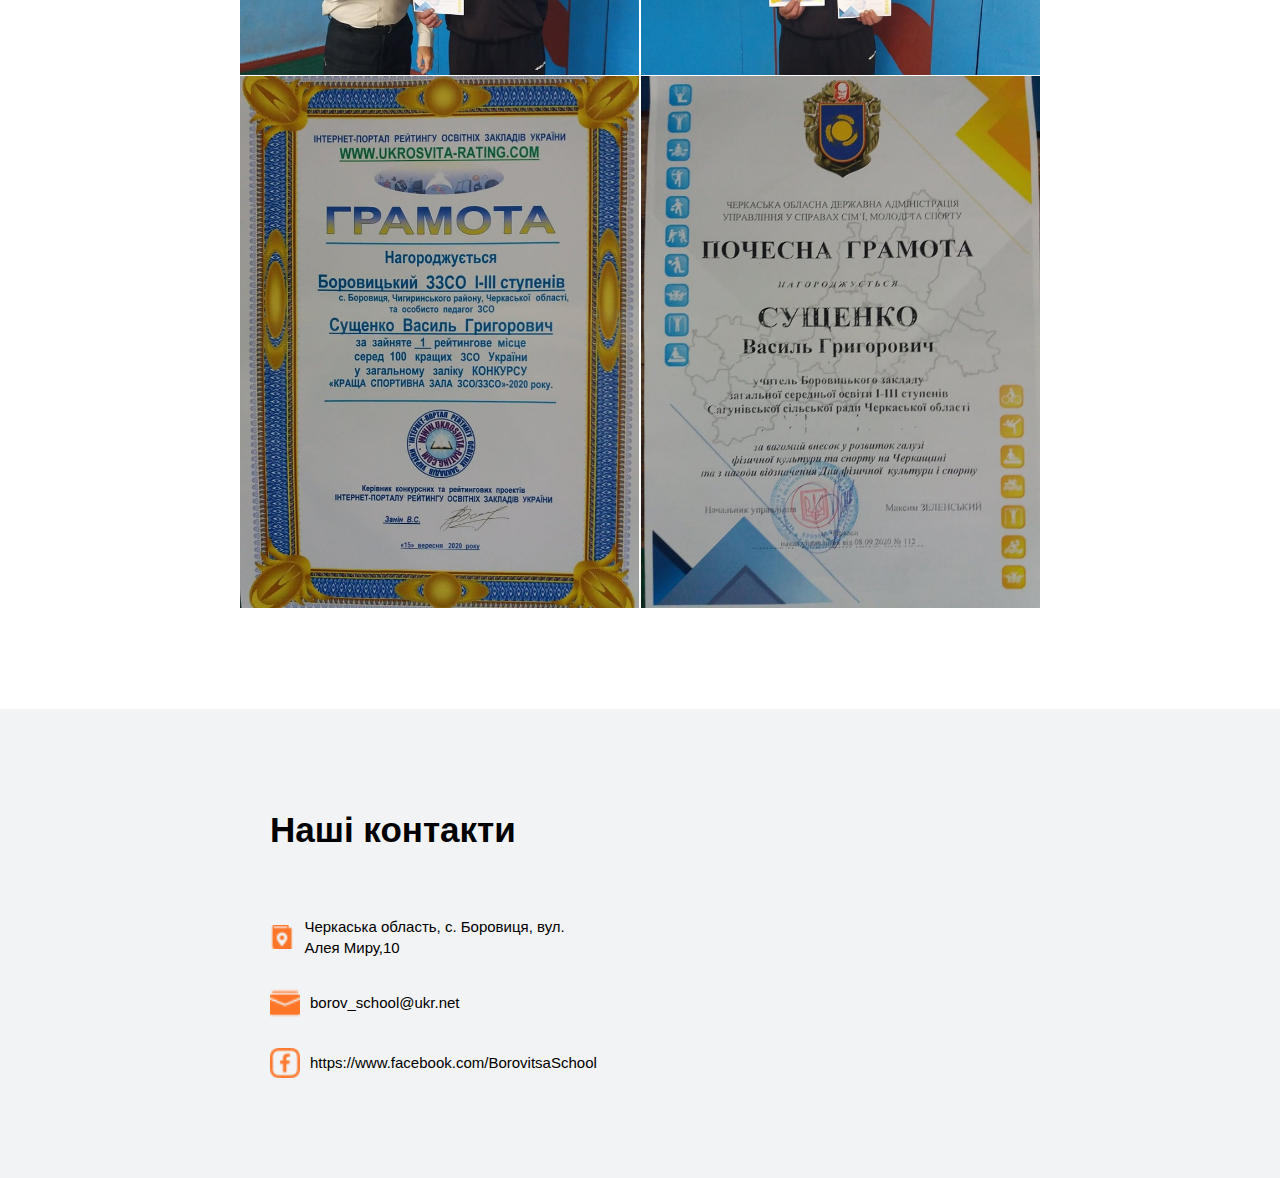
<file: links/news/details/The gym is the best/gym.html>
<!DOCTYPE html>
<html lang="en">
<head>
    <meta charset="UTF-8">
    <meta name="viewport" content="width=device-width, initial-scale=1.0">
    <link rel="stylesheet" href="../../../../css/main.css">
    <link rel="stylesheet" href="../../../../css/details.css">
    <title>Всі новини</title>
</head>
<body>
    <header class="header header_cut" id = "header">
        <div class="container container_broad">
            <nav class = "navigation">
                <a href="#" class="logo"></a>
                <a href="#" class="login">Увійти</a>
            </nav>
            <div class="side">
                <ul class="menu">
                    <li class="menu__item menu__list">
                        <a href="#" class="menu__link" data-menu="about-school">Про школу</a>
                        <ul class="submenu" data-submenu="about-school">
                            <li class="submenu__item">
                                <a href="#" class="submenu__link">Основні відомості</a>
                            </li>
                            <li class="submenu__item">
                                <a href="#" class="submenu__link">Історія школи</a>
                            </li>
                            <li class="submenu__item">
                                <a href="#" class="submenu__link">Досягнення</a>
                            </li>
                            <li class="submenu__item">
                                <a href="#" class="submenu__link">Символіка школи</a>
                            </li>
                            <li class="submenu__item">
                                <a href="#" class="submenu__link">Склад шкільного колективу</a>
                            </li>
                            <li class="submenu__item">
                                <a href="#" class="submenu__link">Контакти</a>
                            </li>
                        </ul>
                    </li>
                    <li class="menu__item menu__list">
                        <a href="#" class="menu__link" data-menu="pupils">Учням</a>
                        <ul class="submenu submenu_broad" data-submenu="pupils">
                            <li class="submenu__item">
                                <a href="#" class="submenu__link">Правила внутрішнього розпорядку</a>
                            </li>
                            <li class="submenu__item">
                                <a href="#" class="submenu__link">Бібліотека</a>
                            </li>
                            <li class="submenu__item">
                                <a href="#" class="submenu__link">Дистанційна освіта</a>
                            </li>
                            <li class="submenu__item">
                                <a href="#" class="submenu__link">Атестація та ЗНО</a>
                            </li>
                            <li class="submenu__item">
                                <a href="#" class="submenu__link">Спорт та фізичний розвиток</a>
                            </li>
                            <li class="submenu__item">
                                <a href="#" class="submenu__link">Дошка пошани</a>
                            </li>
                        </ul>
                    </li>
                    <li class="menu__item menu__list">
                        <a href="#" class="menu__link" data-menu="parents">Батькам</a>
                        <ul class="submenu" data-submenu="parents">
                            <li class="submenu__item">
                                <a href="#" class="submenu__link">Поради психолога</a>
                            </li>
                            <li class="submenu__item">
                                <a href="#" class="submenu__link">Батьківські збори</a>
                            </li>
                            <li class="submenu__item">
                                <a href="#" class="submenu__link">Батьківський комітет</a>
                            </li>
                        </ul>
                    </li>
                    <li class="menu__item menu__list">
                        <a href="#" class="menu__link" data-menu="school-life">Життя школи</a>
                        <ul class="submenu" data-submenu="school-life">
                            <li class="submenu__item">
                                <a href="#" class="submenu__link">
                                    Свята та пам'ятні дати
                                </a>
                            </li>
                            <li class="submenu__item">
                                <a href="#" class="submenu__link">
                                    Конкурси та олімпіади
                                </a>
                            </li>
                            <li class="submenu__item">
                                <a href="#" class="submenu__link">
                                    Музей
                                </a>
                            </li>
                            <li class="submenu__item">
                                <a href="#" class="submenu__link">
                                    Творчі колективи та команди
                                </a>
                            </li>
                            <li class="submenu__item">
                                <a href="#" class="submenu__link">
                                    Подорожі і табори
                                </a>
                            </li>
                        </ul>
                    </li>
                    <li class="menu__item menu__list">
                        <a href="#" class="menu__link menu__link_big" data-menu="gallery">Галерея і документи</a>
                        <ul class="submenu submenu_broad" data-submenu="gallery">
                            <li class="submenu__item">
                                <a href="#" class="submenu__link">Фото</a>
                            </li>
                            <li class="submenu__item">
                                <a href="#" class="submenu__link">Відео</a>
                            </li>
                            <li class="submenu__item">
                                <a href="#" class="submenu__link">Аудіо</a>
                            </li>
                            <li class="submenu__item">
                                <a href="#" class="submenu__link">Нормативні документи</a>
                            </li>
                            <li class="submenu__item">
                                <a href="#" class="submenu__link">Файловий архів</a>
                            </li>
                        </ul>
                    </li>
                    <li class="menu__item menu__list">
                        <a href="#" class="menu__link" data-menu="communication">Спілкування</a>
                        <ul class="submenu" data-submenu="communication">
                            <li class="submenu__item">
                                <a href="#" class="submenu__link">Форма зворотнього зв&#039;язку</a>
                            </li>
                            <li class="submenu__item">
                                <a href="#" class="submenu__link">Чат</a>
                            </li>
                            <li class="submenu__item">
                                <a href="#" class="submenu__link">Форум</a>
                            </li>
                        </ul>
                    </li>
                    <li class="menu__item menu__list">
                        <a href="#" class="menu__link" data-menu="antibullying">Антибулінг</a>
                        <ul class="submenu submenu_big" data-submenu="antibullying">
                            <li class="submenu__item">
                                <a href="#" class="submenu__link">План заходів протидії булінгу</a>
                            </li>
                            <li class="submenu__item">
                                <a href="#" class="submenu__link">Нормативні документи щодо профілактики булінгу</a>
                            </li>
                            <li class="submenu__item">
                                <a href="#" class="submenu__link">Порядок розгляду випадків булінгу</a>
                            </li>
                        </ul>
                    </li>
                    <li class="menu__item menu__list">
                        <a href="#" class="menu__link menu__link_big" data-menu="educational work">Виховна робота</a>
                        <ul class="submenu submenu_broad" data-submenu="educational work">
                            <li class="submenu__item">
                                <a href="#" class="submenu__link">Патріотичне виховання</a>
                            </li>
                            <li class="submenu__item">
                                <a href="#" class="submenu__link">Календар пам&#039;ятних дат</a>
                            </li>
                            <li class="submenu__item">
                                <a href="#" class="submenu__link">Пам&#039;ятки для учнів</a>
                            </li>
                            <li class="submenu__item">
                                <a href="#" class="submenu__link">Поради батькам</a>
                            </li>
                            <li class="submenu__item">
                                <a href="#" class="submenu__link">Превентивне виховання</a>
                            </li>
                            <li class="submenu__item">
                                <a href="#" class="submenu__link">Шкільний парламент</a>
                            </li>
                        </ul>
                    </li>
                </ul>
            </div>
        </div>
    </header>
    <section class="news-details" id = "news-details">
        <div class="container">
            <h2 class="section-title">Краща спортивна зала</h2>
            <div class="content">
                <p class="content__text new__text">
                    Боровицький ЗЗСО знову перший!!!
                    Колектив навчального закладу та особисто вчитель фізкультури Сущенко Василь Григорович отримали грамоту Інтернет-порталу рейтингу освітніх закладів України за зайняте І рейтингове місце серед 100 кращих ЗСО України у загальному заліку КОНКУРСУ "Краща спортивна зала ЗСО/ЗЗСО"-2020.
                    А також Василь Григорович нагороджений Почесною Грамотою Черкаської обласної державної адміністрації управління у справах сім'ї, молоді та спорту "За вагомий внесок у розвиток галузі фізичної культури та спорту на Черкащині та з нагоди Дня фізичної культури та спорту". 
                    Вітаємо!!! Бажаємо і надалі бути гідним прикладом для наших учнів!!!
                </p>
                <div class="content__gallery">
                    <img class="content__img" src="img/photo3.jpg" alt="Краща спортивна зала">
                    <img class="content__img" src="img/photo4.jpg" alt="Краща спортивна зала">
                    <img class="content__img" src="img/photo5.jpg" alt="Краща спортивна зала">
                    <img class="content__img content__img_full" src="img/photo1.jpg" alt="Краща спортивна зала">
                    <img class="content__img content__img_full" src="img/photo2.jpg" alt="Краща спортивна зала">

                </div>
            </div>
        </div>
    </section>
    <footer class="footer">
        <div class="footer-content">
            <h2 class="section-title footer-title">Наші контакти</h2>
                <ul class="contact">
                   <li class="contact__item">
                       <div class="contact__img-adress"></div>
                        <p class="contact__link">Черкаська область, с. Боровиця, вул. Алея Миру,10</p>
                   </li>
                   <li class="contact__item">
                        <div class="contact__img-mail"></div>
                        <a href="borov_school@ukr.net" class="contact__link">borov_school@ukr.net</a>
                    </li>
                    <li class="contact__item">
                        <div class="contact__img-site"></div>
                        <!--noindex-->
                        <a href="https://www.facebook.com/BorovitsaSchool" target = "blank" rel = "nofollow  noopener noreferrer" class="contact__link">
                            https://www.facebook.com/BorovitsaSchool
                        </a>
                        <!--/noindex-->
                    </li>
                </ul>
            </div>
            <iframe id = "map" src="https://www.google.com/maps/embed?pb=!1m18!1m12!1m3!1d3097.7520426415927!2d32.48716203659278!3d49.24060147838051!2m3!1f0!2f0!3f0!3m2!1i1024!2i768!4f13.1!3m3!1m2!1s0x40d1296e0e7bff3b%3A0x1adaf7f853939d52!2z0LLRg9C7LiDQkNC70LXRjyDQnNC40YDRgywg0JHQvtGA0L7QstC40YbRjywg0KfQtdGA0LrQsNGB0YzQutCwINC-0LHQu9Cw0YHRgtGMLCAyMDkyMQ!5e0!3m2!1sru!2sua!4v1604316653097!5m2!1sru!2sua" width="800" height="450" frameborder="0" style="border:0;" allowfullscreen="" aria-hidden="false" tabindex="0" ></iframe>
    </footer>
</body>
</html>
</file>
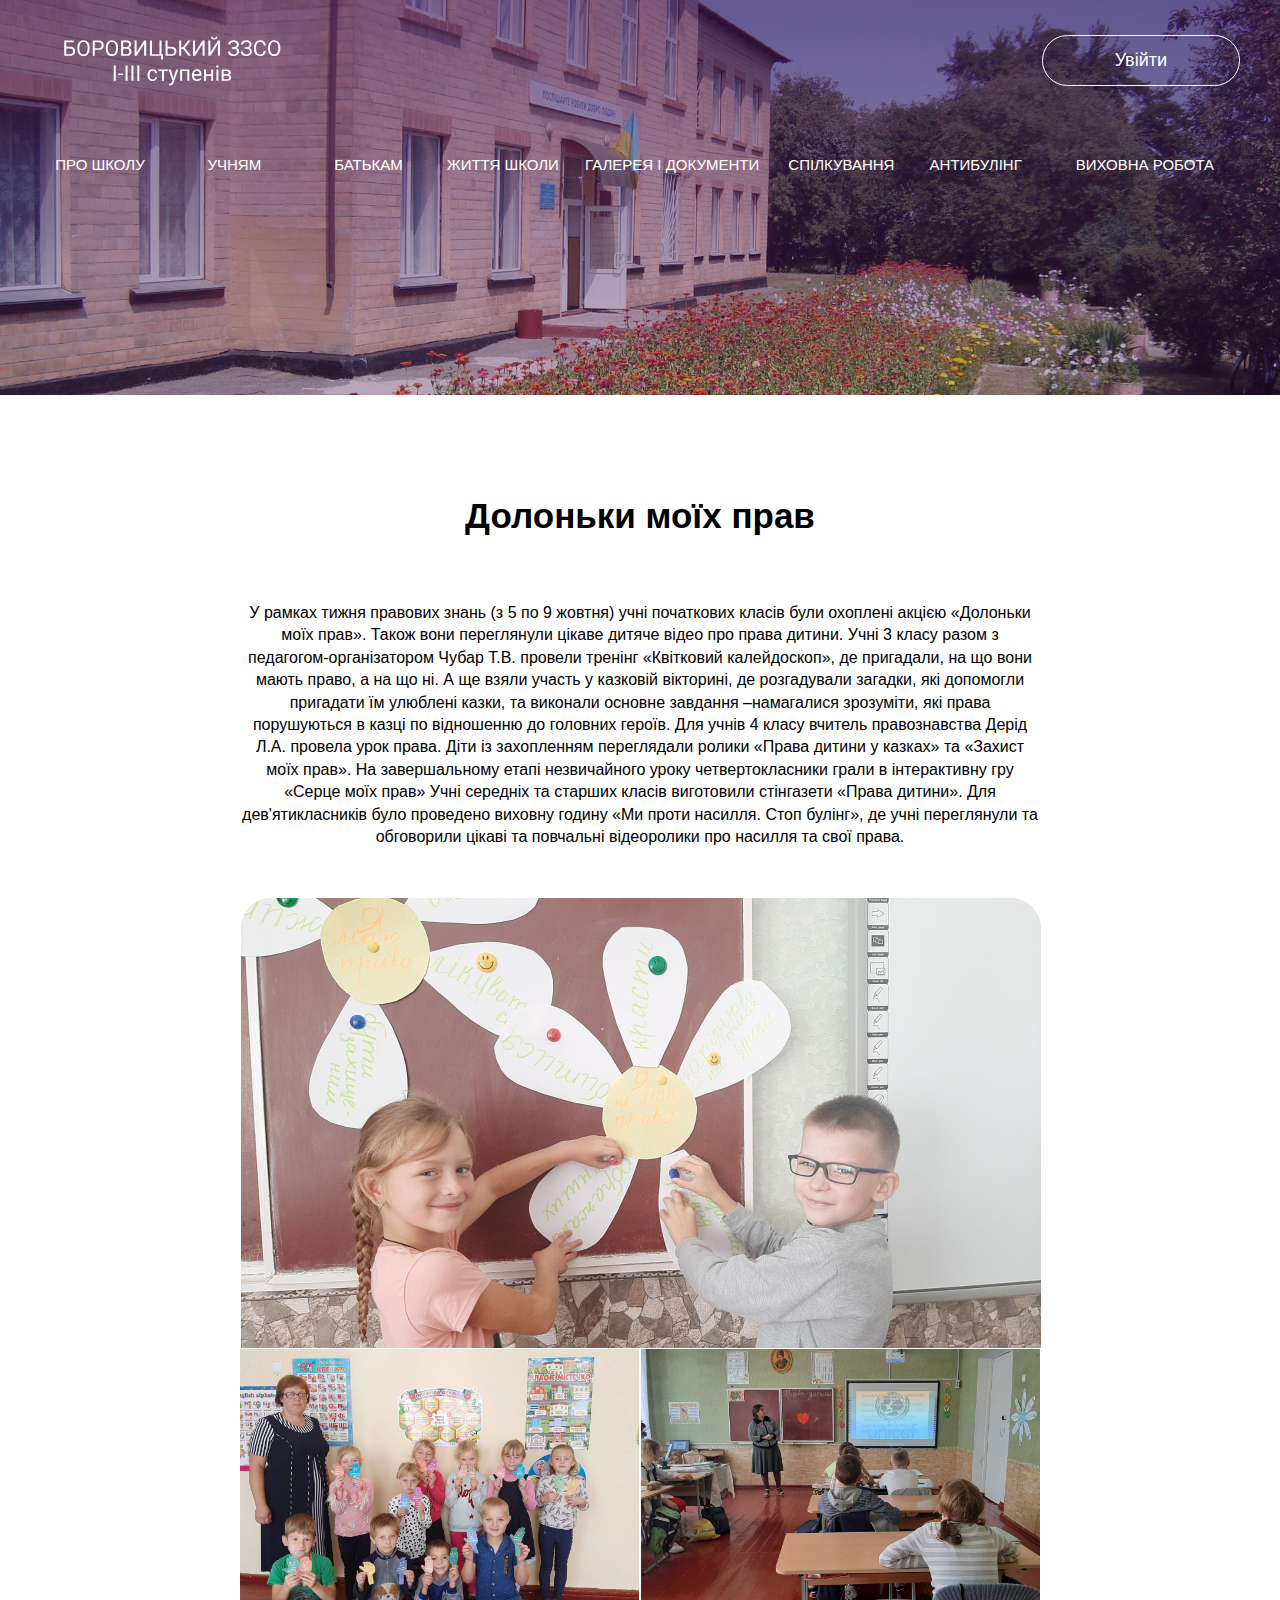
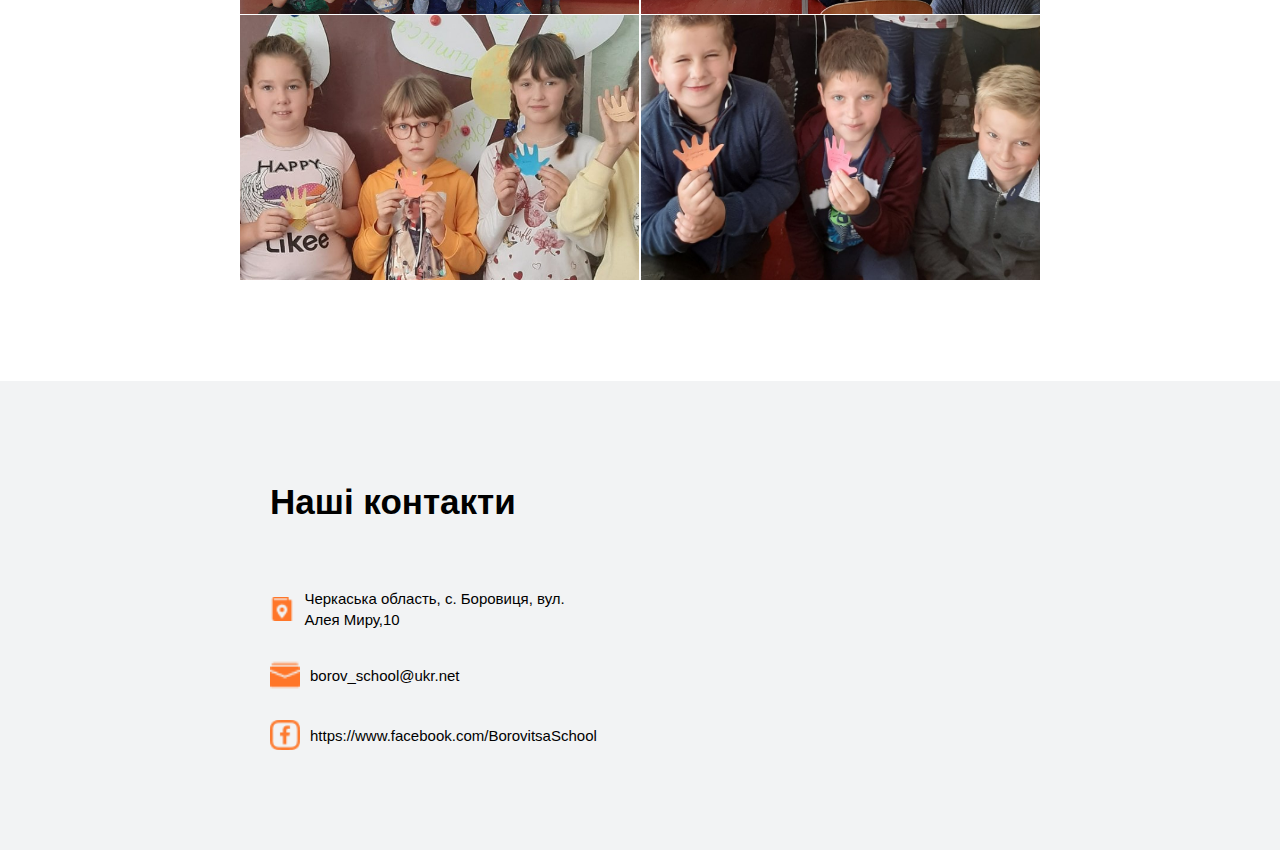
<file: links/news/details/The palms of my rights/laws.html>
<!DOCTYPE html>
<html lang="en">
<head>
    <meta charset="UTF-8">
    <meta name="viewport" content="width=device-width, initial-scale=1.0">
    <link rel="stylesheet" href="../../../../css/main.css">
    <link rel="stylesheet" href="../../../../css/details.css">
    <title>Всі новини</title>
</head>
<body>
    <header class="header header_cut" id = "header">
        <div class="container container_broad">
            <nav class = "navigation">
                <a href="#" class="logo"></a>
                <a href="#" class="login">Увійти</a>
            </nav>
            <div class="side">
                <ul class="menu">
                    <li class="menu__item menu__list">
                        <a href="#" class="menu__link" data-menu="about-school">Про школу</a>
                        <ul class="submenu" data-submenu="about-school">
                            <li class="submenu__item">
                                <a href="#" class="submenu__link">Основні відомості</a>
                            </li>
                            <li class="submenu__item">
                                <a href="#" class="submenu__link">Історія школи</a>
                            </li>
                            <li class="submenu__item">
                                <a href="#" class="submenu__link">Досягнення</a>
                            </li>
                            <li class="submenu__item">
                                <a href="#" class="submenu__link">Символіка школи</a>
                            </li>
                            <li class="submenu__item">
                                <a href="#" class="submenu__link">Склад шкільного колективу</a>
                            </li>
                            <li class="submenu__item">
                                <a href="#" class="submenu__link">Контакти</a>
                            </li>
                        </ul>
                    </li>
                    <li class="menu__item menu__list">
                        <a href="#" class="menu__link" data-menu="pupils">Учням</a>
                        <ul class="submenu submenu_broad" data-submenu="pupils">
                            <li class="submenu__item">
                                <a href="#" class="submenu__link">Правила внутрішнього розпорядку</a>
                            </li>
                            <li class="submenu__item">
                                <a href="#" class="submenu__link">Бібліотека</a>
                            </li>
                            <li class="submenu__item">
                                <a href="#" class="submenu__link">Дистанційна освіта</a>
                            </li>
                            <li class="submenu__item">
                                <a href="#" class="submenu__link">Атестація та ЗНО</a>
                            </li>
                            <li class="submenu__item">
                                <a href="#" class="submenu__link">Спорт та фізичний розвиток</a>
                            </li>
                            <li class="submenu__item">
                                <a href="#" class="submenu__link">Дошка пошани</a>
                            </li>
                        </ul>
                    </li>
                    <li class="menu__item menu__list">
                        <a href="#" class="menu__link" data-menu="parents">Батькам</a>
                        <ul class="submenu" data-submenu="parents">
                            <li class="submenu__item">
                                <a href="#" class="submenu__link">Поради психолога</a>
                            </li>
                            <li class="submenu__item">
                                <a href="#" class="submenu__link">Батьківські збори</a>
                            </li>
                            <li class="submenu__item">
                                <a href="#" class="submenu__link">Батьківський комітет</a>
                            </li>
                        </ul>
                    </li>
                    <li class="menu__item menu__list">
                        <a href="#" class="menu__link" data-menu="school-life">Життя школи</a>
                        <ul class="submenu" data-submenu="school-life">
                            <li class="submenu__item">
                                <a href="#" class="submenu__link">
                                    Свята та пам'ятні дати
                                </a>
                            </li>
                            <li class="submenu__item">
                                <a href="#" class="submenu__link">
                                    Конкурси та олімпіади
                                </a>
                            </li>
                            <li class="submenu__item">
                                <a href="#" class="submenu__link">
                                    Музей
                                </a>
                            </li>
                            <li class="submenu__item">
                                <a href="#" class="submenu__link">
                                    Творчі колективи та команди
                                </a>
                            </li>
                            <li class="submenu__item">
                                <a href="#" class="submenu__link">
                                    Подорожі і табори
                                </a>
                            </li>
                        </ul>
                    </li>
                    <li class="menu__item menu__list">
                        <a href="#" class="menu__link menu__link_big" data-menu="gallery">Галерея і документи</a>
                        <ul class="submenu submenu_broad" data-submenu="gallery">
                            <li class="submenu__item">
                                <a href="#" class="submenu__link">Фото</a>
                            </li>
                            <li class="submenu__item">
                                <a href="#" class="submenu__link">Відео</a>
                            </li>
                            <li class="submenu__item">
                                <a href="#" class="submenu__link">Аудіо</a>
                            </li>
                            <li class="submenu__item">
                                <a href="#" class="submenu__link">Нормативні документи</a>
                            </li>
                            <li class="submenu__item">
                                <a href="#" class="submenu__link">Файловий архів</a>
                            </li>
                        </ul>
                    </li>
                    <li class="menu__item menu__list">
                        <a href="#" class="menu__link" data-menu="communication">Спілкування</a>
                        <ul class="submenu" data-submenu="communication">
                            <li class="submenu__item">
                                <a href="#" class="submenu__link">Форма зворотнього зв&#039;язку</a>
                            </li>
                            <li class="submenu__item">
                                <a href="#" class="submenu__link">Чат</a>
                            </li>
                            <li class="submenu__item">
                                <a href="#" class="submenu__link">Форум</a>
                            </li>
                        </ul>
                    </li>
                    <li class="menu__item menu__list">
                        <a href="#" class="menu__link" data-menu="antibullying">Антибулінг</a>
                        <ul class="submenu submenu_big" data-submenu="antibullying">
                            <li class="submenu__item">
                                <a href="#" class="submenu__link">План заходів протидії булінгу</a>
                            </li>
                            <li class="submenu__item">
                                <a href="#" class="submenu__link">Нормативні документи щодо профілактики булінгу</a>
                            </li>
                            <li class="submenu__item">
                                <a href="#" class="submenu__link">Порядок розгляду випадків булінгу</a>
                            </li>
                        </ul>
                    </li>
                    <li class="menu__item menu__list">
                        <a href="#" class="menu__link menu__link_big" data-menu="educational work">Виховна робота</a>
                        <ul class="submenu submenu_broad" data-submenu="educational work">
                            <li class="submenu__item">
                                <a href="#" class="submenu__link">Патріотичне виховання</a>
                            </li>
                            <li class="submenu__item">
                                <a href="#" class="submenu__link">Календар пам&#039;ятних дат</a>
                            </li>
                            <li class="submenu__item">
                                <a href="#" class="submenu__link">Пам&#039;ятки для учнів</a>
                            </li>
                            <li class="submenu__item">
                                <a href="#" class="submenu__link">Поради батькам</a>
                            </li>
                            <li class="submenu__item">
                                <a href="#" class="submenu__link">Превентивне виховання</a>
                            </li>
                            <li class="submenu__item">
                                <a href="#" class="submenu__link">Шкільний парламент</a>
                            </li>
                        </ul>
                    </li>
                </ul>
            </div>
        </div>
    </header>
    <section class="news-details" id = "news-details">
        <div class="container">
            <h2 class="section-title">Долоньки моїх прав</h2>
            <div class="content">
                <p class="content__text new__text">
                    У рамках тижня правових знань (з 5 по 9 жовтня) учні початкових класів були охоплені акцією «Долоньки моїх прав». Також вони переглянули цікаве дитяче відео про права дитини. 
                    Учні 3 класу  разом з педагогом-організатором  Чубар Т.В. провели  тренінг «Квітковий калейдоскоп», де пригадали, на що вони мають право, а на що ні. А ще взяли участь у казковій вікторині, де  розгадували загадки, які допомогли пригадати їм улюблені казки, та виконали основне завдання –намагалися зрозуміти, які права порушуються в казці по відношенню до головних героїв.
                    Для учнів 4 класу вчитель правознавства Дерід Л.А. провела урок права. Діти із захопленням переглядали ролики «Права дитини у казках» та «Захист моїх прав». На завершальному етапі незвичайного уроку четвертокласники грали в інтерактивну гру «Серце моїх прав»
                    Учні середніх та старших класів виготовили стінгазети «Права
                    дитини». Для дев'ятикласників було проведено виховну годину «Ми проти насилля. Стоп булінг», де учні переглянули та обговорили цікаві та повчальні відеоролики про насилля та свої права.
                </p>
                <div class="content__gallery">
                    <img class="content__img" src="img/photo1.jpg" alt="День української писемності та мови">
                    <img class="content__img" src="img/photo3.jpg" alt="День української писемності та мови">
                    <img class="content__img" src="img/photo4.jpg" alt="День української писемності та мови">
                    <img class="content__img" src="img/photo6.jpg" alt="День української писемності та мови">
                    <img class="content__img" src="img/photo7.jpg" alt="День української писемності та мови">
                </div>
            </div>
        </div>
    </section>
    <footer class="footer">
        <div class="footer-content">
            <h2 class="section-title footer-title">Наші контакти</h2>
                <ul class="contact">
                   <li class="contact__item">
                       <div class="contact__img-adress"></div>
                        <p class="contact__link">Черкаська область, с. Боровиця, вул. Алея Миру,10</p>
                   </li>
                   <li class="contact__item">
                        <div class="contact__img-mail"></div>
                        <a href="borov_school@ukr.net" class="contact__link">borov_school@ukr.net</a>
                    </li>
                    <li class="contact__item">
                        <div class="contact__img-site"></div>
                        <!--noindex-->
                        <a href="https://www.facebook.com/BorovitsaSchool" target = "blank" rel = "nofollow  noopener noreferrer" class="contact__link">
                            https://www.facebook.com/BorovitsaSchool
                        </a>
                        <!--/noindex-->
                    </li>
                </ul>
            </div>
            <iframe id = "map" src="https://www.google.com/maps/embed?pb=!1m18!1m12!1m3!1d3097.7520426415927!2d32.48716203659278!3d49.24060147838051!2m3!1f0!2f0!3f0!3m2!1i1024!2i768!4f13.1!3m3!1m2!1s0x40d1296e0e7bff3b%3A0x1adaf7f853939d52!2z0LLRg9C7LiDQkNC70LXRjyDQnNC40YDRgywg0JHQvtGA0L7QstC40YbRjywg0KfQtdGA0LrQsNGB0YzQutCwINC-0LHQu9Cw0YHRgtGMLCAyMDkyMQ!5e0!3m2!1sru!2sua!4v1604316653097!5m2!1sru!2sua" width="800" height="450" frameborder="0" style="border:0;" allowfullscreen="" aria-hidden="false" tabindex="0" ></iframe>
    </footer>
</body>
</html>
</file>
<file: css/main.css>
/* ---- Спецификация ---- */

 body{
    margin: 0;
    padding: 0;
    font-size: 16px;
    font-weight: 400;
    font-family: 'Roboto', sans-serif;
    color: #000;
}

*{
    box-sizing: border-box;
}

h1, h2, h3, h4, h5, h6{
    margin: 0;
    padding: 0;
    line-height: 1.2em;
}

ul, li{
    list-style: none;
    margin: 0;
    padding: 0;
}

a{
    text-decoration: none;
    color:inherit;
    transition: all 0.5s ease;
}

img{
    max-width: 100%;
    object-fit: cover;
}

p{
    margin: 0;
    line-height: 1.4em;
}

:active, :hover, :focus {
    outline: 0;
    outline-offset: 0;
}

.btn{
    font-family: 'Roboto', sans-serif;
    color:#fff;
    background-color: #FA9334;
    display: block;
    font-size: 16px;
    border-radius: 35px;
    text-align: center;
    padding: 24px 74px;
}

.container{
    width: 1110px;
    margin: 0 auto;
}

.container_broad{
    width: 1200px;
    margin: 0 auto;
}

section{
    margin-top: 100px;
}

input, button{
    border: none;
    background-color: transparent;
    outline: none;
    font-family: inherit;
    padding: 0;
}

button{
    cursor: pointer;
}

h2{
    font-size: 35px;
    font-weight: 700;
    text-align: center;
    margin-bottom: 65px;
}

h3{
    font-size: 26px;
    font-weight: 700;
}

/*  Header */

.header{
    padding-top: 35px;
    padding-bottom: 259px;
    background: linear-gradient(180deg, rgba(58, 12, 80, 0.62) 0%, rgba(58, 12, 80, 0.3) 100%), url(../img/background.jpg) no-repeat center center/cover;
}

.header_cut{
    background: linear-gradient(180deg, rgba(58, 12, 80, 0.62) 0%, rgba(58, 12, 80, 0.3) 100%), url(../img/background_cut.jpg) no-repeat center center/cover;
    height: 395px;
}

.logo{
    display: block;
    width: 265px;
    height: 50px;
    background: url(../img/logo.svg) no-repeat center center/contain;
}

/* Меню */

.navigation{
    display: flex;
    justify-content: space-between;
    align-items: center;
}

/* Внешний вид меню */

.menu__link, .submenu__link{
    background-color: rgba(255, 255, 255, 0.8);
    color: #000;
    padding: 10px 0;
    display: block;
    border-bottom: 1px solid #666;
    transition: 0.5s all;
}  

.menu__link{
    height: 60px;
    background-color: rgba(0, 0, 0, 0);
    border-bottom: none;
    text-transform: uppercase;
    font-size: 15px;
    width: 120px;
    color: #fff;
}

.menu__link_big{
    width: 190px;
}

.menu__link,
.submenu__item:first-child .submenu__link{
    border-radius: 3px 3px 0 0;
}

.submenu__item:last-child .submenu__link{
    border-radius: 0 0 3px 3px;
}

.menu__item:last-child .menu__link,
.submenu__item:last-child .submenu__link{
    border-bottom: 0;
}

.side{
    margin:  60px 0px 142px;
    text-align: center;
}

.menu{
    display: flex;
    justify-content: space-between;
}


.submenu__link:hover{
    background-color: rgba(255, 255, 255, 0.9);
}

/* Всплывающие меню */

.menu__list{
    position: relative;
}

.submenu{
    position: absolute;
    width: 250px;
    opacity: 0;
    top: -9999em;
    transition: 0.7s opacity;
    border-top: 5px solid transparent;
}

.submenu_big{
    width: 300px;
}

.menu__list:hover .submenu{
    opacity: 1;
    top: 100%;
}

/* Вход на сайт */

.login{
    background: none;
    font-size: 18px;
    font-weight: 400;
    color: #fff;
    border: 1px solid #FFFFFF;
    border-radius: 30px;
    padding: 14px 72px;
}

.login:hover{
    color: #000;
    background: #fff;
}

/* Враппер */

.wrapper{
    margin: 15px auto;
    text-align: center;
}

.wrapper__title{
    font-size: 42px;
    color: #fff;
}

.wrapper__text{
    font-size: 19px;
    color: #fff;
    margin: 14px auto 0;
    display: block;
    width: 863px;
}

/* Новости */

.new__item{
    display: flex;
}

.new__item:not(:last-of-type){
    margin-bottom: 65px;
}

.new__img{
    width: 400px;
    height: 300px;
    border-radius: 30px;
}

.new__video{
    margin: 0 auto;
    margin-top: 65px;
}

.new__content{
    width: 100%;
    margin-left: 55px;
    margin-top: 15px;
    text-align: center;
}

.new__text{
    font-size: 16px;
    font-weight: 400;
    margin-top: 25px;
}

.new__link{
    color:blue;
}

.new__details{
    display: block;
    width: 200px;
    padding: 20px 0;
    text-align: center;
    margin: 45px auto 0;
    border: 1px solid #fff;
    transition: 0.5s all;
    font-weight: 700;
}

.new__details:hover{
    color: #FA9334;
    background-color: #fff;
    border: 1px solid #FA9334;
}

.all-news{
    width: 250px;
    margin: 65px auto 0;
    border: 1px solid #fff;
}

.all-news:hover{
    color: #FA9334;
    background-color: #fff;
    border: 1px solid #FA9334;
}

/* Слайдер */
.slider{
    max-width: 90%;
    /* Положение элемента устанавливается относительно его исходной позиции: */
    position: relative;
    /* Центрируем по горизонтали: */
    margin: auto;
    height: 434px;
}

/* Картинка масштабируется по отношению к родительскому элементу: */
.slider .item img {
    /* Элемент меняет размер так, чтобы заполнить блок и сохранить пропорции: */
    object-fit: cover;
    width: 100%;
    height: 434px;
}

/* Кнопки назад и вперёд: */
.slider .previous, .slider .next {
    /* Добавляет курсору иконку, когда тот оказывается над кнопкой: */
    cursor: pointer;
    /* Положение элемента задаётся относительно границ браузера: */
    position: absolute;
    top: 50%;
    width: auto;
    margin-top: -12px;
    padding: 16px;
    /* Оформление самих кнопок: */
    color: white;
    font-weight: bold;
    font-size: 16px;
    /* Плавное появление фона при наведении курсора: */
    transition: 0.6s ease;
    /* Скругление границ: */
    border-radius: 0 3px 3px 0;
}
.slider .next {
    right: 0;
    border-radius: 3px 0 0 3px;
}

/* При наведении курсора на кнопки добавляем фон кнопок: */
.slider .previous:hover,
.slider .next:hover {
    background-color: rgba(0, 0, 0, 0.2);
}

/* Анимация слайдов: */
.slider .item {
    animation-name: fade;
    animation-duration: 1.5s;
}
@keyframes fade {
    /* Устанавливаем и изменяем степень прозрачности: */
    from {
        opacity: 0.4
    }
    to {
        opacity: 1
    }
}

.social{
    display: flex;
    justify-content: space-between;
}

.link1{
    width: 228px;
    height: 100px;
    background: url(../img/liink1.svg) no-repeat center center/contain;
    display: block;
}

.link2{
    width: 200px;
    height: 100px;
    background: url(../img/liink2.svg) no-repeat center center/contain;
    display: block;
}

.link3{
    width: 228px;
    height: 100px;
    background: url(../img/link3.png) no-repeat center center/contain;
    display: block;
}

.link4{
    width: 194px;
    height: 100px;
    background: url(../img/link4.svg) no-repeat center center/contain;
    display: block;
}

.footer{
    background:  #F2F3F4;
    display: flex;
    margin-top: 100px;
}

.footer-title{
    text-align: left;
}

.footer-content{
    padding-top: 100px;
    margin: 0px 250px 100px 270px;
}

.contact__item{
    display:flex;
    align-items: center;
}

.contact__item:not(:last-of-type){
    margin-bottom: 30px;
}

.contact__img-adress{
    display: block;
    width: 30px;
    height: 30px;
    background: url(../img/adress.png) no-repeat center center/contain;
}

.contact__img-mail{
    display: block;
    width: 30px;
    height: 30px;
    background: url(../img/email.png) no-repeat center center/contain;
}

.contact__img-site{
    display: block;
    width: 30px;
    height: 30px;
    background: url(../img/facebook.png) no-repeat center center/contain;
}

.contact__link{
    margin-left: 10px;
    font-family: 'Roboto', sans-serif;
    font-size: 15px;
}
</file>
<file: css/details.css>
.content{
    width: 800px;
    text-align: center;
    margin: 0 auto;
}

.content__gallery{
    margin-top: 50px;
    display: flex;
    flex-wrap: wrap;
}

.content__img{
    width: 399px;
    height: 265px;
    margin-bottom: 1px;
}

.content__img:first-of-type{
    width: 100%;
    height: 60%;
    border-radius: 30px 30px 0 0;
}

.content__img:nth-of-type(2n){
    margin-right: 1px;
}

.content__img:nth-of-type(2n+1){
    margin-left: 1px;
}

.content__img:nth-of-type(6){
    border-radius: 0 0 0 20px;
}

.content__img:nth-of-type(7){
    border-radius: 0 0 20px 0;
}

.content__title{
    margin: 45px 0;
}

.content__img_full{
    height: 100%;
}

.content__img_big{
    height: 100%;
    width: 100%;
}
</file>
